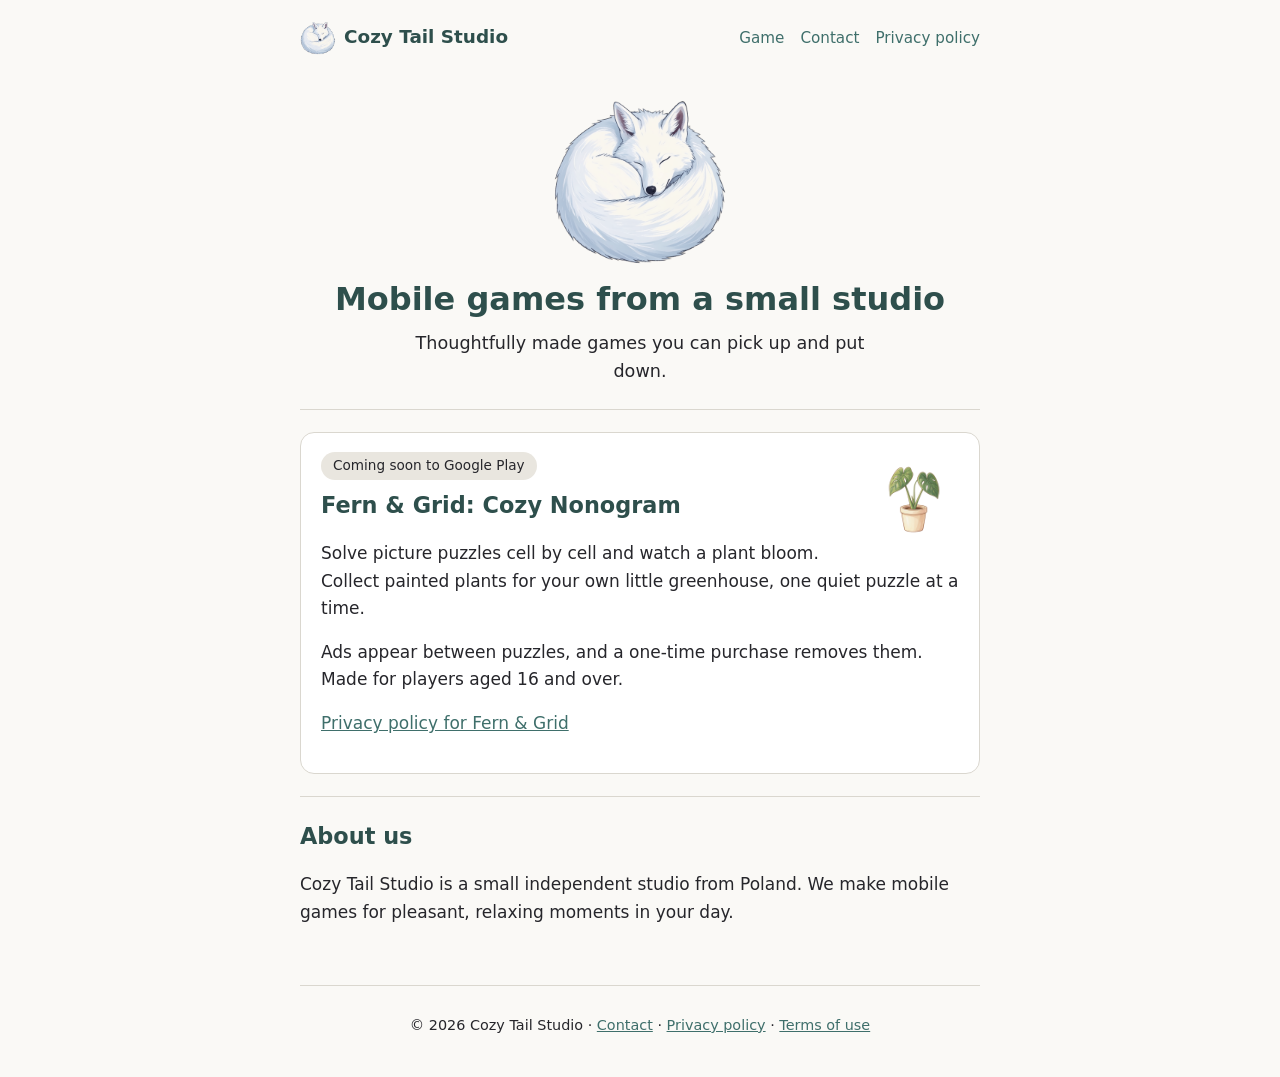
<file: index.html>
<!doctype html>
<html lang="en">
<head>
<meta charset="utf-8">
<meta name="viewport" content="width=device-width,initial-scale=1">
<title>Cozy Tail Studio - mobile games</title>
<meta name="description" content="Cozy Tail Studio makes mobile games. Home of Fern &amp; Grid: Cozy Nonogram.">
<link rel="icon" href="img/favicon.png">
<link rel="stylesheet" href="style.css">
</head>
<body>
<div class="wrap">
<header>
  <a class="brand" href="index.html"><img src="img/logo.png" alt="" style="height:36px;width:36px;vertical-align:middle;margin-right:8px">Cozy Tail Studio</a>
  <nav><a href="#game">Game</a><a href="contact.html">Contact</a><a href="privacy.html">Privacy policy</a></nav>
</header>

<div class="hero">
  <img src="img/logo.png" alt="Cozy Tail Studio logo: a sleeping white fox" style="width:180px;height:auto">
  <h1>Mobile games from a small studio</h1>
  <p>Thoughtfully made games you can pick up and put down.</p>
</div>

<section id="game">
  <div class="card">
    <img src="img/monstera.png" alt="" style="float:right;width:90px;margin:0 0 8px 12px"><span class="badge">Coming soon to Google Play</span>
    <h2>Fern &amp; Grid: Cozy Nonogram</h2>
    <p>Solve picture puzzles cell by cell and watch a plant bloom. Collect painted plants for your own little greenhouse, one quiet puzzle at a time.</p>
    <p>Ads appear between puzzles, and a one-time purchase removes them. Made for players aged 16 and over.</p>
    <p><a href="privacy.html">Privacy policy for Fern &amp; Grid</a></p>
  </div>
</section>

<section id="about">
  <h2>About us</h2>
  <p>Cozy Tail Studio is a small independent studio from Poland. We make mobile games for pleasant, relaxing moments in your day.</p>
</section>

<footer>&copy; 2026 Cozy Tail Studio &middot; <a href="contact.html">Contact</a> &middot; <a href="privacy.html">Privacy policy</a> &middot; <a href="terms.html">Terms of use</a></footer>
</div>
</body>
</html>
</file>
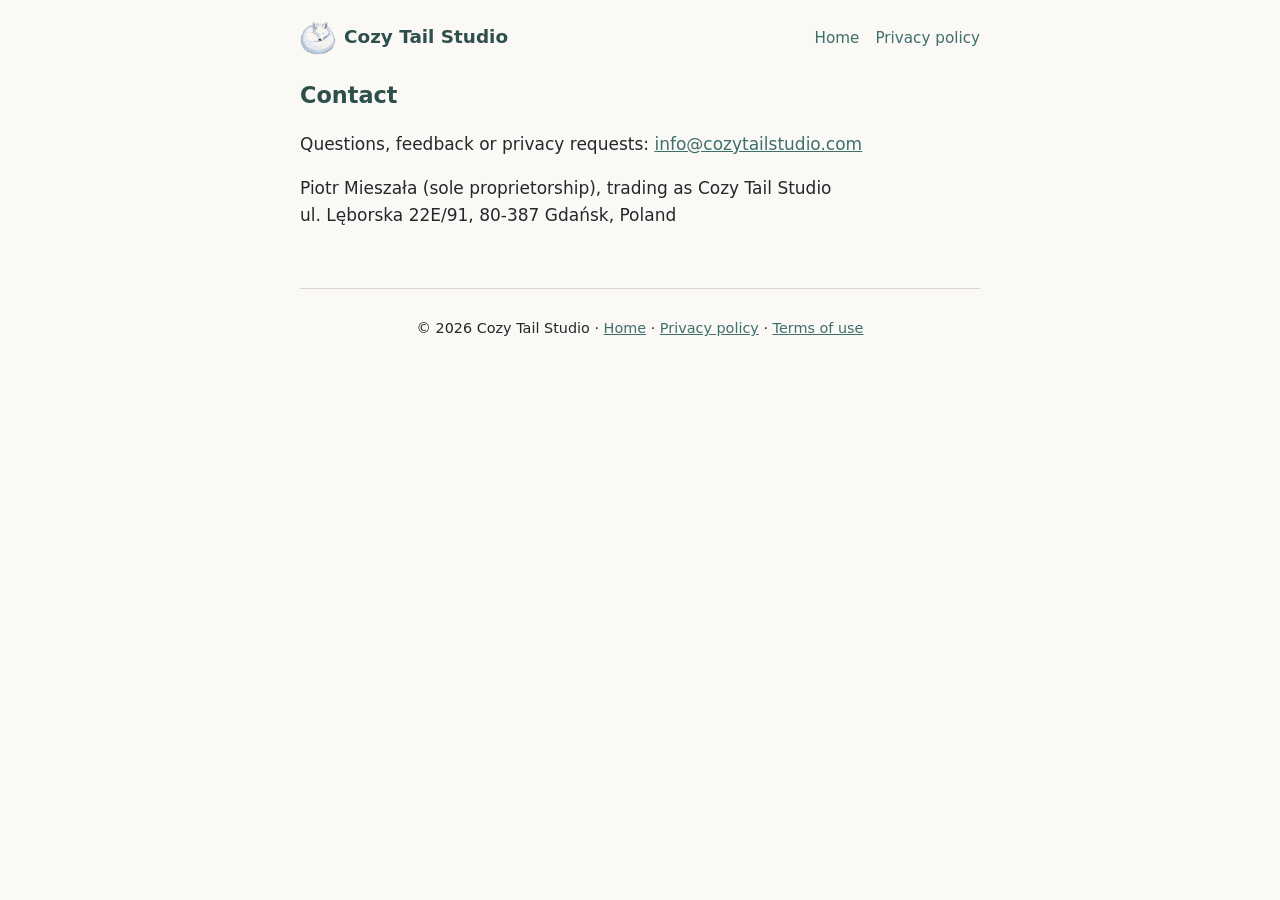
<file: contact.html>
<!doctype html>
<html lang="en">
<head>
<meta charset="utf-8">
<meta name="viewport" content="width=device-width,initial-scale=1">
<title>Contact - Cozy Tail Studio</title>
<link rel="icon" href="img/favicon.png">
<link rel="stylesheet" href="style.css">
</head>
<body>
<div class="wrap">
<header><a class="brand" href="index.html"><img src="img/logo.png" alt="" style="height:36px;width:36px;vertical-align:middle;margin-right:8px">Cozy Tail Studio</a><nav><a href="index.html">Home</a><a href="privacy.html">Privacy policy</a></nav></header>
<section style="border:0">
<h2>Contact</h2>
<p>Questions, feedback or privacy requests: <a href="mailto:info@cozytailstudio.com">info@cozytailstudio.com</a></p>
<p>Piotr Mieszała (sole proprietorship), trading as Cozy Tail Studio<br>ul. Lęborska 22E/91, 80-387 Gdańsk, Poland</p>
</section>
<footer>&copy; 2026 Cozy Tail Studio &middot; <a href="index.html">Home</a> &middot; <a href="privacy.html">Privacy policy</a> &middot; <a href="terms.html">Terms of use</a></footer>
</div></body></html>
</file>
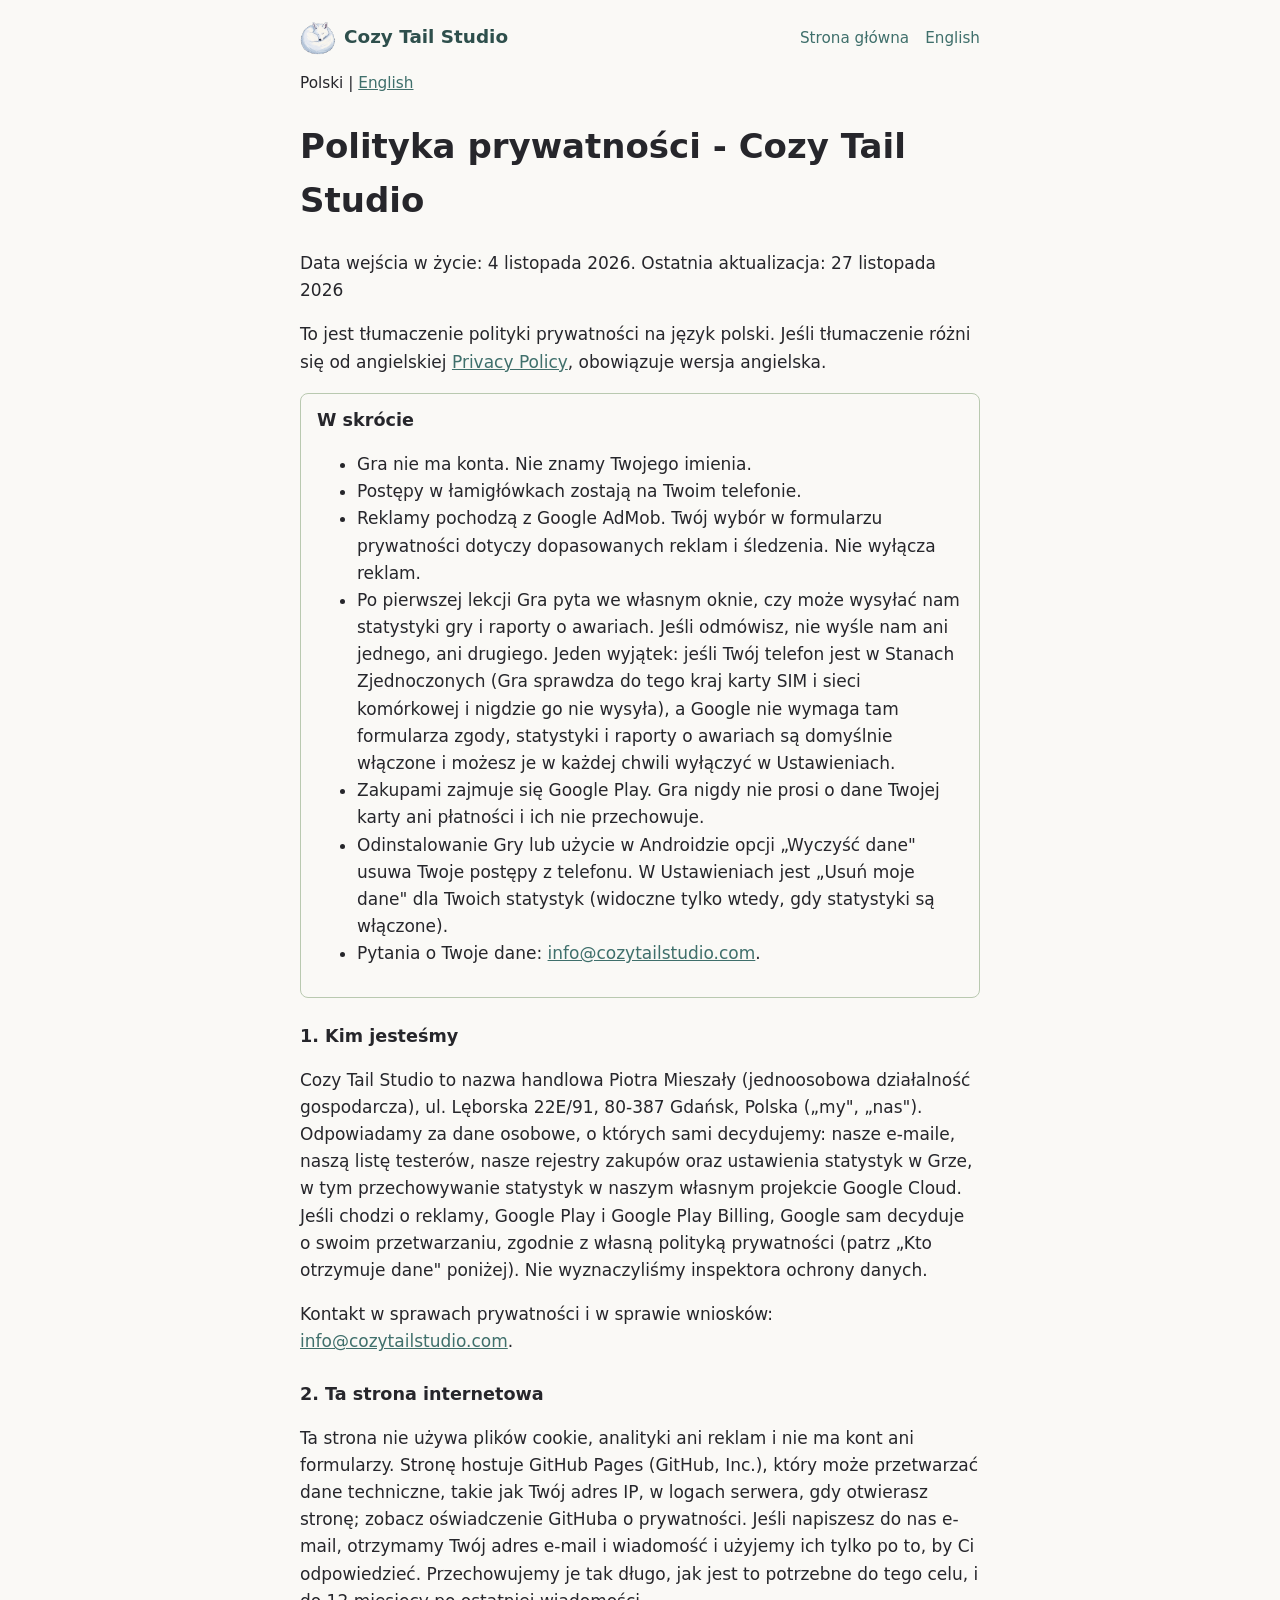
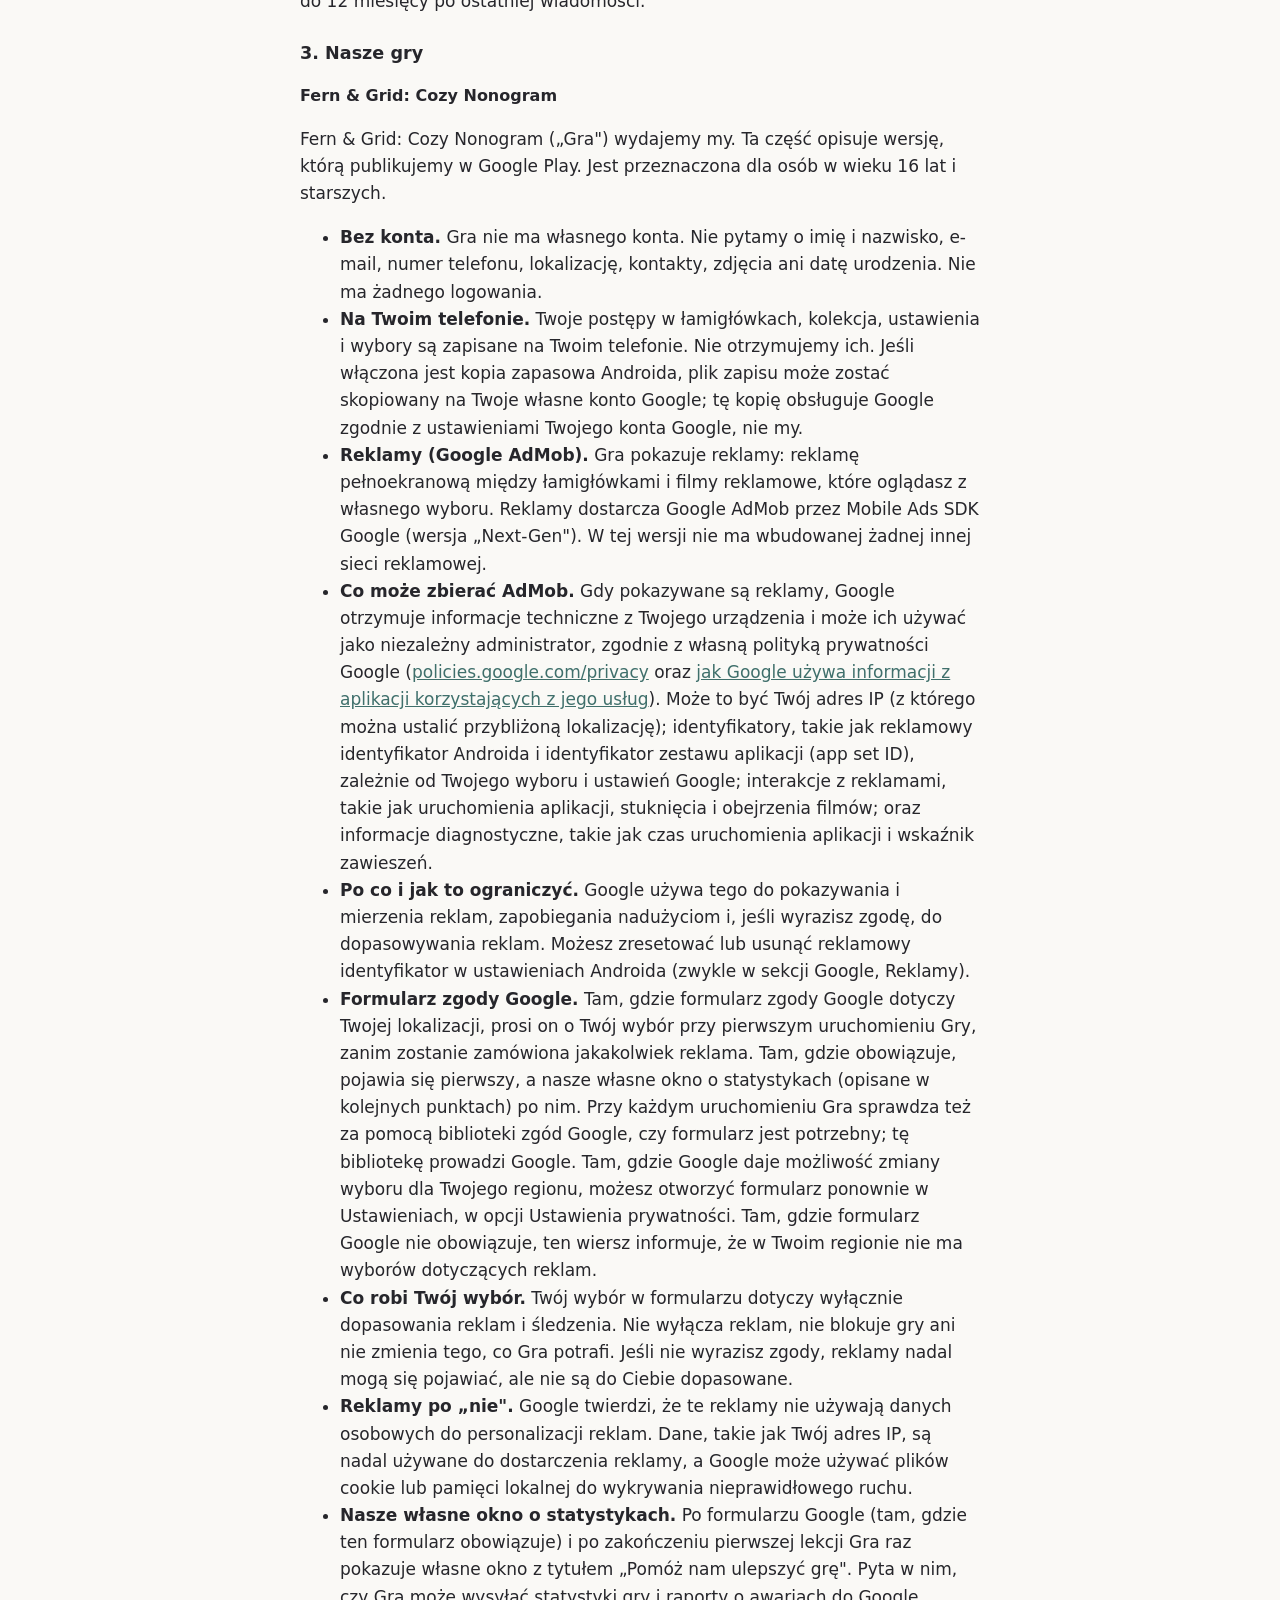
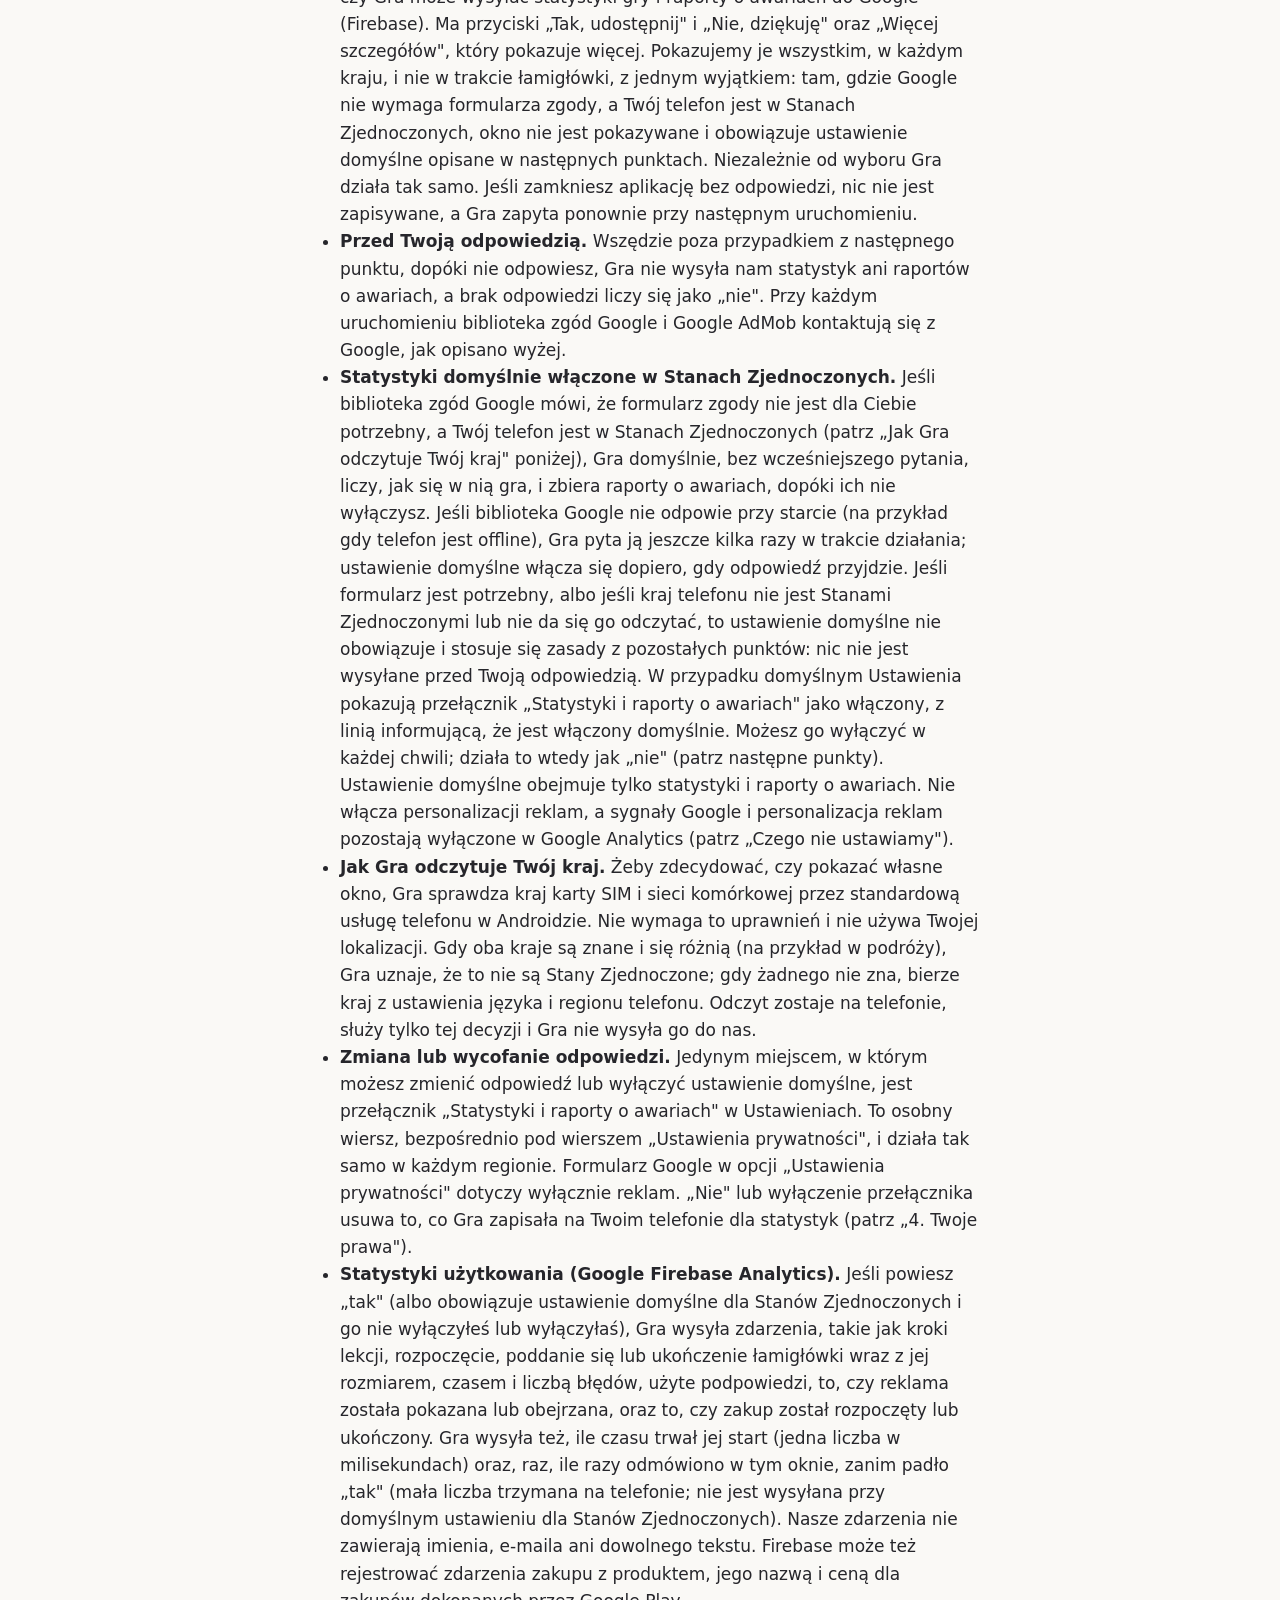
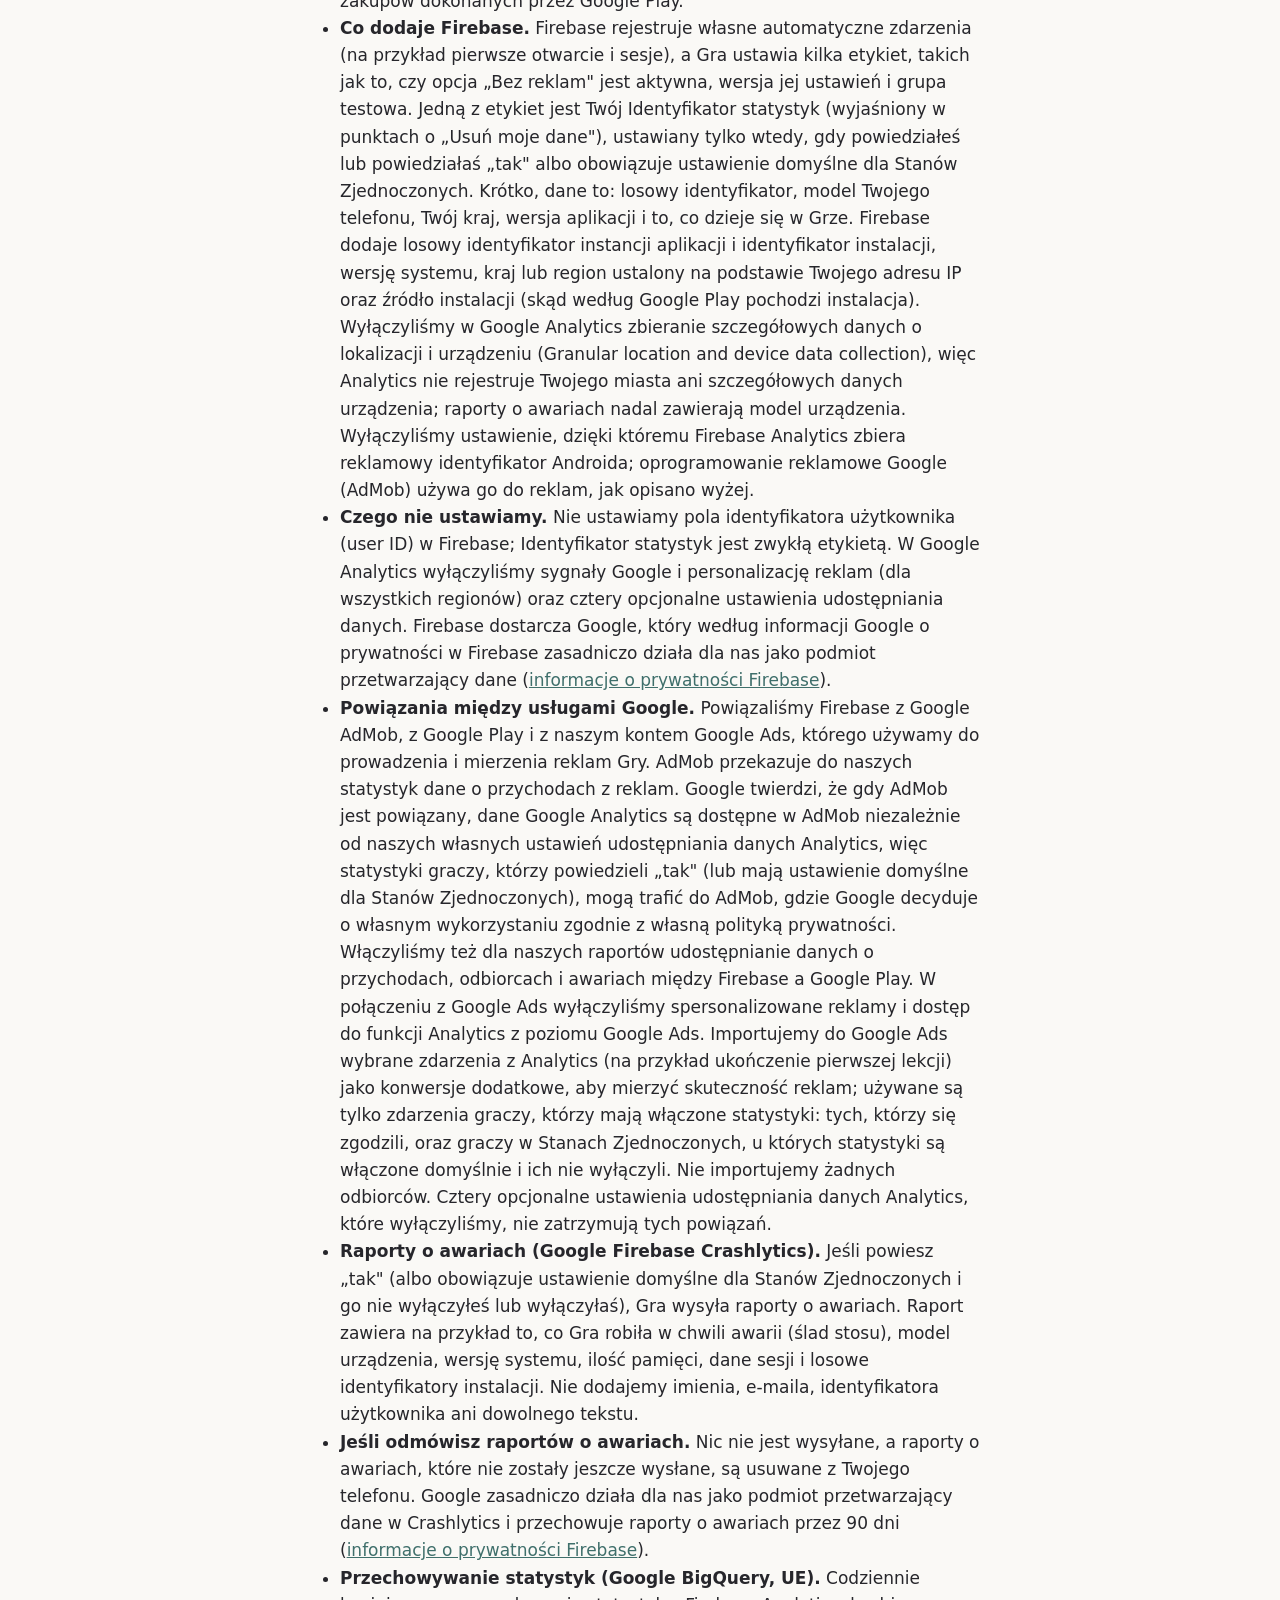
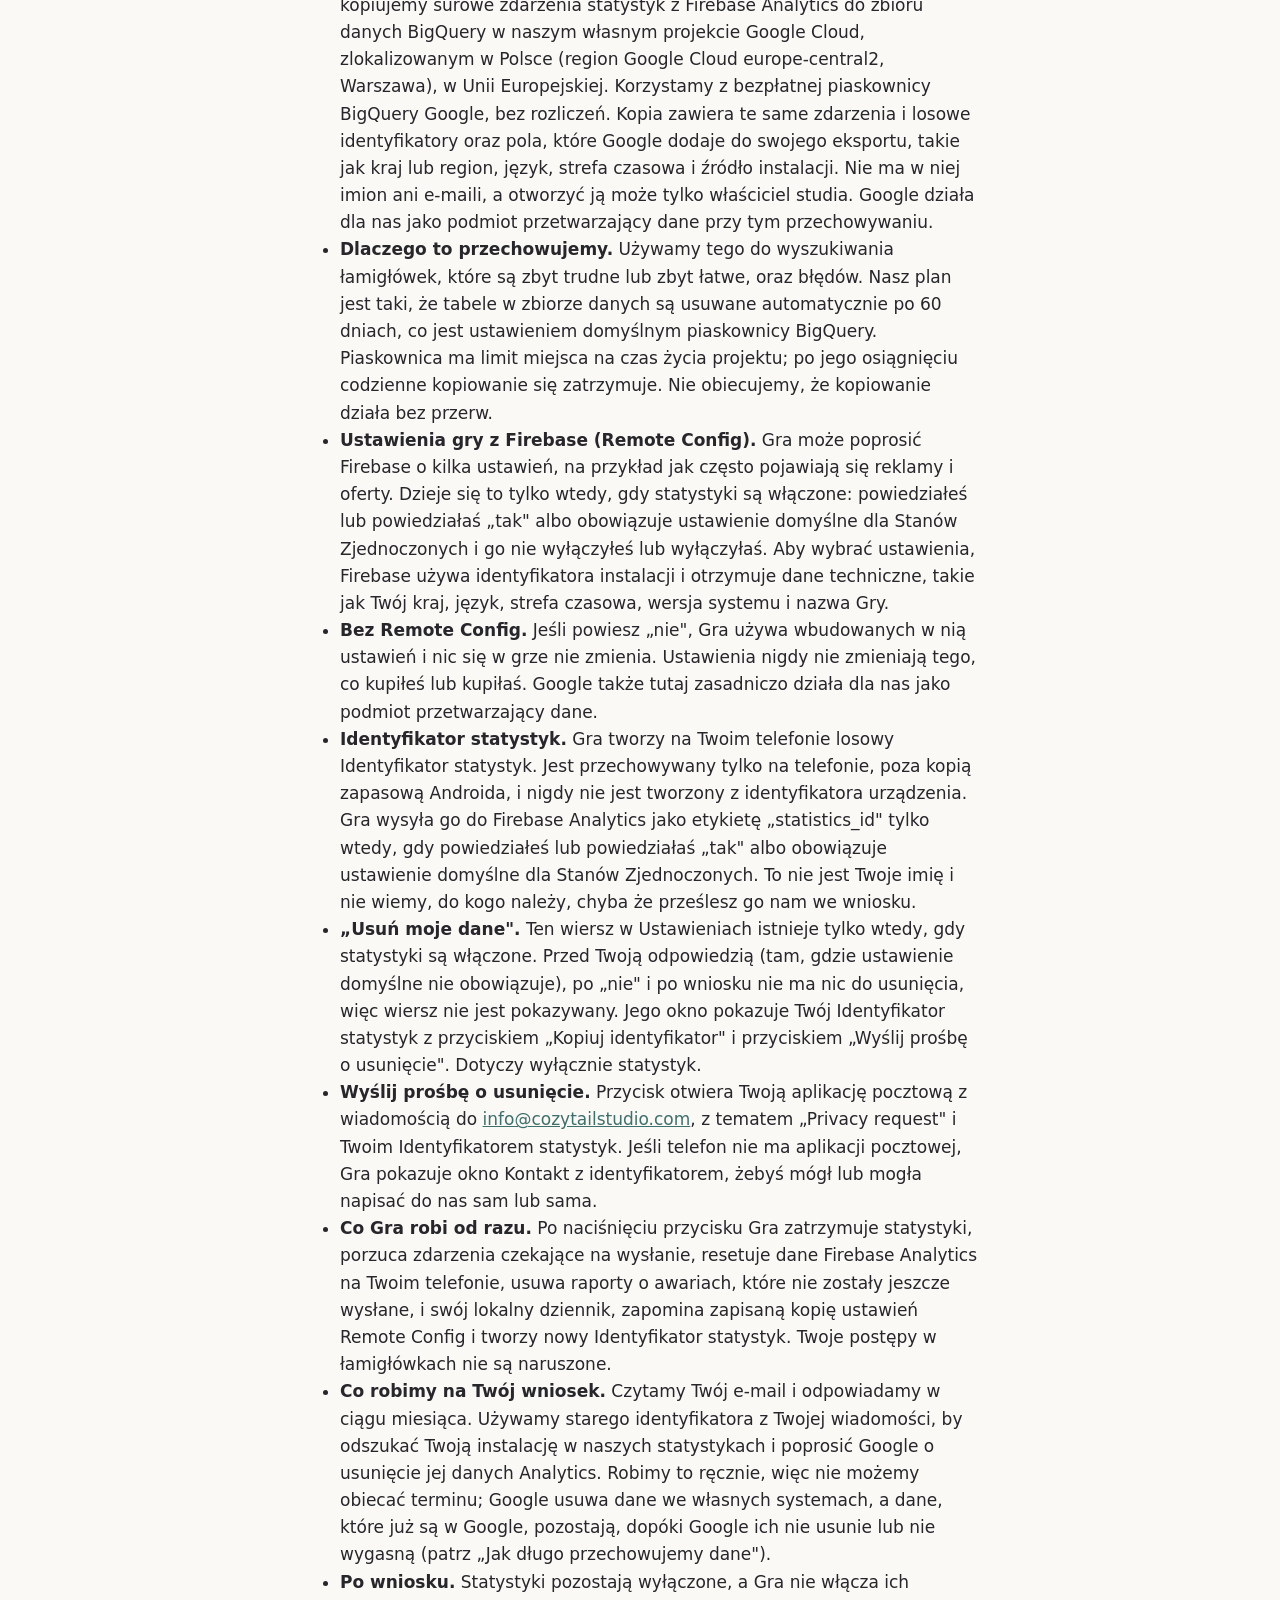
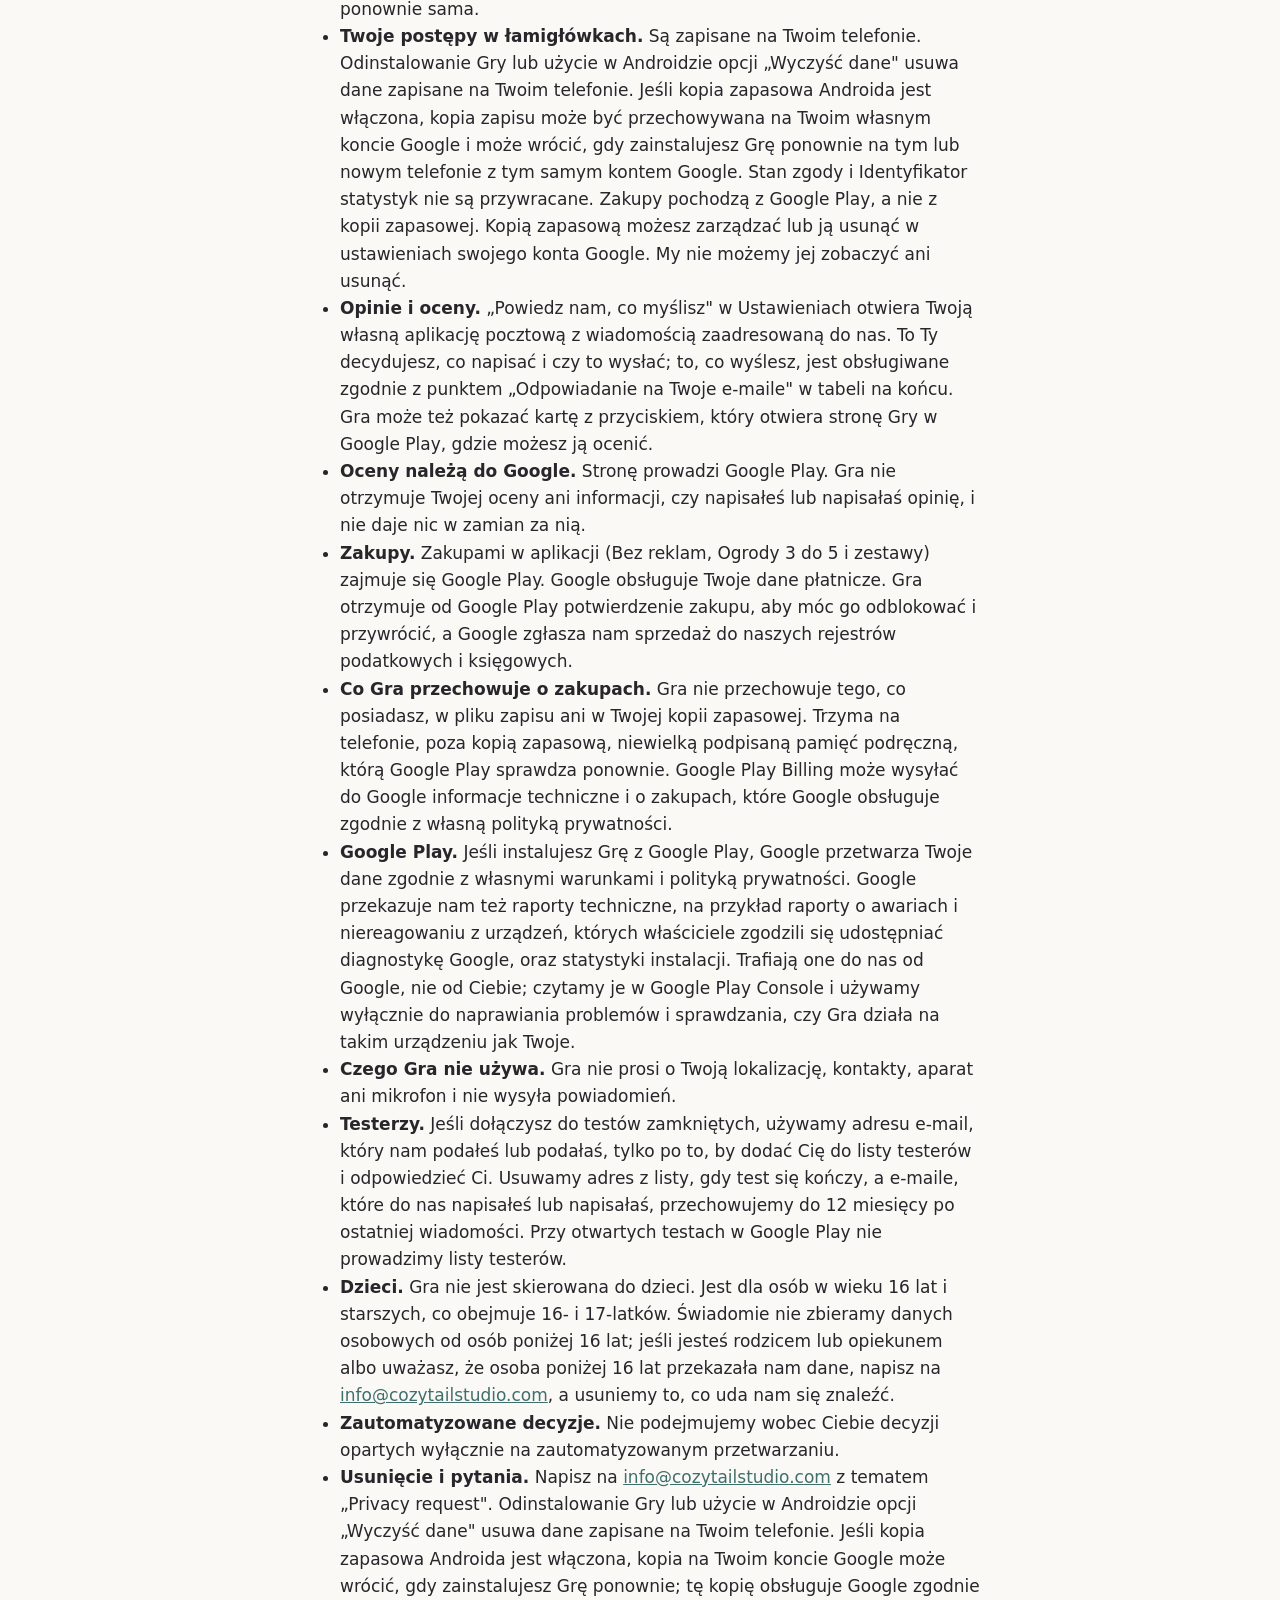
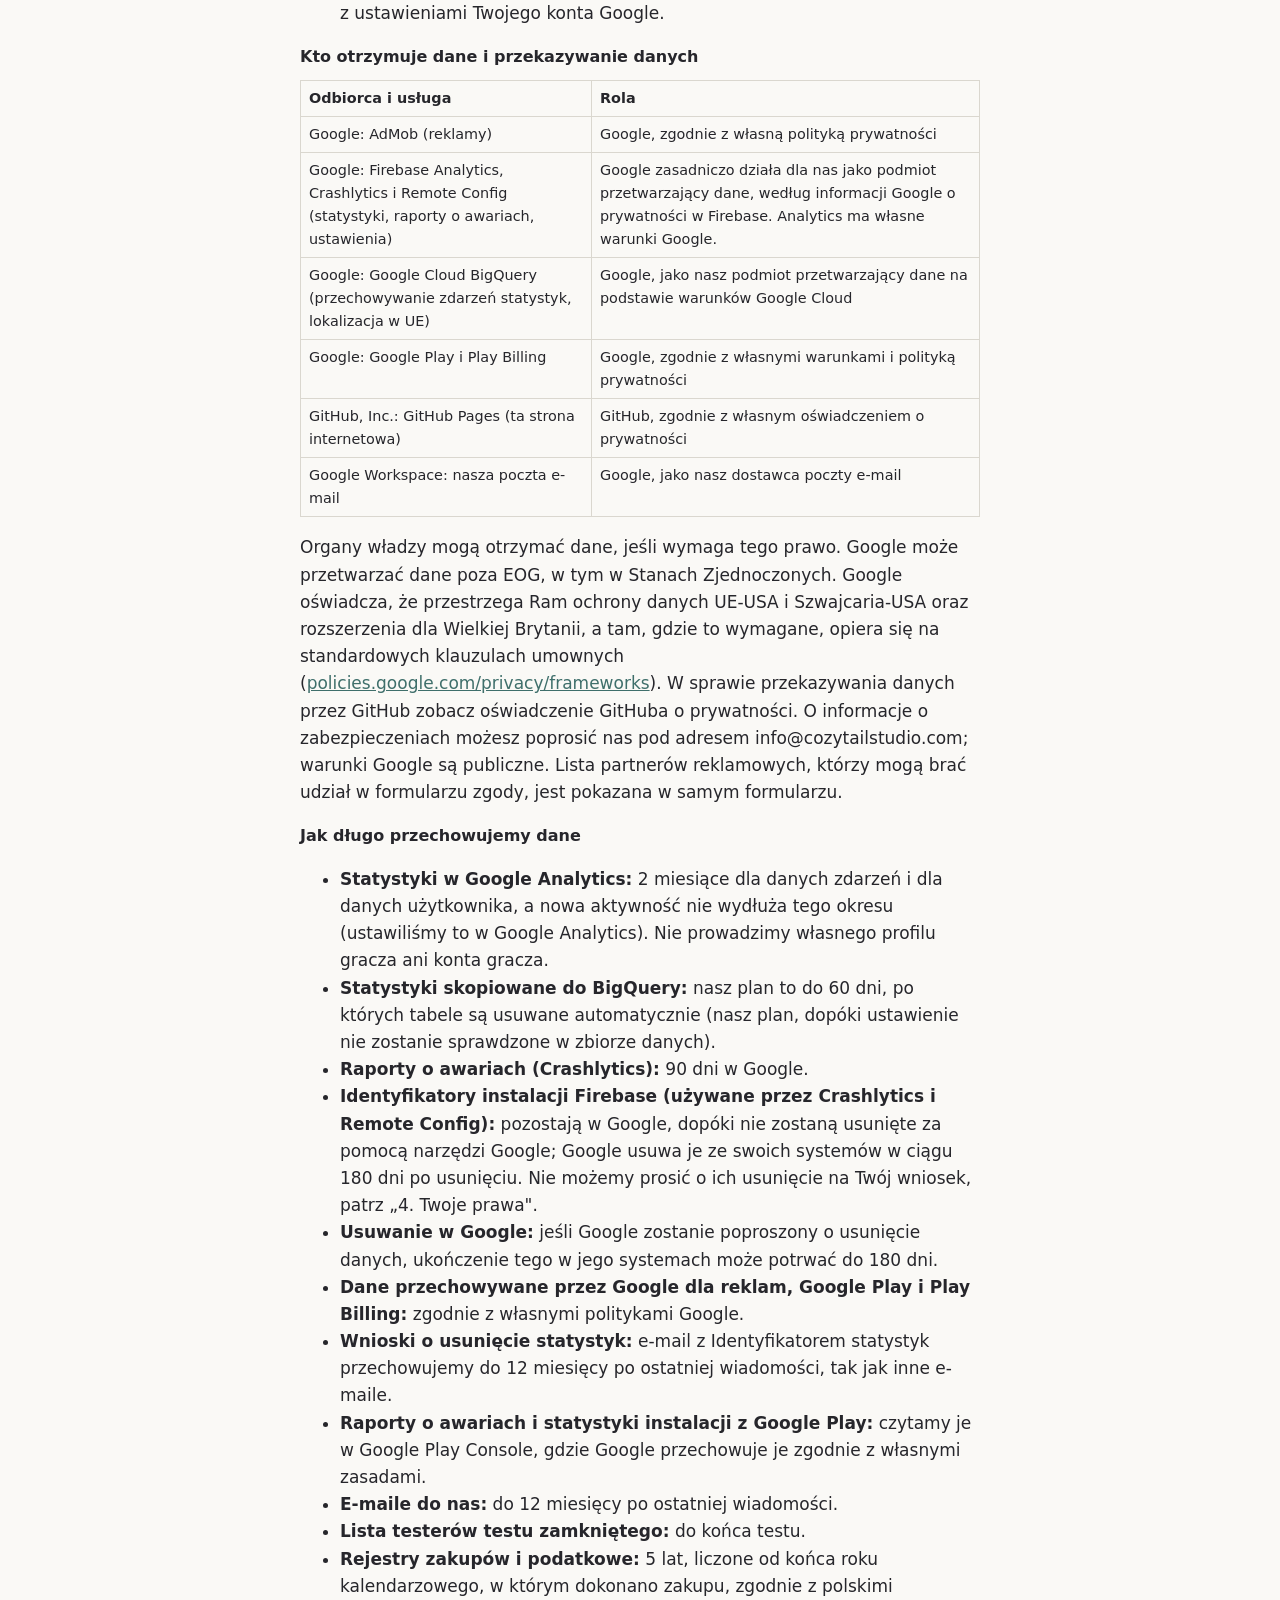
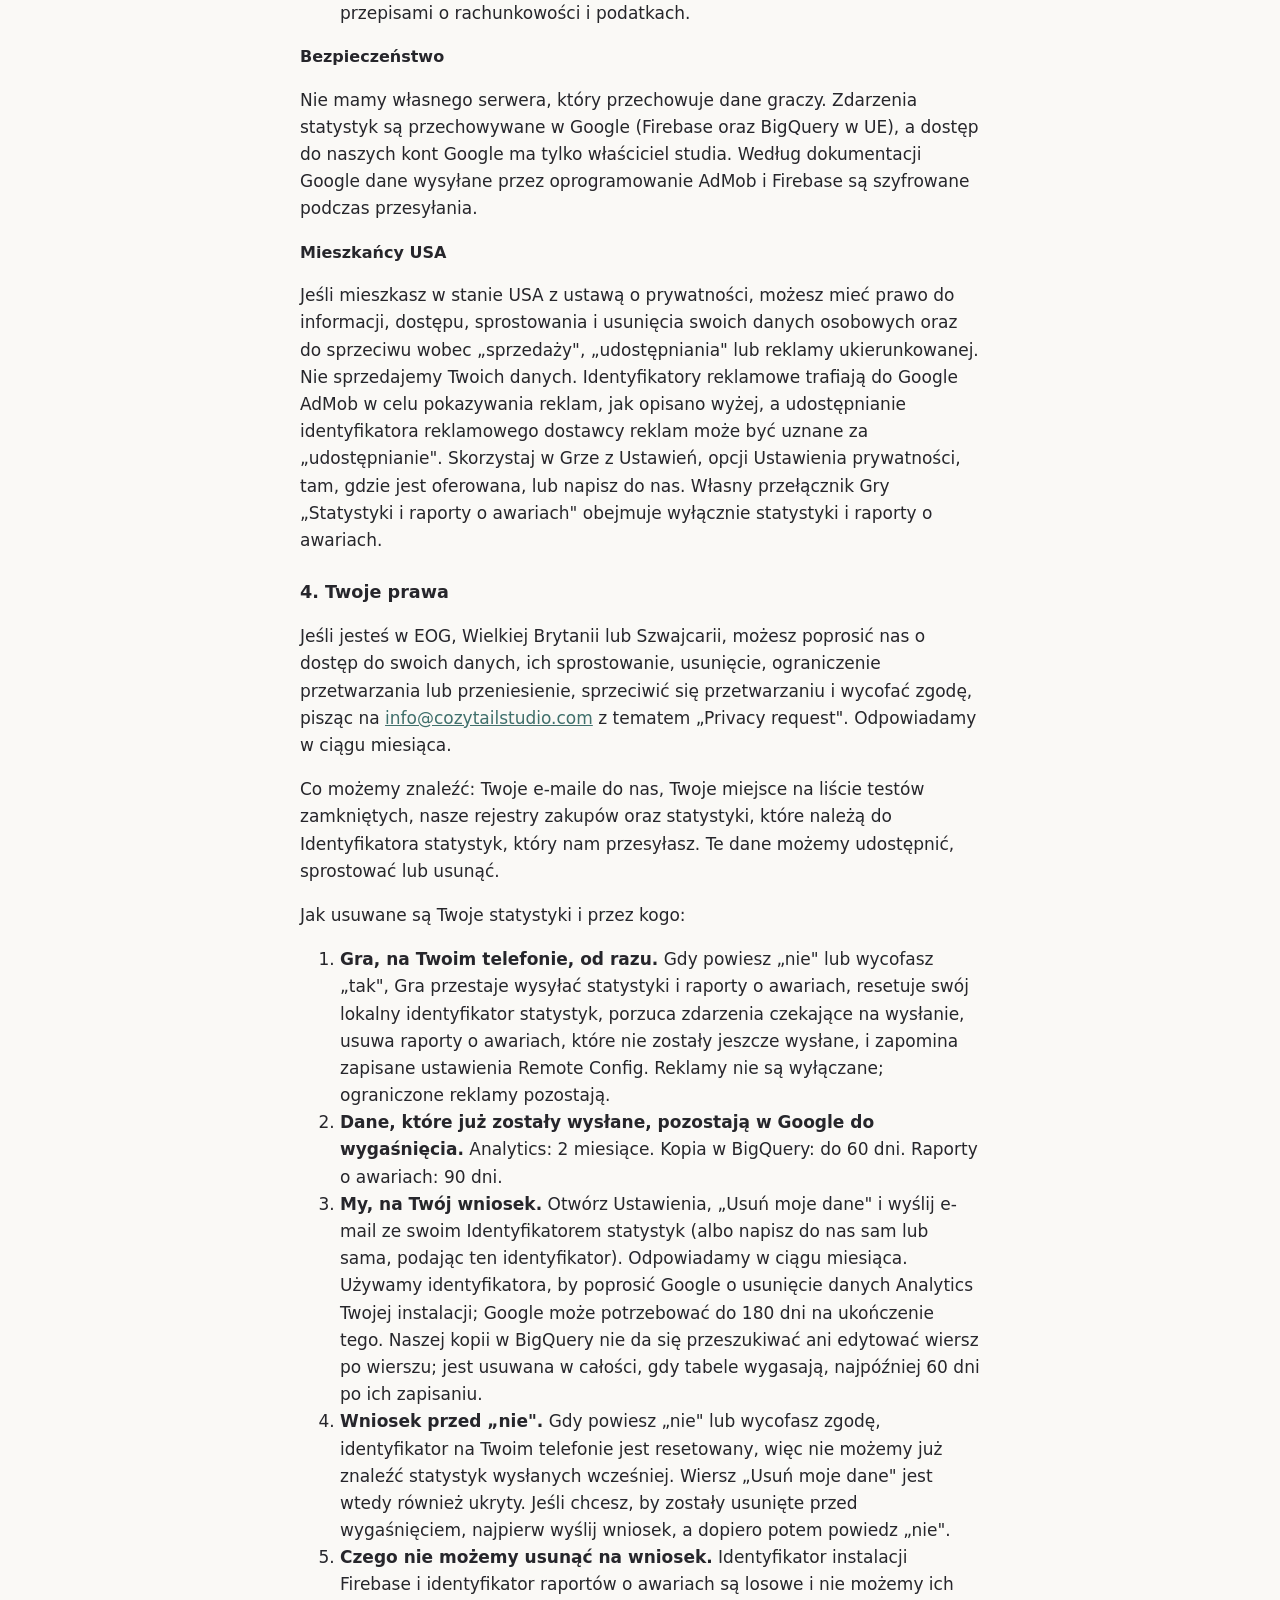
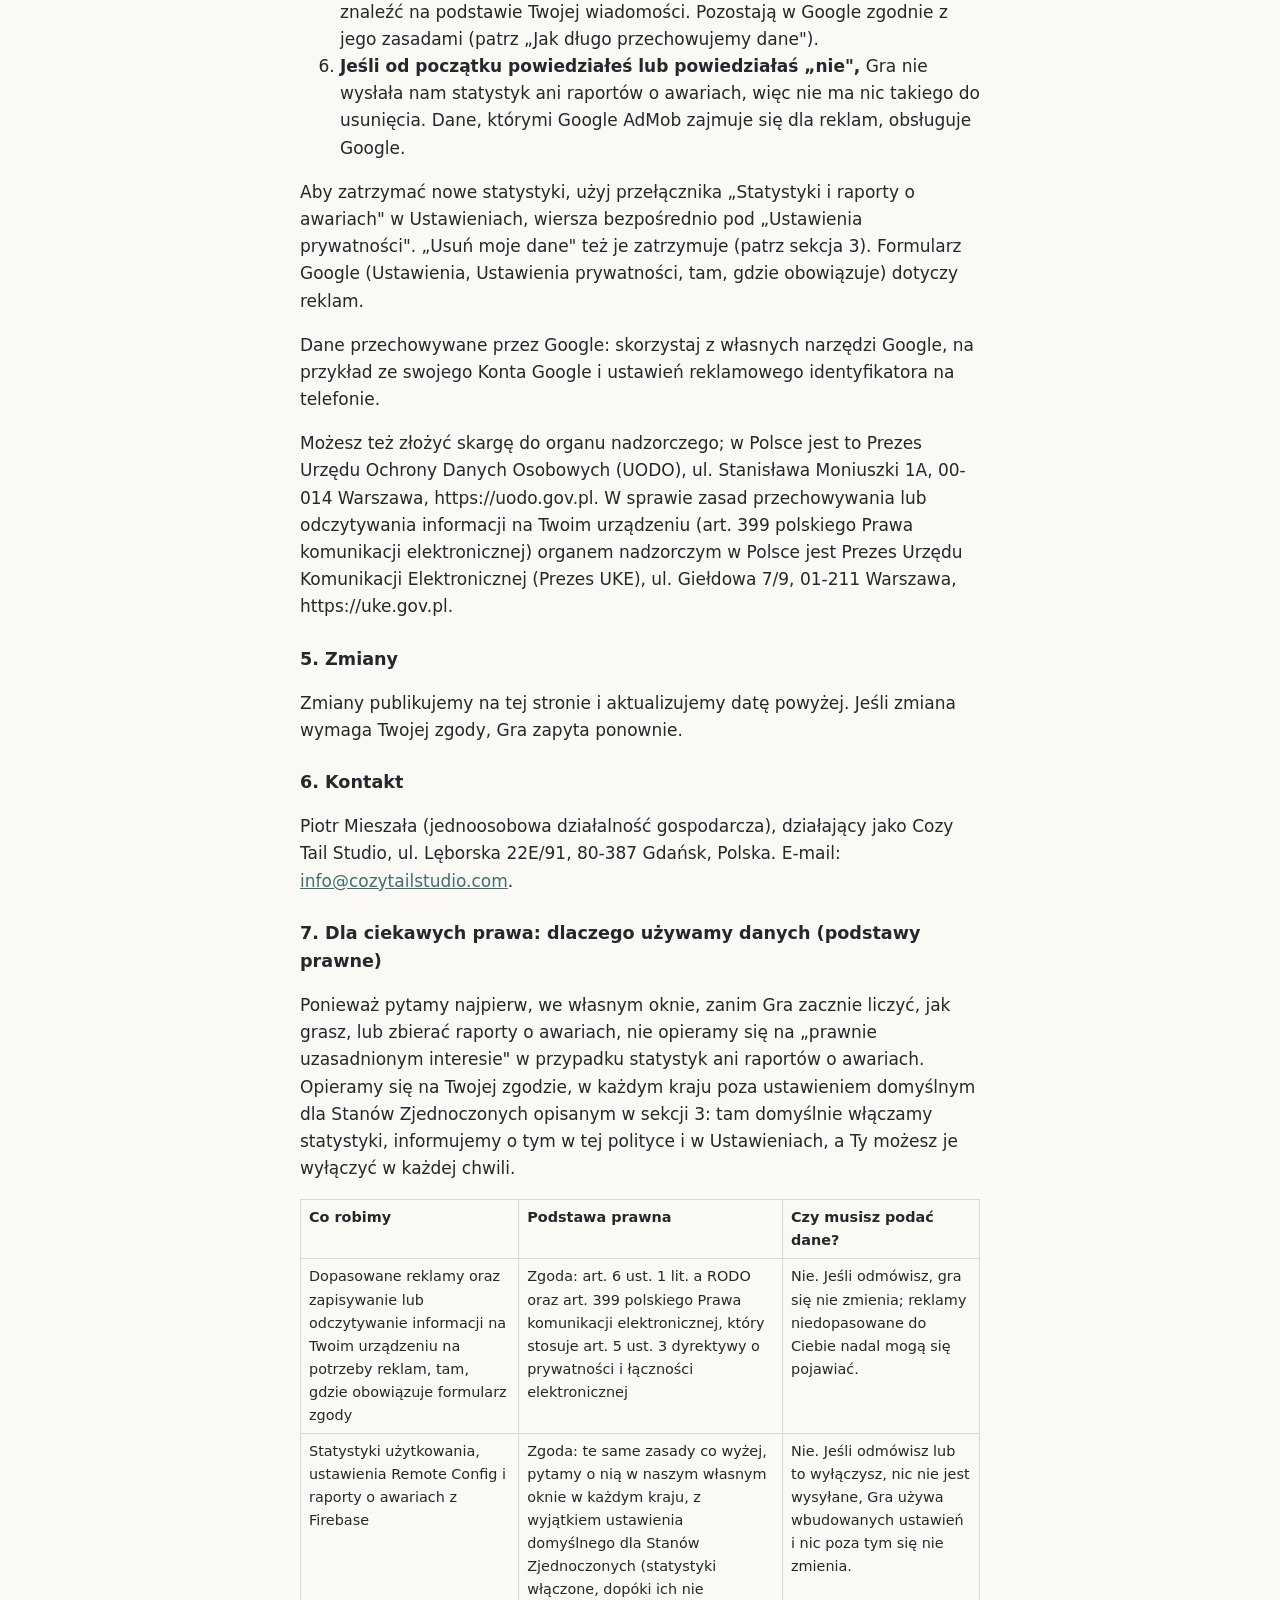
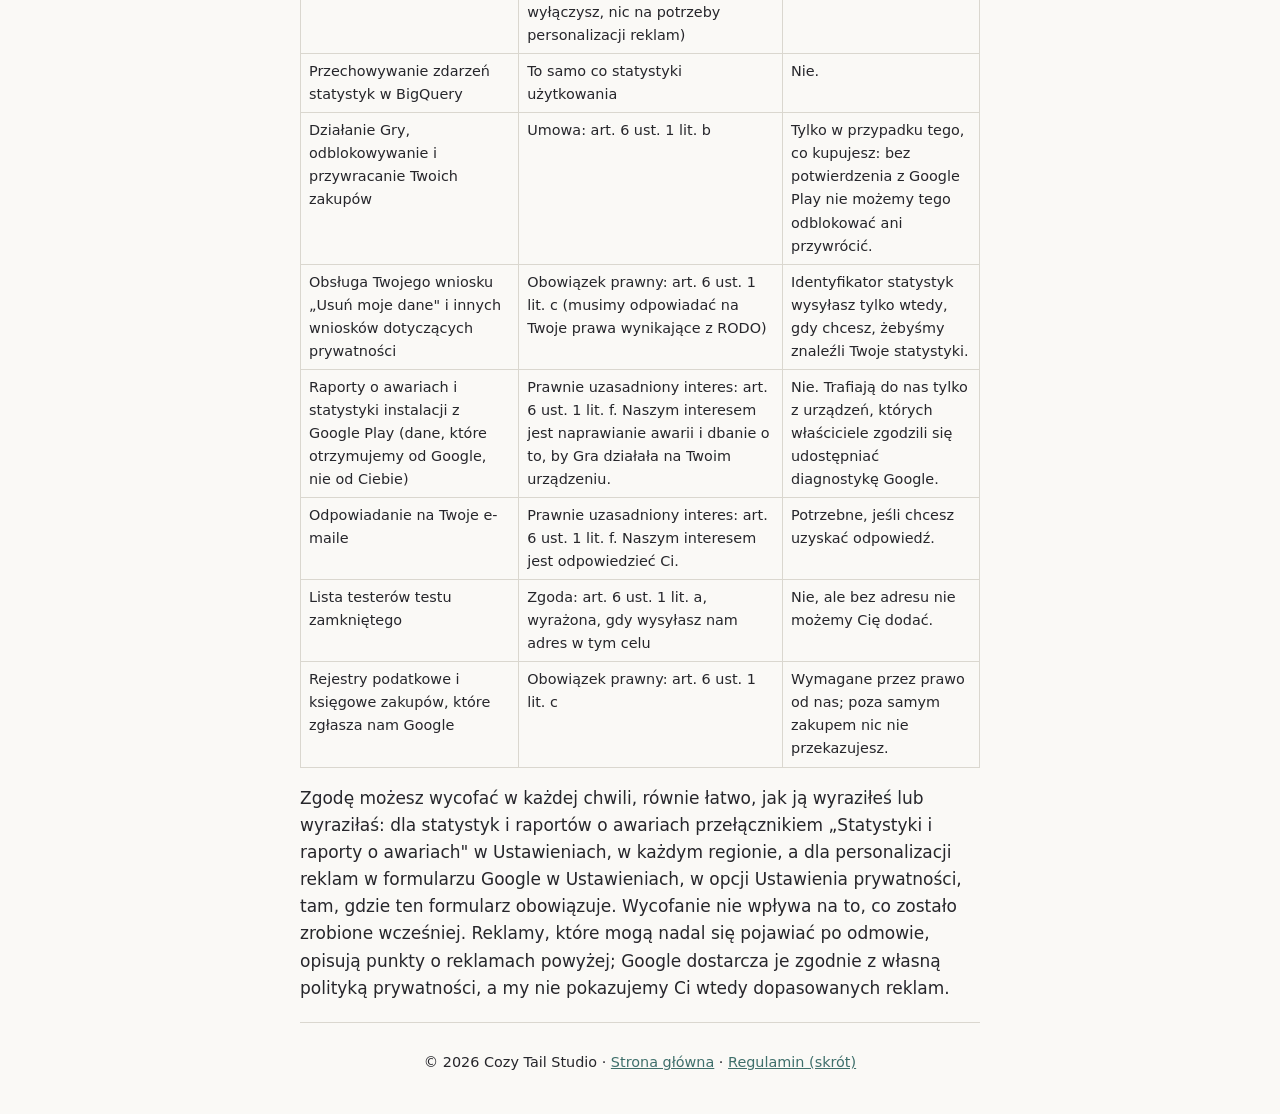
<file: privacy-pl.html>
<!doctype html>
<html lang="pl">
<head>
<meta charset="utf-8">
<meta name="viewport" content="width=device-width,initial-scale=1">
<title>Polityka prywatności - Cozy Tail Studio</title>
<link rel="icon" href="img/favicon.png">
<link rel="stylesheet" href="style.css">
</head>
<body>
<div class="wrap">
<header><a class="brand" href="index.html"><img src="img/logo.png" alt="" style="height:36px;width:36px;vertical-align:middle;margin-right:8px">Cozy Tail Studio</a><nav><a href="index.html">Strona główna</a><a href="privacy.html" lang="en" hreflang="en">English</a></nav></header>
<div class="policy">
<p style="font-size:0.9em">Polski | <a href="privacy.html" lang="en" hreflang="en">English</a></p>
<h1>Polityka prywatności - Cozy Tail Studio</h1>
<p>Data wejścia w życie: 4 listopada 2026. Ostatnia aktualizacja: 27 listopada 2026</p>
<p>To jest tłumaczenie polityki prywatności na język polski. Jeśli tłumaczenie różni się od angielskiej <a href="privacy.html" lang="en" hreflang="en">Privacy Policy</a>, obowiązuje wersja angielska.</p>
<div style="border:1px solid #b9c9b0;border-radius:8px;padding:12px 16px;margin:12px 0">
<h3 style="margin-top:0">W skrócie</h3>
<ul>
<li>Gra nie ma konta. Nie znamy Twojego imienia.</li>
<li>Postępy w łamigłówkach zostają na Twoim telefonie.</li>
<li>Reklamy pochodzą z Google AdMob. Twój wybór w formularzu prywatności dotyczy dopasowanych reklam i śledzenia. Nie wyłącza reklam.</li>
<li>Po pierwszej lekcji Gra pyta we własnym oknie, czy może wysyłać nam statystyki gry i raporty o awariach. Jeśli odmówisz, nie wyśle nam ani jednego, ani drugiego. Jeden wyjątek: jeśli Twój telefon jest w Stanach Zjednoczonych (Gra sprawdza do tego kraj karty SIM i sieci komórkowej i nigdzie go nie wysyła), a Google nie wymaga tam formularza zgody, statystyki i raporty o awariach są domyślnie włączone i możesz je w każdej chwili wyłączyć w Ustawieniach.</li>
<li>Zakupami zajmuje się Google Play. Gra nigdy nie prosi o dane Twojej karty ani płatności i ich nie przechowuje.</li>
<li>Odinstalowanie Gry lub użycie w Androidzie opcji „Wyczyść dane" usuwa Twoje postępy z telefonu. W Ustawieniach jest „Usuń moje dane" dla Twoich statystyk (widoczne tylko wtedy, gdy statystyki są włączone).</li>
<li>Pytania o Twoje dane: <a href="mailto:info@cozytailstudio.com">info@cozytailstudio.com</a>.</li>
</ul>
</div>
<h3>1. Kim jesteśmy</h3>
<p>Cozy Tail Studio to nazwa handlowa Piotra Mieszały (jednoosobowa działalność gospodarcza), ul. Lęborska 22E/91, 80-387 Gdańsk, Polska („my", „nas"). Odpowiadamy za dane osobowe, o których sami decydujemy: nasze e-maile, naszą listę testerów, nasze rejestry zakupów oraz ustawienia statystyk w Grze, w tym przechowywanie statystyk w naszym własnym projekcie Google Cloud. Jeśli chodzi o reklamy, Google Play i Google Play Billing, Google sam decyduje o swoim przetwarzaniu, zgodnie z własną polityką prywatności (patrz „Kto otrzymuje dane" poniżej). Nie wyznaczyliśmy inspektora ochrony danych.</p>
<p>Kontakt w sprawach prywatności i w sprawie wniosków: <a href="mailto:info@cozytailstudio.com">info@cozytailstudio.com</a>.</p>
<h3>2. Ta strona internetowa</h3>
<p>Ta strona nie używa plików cookie, analityki ani reklam i nie ma kont ani formularzy. Stronę hostuje GitHub Pages (GitHub, Inc.), który może przetwarzać dane techniczne, takie jak Twój adres IP, w logach serwera, gdy otwierasz stronę; zobacz oświadczenie GitHuba o prywatności. Jeśli napiszesz do nas e-mail, otrzymamy Twój adres e-mail i wiadomość i użyjemy ich tylko po to, by Ci odpowiedzieć. Przechowujemy je tak długo, jak jest to potrzebne do tego celu, i do 12 miesięcy po ostatniej wiadomości.</p>
<h3>3. Nasze gry</h3>
<h4>Fern &amp; Grid: Cozy Nonogram</h4>
<p>Fern &amp; Grid: Cozy Nonogram („Gra") wydajemy my. Ta część opisuje wersję, którą publikujemy w Google Play. Jest przeznaczona dla osób w wieku 16 lat i starszych.</p>
<ul>
<li><strong>Bez konta.</strong> Gra nie ma własnego konta. Nie pytamy o imię i nazwisko, e-mail, numer telefonu, lokalizację, kontakty, zdjęcia ani datę urodzenia. Nie ma żadnego logowania.</li>
<li><strong>Na Twoim telefonie.</strong> Twoje postępy w łamigłówkach, kolekcja, ustawienia i wybory są zapisane na Twoim telefonie. Nie otrzymujemy ich. Jeśli włączona jest kopia zapasowa Androida, plik zapisu może zostać skopiowany na Twoje własne konto Google; tę kopię obsługuje Google zgodnie z ustawieniami Twojego konta Google, nie my.</li>
<li><strong>Reklamy (Google AdMob).</strong> Gra pokazuje reklamy: reklamę pełnoekranową między łamigłówkami i filmy reklamowe, które oglądasz z własnego wyboru. Reklamy dostarcza Google AdMob przez Mobile Ads SDK Google (wersja „Next-Gen"). W tej wersji nie ma wbudowanej żadnej innej sieci reklamowej.</li>
<li><strong>Co może zbierać AdMob.</strong> Gdy pokazywane są reklamy, Google otrzymuje informacje techniczne z Twojego urządzenia i może ich używać jako niezależny administrator, zgodnie z własną polityką prywatności Google (<a href="https://policies.google.com/privacy">policies.google.com/privacy</a> oraz <a href="https://policies.google.com/technologies/partner-sites">jak Google używa informacji z aplikacji korzystających z jego usług</a>). Może to być Twój adres IP (z którego można ustalić przybliżoną lokalizację); identyfikatory, takie jak reklamowy identyfikator Androida i identyfikator zestawu aplikacji (app set ID), zależnie od Twojego wyboru i ustawień Google; interakcje z reklamami, takie jak uruchomienia aplikacji, stuknięcia i obejrzenia filmów; oraz informacje diagnostyczne, takie jak czas uruchomienia aplikacji i wskaźnik zawieszeń.</li>
<li><strong>Po co i jak to ograniczyć.</strong> Google używa tego do pokazywania i mierzenia reklam, zapobiegania nadużyciom i, jeśli wyrazisz zgodę, do dopasowywania reklam. Możesz zresetować lub usunąć reklamowy identyfikator w ustawieniach Androida (zwykle w sekcji Google, Reklamy).</li>
<li><strong>Formularz zgody Google.</strong> Tam, gdzie formularz zgody Google dotyczy Twojej lokalizacji, prosi on o Twój wybór przy pierwszym uruchomieniu Gry, zanim zostanie zamówiona jakakolwiek reklama. Tam, gdzie obowiązuje, pojawia się pierwszy, a nasze własne okno o statystykach (opisane w kolejnych punktach) po nim. Przy każdym uruchomieniu Gra sprawdza też za pomocą biblioteki zgód Google, czy formularz jest potrzebny; tę bibliotekę prowadzi Google. Tam, gdzie Google daje możliwość zmiany wyboru dla Twojego regionu, możesz otworzyć formularz ponownie w Ustawieniach, w opcji Ustawienia prywatności. Tam, gdzie formularz Google nie obowiązuje, ten wiersz informuje, że w Twoim regionie nie ma wyborów dotyczących reklam.</li>
<li><strong>Co robi Twój wybór.</strong> Twój wybór w formularzu dotyczy wyłącznie dopasowania reklam i śledzenia. Nie wyłącza reklam, nie blokuje gry ani nie zmienia tego, co Gra potrafi. Jeśli nie wyrazisz zgody, reklamy nadal mogą się pojawiać, ale nie są do Ciebie dopasowane.</li>
<li><strong>Reklamy po „nie".</strong> Google twierdzi, że te reklamy nie używają danych osobowych do personalizacji reklam. Dane, takie jak Twój adres IP, są nadal używane do dostarczenia reklamy, a Google może używać plików cookie lub pamięci lokalnej do wykrywania nieprawidłowego ruchu.</li>
<li><strong>Nasze własne okno o statystykach.</strong> Po formularzu Google (tam, gdzie ten formularz obowiązuje) i po zakończeniu pierwszej lekcji Gra raz pokazuje własne okno z tytułem „Pomóż nam ulepszyć grę". Pyta w nim, czy Gra może wysyłać statystyki gry i raporty o awariach do Google (Firebase). Ma przyciski „Tak, udostępnij" i „Nie, dziękuję" oraz „Więcej szczegółów", który pokazuje więcej. Pokazujemy je wszystkim, w każdym kraju, i nie w trakcie łamigłówki, z jednym wyjątkiem: tam, gdzie Google nie wymaga formularza zgody, a Twój telefon jest w Stanach Zjednoczonych, okno nie jest pokazywane i obowiązuje ustawienie domyślne opisane w następnych punktach. Niezależnie od wyboru Gra działa tak samo. Jeśli zamkniesz aplikację bez odpowiedzi, nic nie jest zapisywane, a Gra zapyta ponownie przy następnym uruchomieniu.</li>
<li><strong>Przed Twoją odpowiedzią.</strong> Wszędzie poza przypadkiem z następnego punktu, dopóki nie odpowiesz, Gra nie wysyła nam statystyk ani raportów o awariach, a brak odpowiedzi liczy się jako „nie". Przy każdym uruchomieniu biblioteka zgód Google i Google AdMob kontaktują się z Google, jak opisano wyżej.</li>
<li><strong>Statystyki domyślnie włączone w Stanach Zjednoczonych.</strong> Jeśli biblioteka zgód Google mówi, że formularz zgody nie jest dla Ciebie potrzebny, a Twój telefon jest w Stanach Zjednoczonych (patrz „Jak Gra odczytuje Twój kraj" poniżej), Gra domyślnie, bez wcześniejszego pytania, liczy, jak się w nią gra, i zbiera raporty o awariach, dopóki ich nie wyłączysz. Jeśli biblioteka Google nie odpowie przy starcie (na przykład gdy telefon jest offline), Gra pyta ją jeszcze kilka razy w trakcie działania; ustawienie domyślne włącza się dopiero, gdy odpowiedź przyjdzie. Jeśli formularz jest potrzebny, albo jeśli kraj telefonu nie jest Stanami Zjednoczonymi lub nie da się go odczytać, to ustawienie domyślne nie obowiązuje i stosuje się zasady z pozostałych punktów: nic nie jest wysyłane przed Twoją odpowiedzią. W przypadku domyślnym Ustawienia pokazują przełącznik „Statystyki i raporty o awariach" jako włączony, z linią informującą, że jest włączony domyślnie. Możesz go wyłączyć w każdej chwili; działa to wtedy jak „nie" (patrz następne punkty). Ustawienie domyślne obejmuje tylko statystyki i raporty o awariach. Nie włącza personalizacji reklam, a sygnały Google i personalizacja reklam pozostają wyłączone w Google Analytics (patrz „Czego nie ustawiamy").</li>
<li><strong>Jak Gra odczytuje Twój kraj.</strong> Żeby zdecydować, czy pokazać własne okno, Gra sprawdza kraj karty SIM i sieci komórkowej przez standardową usługę telefonu w Androidzie. Nie wymaga to uprawnień i nie używa Twojej lokalizacji. Gdy oba kraje są znane i się różnią (na przykład w podróży), Gra uznaje, że to nie są Stany Zjednoczone; gdy żadnego nie zna, bierze kraj z ustawienia języka i regionu telefonu. Odczyt zostaje na telefonie, służy tylko tej decyzji i Gra nie wysyła go do nas.</li>
<li><strong>Zmiana lub wycofanie odpowiedzi.</strong> Jedynym miejscem, w którym możesz zmienić odpowiedź lub wyłączyć ustawienie domyślne, jest przełącznik „Statystyki i raporty o awariach" w Ustawieniach. To osobny wiersz, bezpośrednio pod wierszem „Ustawienia prywatności", i działa tak samo w każdym regionie. Formularz Google w opcji „Ustawienia prywatności" dotyczy wyłącznie reklam. „Nie" lub wyłączenie przełącznika usuwa to, co Gra zapisała na Twoim telefonie dla statystyk (patrz „4. Twoje prawa").</li>
<li><strong>Statystyki użytkowania (Google Firebase Analytics).</strong> Jeśli powiesz „tak" (albo obowiązuje ustawienie domyślne dla Stanów Zjednoczonych i go nie wyłączyłeś lub wyłączyłaś), Gra wysyła zdarzenia, takie jak kroki lekcji, rozpoczęcie, poddanie się lub ukończenie łamigłówki wraz z jej rozmiarem, czasem i liczbą błędów, użyte podpowiedzi, to, czy reklama została pokazana lub obejrzana, oraz to, czy zakup został rozpoczęty lub ukończony. Gra wysyła też, ile czasu trwał jej start (jedna liczba w milisekundach) oraz, raz, ile razy odmówiono w tym oknie, zanim padło „tak" (mała liczba trzymana na telefonie; nie jest wysyłana przy domyślnym ustawieniu dla Stanów Zjednoczonych). Nasze zdarzenia nie zawierają imienia, e-maila ani dowolnego tekstu. Firebase może też rejestrować zdarzenia zakupu z produktem, jego nazwą i ceną dla zakupów dokonanych przez Google Play.</li>
<li><strong>Co dodaje Firebase.</strong> Firebase rejestruje własne automatyczne zdarzenia (na przykład pierwsze otwarcie i sesje), a Gra ustawia kilka etykiet, takich jak to, czy opcja „Bez reklam" jest aktywna, wersja jej ustawień i grupa testowa. Jedną z etykiet jest Twój Identyfikator statystyk (wyjaśniony w punktach o „Usuń moje dane"), ustawiany tylko wtedy, gdy powiedziałeś lub powiedziałaś „tak" albo obowiązuje ustawienie domyślne dla Stanów Zjednoczonych. Krótko, dane to: losowy identyfikator, model Twojego telefonu, Twój kraj, wersja aplikacji i to, co dzieje się w Grze. Firebase dodaje losowy identyfikator instancji aplikacji i identyfikator instalacji, wersję systemu, kraj lub region ustalony na podstawie Twojego adresu IP oraz źródło instalacji (skąd według Google Play pochodzi instalacja). Wyłączyliśmy w Google Analytics zbieranie szczegółowych danych o lokalizacji i urządzeniu (Granular location and device data collection), więc Analytics nie rejestruje Twojego miasta ani szczegółowych danych urządzenia; raporty o awariach nadal zawierają model urządzenia. Wyłączyliśmy ustawienie, dzięki któremu Firebase Analytics zbiera reklamowy identyfikator Androida; oprogramowanie reklamowe Google (AdMob) używa go do reklam, jak opisano wyżej.</li>
<li><strong>Czego nie ustawiamy.</strong> Nie ustawiamy pola identyfikatora użytkownika (user ID) w Firebase; Identyfikator statystyk jest zwykłą etykietą. W Google Analytics wyłączyliśmy sygnały Google i personalizację reklam (dla wszystkich regionów) oraz cztery opcjonalne ustawienia udostępniania danych. Firebase dostarcza Google, który według informacji Google o prywatności w Firebase zasadniczo działa dla nas jako podmiot przetwarzający dane (<a href="https://firebase.google.com/support/privacy">informacje o prywatności Firebase</a>).</li>
<li><strong>Powiązania między usługami Google.</strong> Powiązaliśmy Firebase z Google AdMob, z Google Play i z naszym kontem Google Ads, którego używamy do prowadzenia i mierzenia reklam Gry. AdMob przekazuje do naszych statystyk dane o przychodach z reklam. Google twierdzi, że gdy AdMob jest powiązany, dane Google Analytics są dostępne w AdMob niezależnie od naszych własnych ustawień udostępniania danych Analytics, więc statystyki graczy, którzy powiedzieli „tak" (lub mają ustawienie domyślne dla Stanów Zjednoczonych), mogą trafić do AdMob, gdzie Google decyduje o własnym wykorzystaniu zgodnie z własną polityką prywatności. Włączyliśmy też dla naszych raportów udostępnianie danych o przychodach, odbiorcach i awariach między Firebase a Google Play. W połączeniu z Google Ads wyłączyliśmy spersonalizowane reklamy i dostęp do funkcji Analytics z poziomu Google Ads. Importujemy do Google Ads wybrane zdarzenia z Analytics (na przykład ukończenie pierwszej lekcji) jako konwersje dodatkowe, aby mierzyć skuteczność reklam; używane są tylko zdarzenia graczy, którzy mają włączone statystyki: tych, którzy się zgodzili, oraz graczy w Stanach Zjednoczonych, u których statystyki są włączone domyślnie i ich nie wyłączyli. Nie importujemy żadnych odbiorców. Cztery opcjonalne ustawienia udostępniania danych Analytics, które wyłączyliśmy, nie zatrzymują tych powiązań.</li>
<li><strong>Raporty o awariach (Google Firebase Crashlytics).</strong> Jeśli powiesz „tak" (albo obowiązuje ustawienie domyślne dla Stanów Zjednoczonych i go nie wyłączyłeś lub wyłączyłaś), Gra wysyła raporty o awariach. Raport zawiera na przykład to, co Gra robiła w chwili awarii (ślad stosu), model urządzenia, wersję systemu, ilość pamięci, dane sesji i losowe identyfikatory instalacji. Nie dodajemy imienia, e-maila, identyfikatora użytkownika ani dowolnego tekstu.</li>
<li><strong>Jeśli odmówisz raportów o awariach.</strong> Nic nie jest wysyłane, a raporty o awariach, które nie zostały jeszcze wysłane, są usuwane z Twojego telefonu. Google zasadniczo działa dla nas jako podmiot przetwarzający dane w Crashlytics i przechowuje raporty o awariach przez 90 dni (<a href="https://firebase.google.com/support/privacy">informacje o prywatności Firebase</a>).</li>
<li><strong>Przechowywanie statystyk (Google BigQuery, UE).</strong> Codziennie kopiujemy surowe zdarzenia statystyk z Firebase Analytics do zbioru danych BigQuery w naszym własnym projekcie Google Cloud, zlokalizowanym w Polsce (region Google Cloud europe-central2, Warszawa), w Unii Europejskiej. Korzystamy z bezpłatnej piaskownicy BigQuery Google, bez rozliczeń. Kopia zawiera te same zdarzenia i losowe identyfikatory oraz pola, które Google dodaje do swojego eksportu, takie jak kraj lub region, język, strefa czasowa i źródło instalacji. Nie ma w niej imion ani e-maili, a otworzyć ją może tylko właściciel studia. Google działa dla nas jako podmiot przetwarzający dane przy tym przechowywaniu.</li>
<li><strong>Dlaczego to przechowujemy.</strong> Używamy tego do wyszukiwania łamigłówek, które są zbyt trudne lub zbyt łatwe, oraz błędów. Nasz plan jest taki, że tabele w zbiorze danych są usuwane automatycznie po 60 dniach, co jest ustawieniem domyślnym piaskownicy BigQuery. Piaskownica ma limit miejsca na czas życia projektu; po jego osiągnięciu codzienne kopiowanie się zatrzymuje. Nie obiecujemy, że kopiowanie działa bez przerw.</li>
<li><strong>Ustawienia gry z Firebase (Remote Config).</strong> Gra może poprosić Firebase o kilka ustawień, na przykład jak często pojawiają się reklamy i oferty. Dzieje się to tylko wtedy, gdy statystyki są włączone: powiedziałeś lub powiedziałaś „tak" albo obowiązuje ustawienie domyślne dla Stanów Zjednoczonych i go nie wyłączyłeś lub wyłączyłaś. Aby wybrać ustawienia, Firebase używa identyfikatora instalacji i otrzymuje dane techniczne, takie jak Twój kraj, język, strefa czasowa, wersja systemu i nazwa Gry.</li>
<li><strong>Bez Remote Config.</strong> Jeśli powiesz „nie", Gra używa wbudowanych w nią ustawień i nic się w grze nie zmienia. Ustawienia nigdy nie zmieniają tego, co kupiłeś lub kupiłaś. Google także tutaj zasadniczo działa dla nas jako podmiot przetwarzający dane.</li>
<li><strong>Identyfikator statystyk.</strong> Gra tworzy na Twoim telefonie losowy Identyfikator statystyk. Jest przechowywany tylko na telefonie, poza kopią zapasową Androida, i nigdy nie jest tworzony z identyfikatora urządzenia. Gra wysyła go do Firebase Analytics jako etykietę „statistics_id" tylko wtedy, gdy powiedziałeś lub powiedziałaś „tak" albo obowiązuje ustawienie domyślne dla Stanów Zjednoczonych. To nie jest Twoje imię i nie wiemy, do kogo należy, chyba że prześlesz go nam we wniosku.</li>
<li><strong>„Usuń moje dane".</strong> Ten wiersz w Ustawieniach istnieje tylko wtedy, gdy statystyki są włączone. Przed Twoją odpowiedzią (tam, gdzie ustawienie domyślne nie obowiązuje), po „nie" i po wniosku nie ma nic do usunięcia, więc wiersz nie jest pokazywany. Jego okno pokazuje Twój Identyfikator statystyk z przyciskiem „Kopiuj identyfikator" i przyciskiem „Wyślij prośbę o usunięcie". Dotyczy wyłącznie statystyk.</li>
<li><strong>Wyślij prośbę o usunięcie.</strong> Przycisk otwiera Twoją aplikację pocztową z wiadomością do <a href="mailto:info@cozytailstudio.com">info@cozytailstudio.com</a>, z tematem „Privacy request" i Twoim Identyfikatorem statystyk. Jeśli telefon nie ma aplikacji pocztowej, Gra pokazuje okno Kontakt z identyfikatorem, żebyś mógł lub mogła napisać do nas sam lub sama.</li>
<li><strong>Co Gra robi od razu.</strong> Po naciśnięciu przycisku Gra zatrzymuje statystyki, porzuca zdarzenia czekające na wysłanie, resetuje dane Firebase Analytics na Twoim telefonie, usuwa raporty o awariach, które nie zostały jeszcze wysłane, i swój lokalny dziennik, zapomina zapisaną kopię ustawień Remote Config i tworzy nowy Identyfikator statystyk. Twoje postępy w łamigłówkach nie są naruszone.</li>
<li><strong>Co robimy na Twój wniosek.</strong> Czytamy Twój e-mail i odpowiadamy w ciągu miesiąca. Używamy starego identyfikatora z Twojej wiadomości, by odszukać Twoją instalację w naszych statystykach i poprosić Google o usunięcie jej danych Analytics. Robimy to ręcznie, więc nie możemy obiecać terminu; Google usuwa dane we własnych systemach, a dane, które już są w Google, pozostają, dopóki Google ich nie usunie lub nie wygasną (patrz „Jak długo przechowujemy dane").</li>
<li><strong>Po wniosku.</strong> Statystyki pozostają wyłączone, a Gra nie włącza ich ponownie sama.</li>
<li><strong>Twoje postępy w łamigłówkach.</strong> Są zapisane na Twoim telefonie. Odinstalowanie Gry lub użycie w Androidzie opcji „Wyczyść dane" usuwa dane zapisane na Twoim telefonie. Jeśli kopia zapasowa Androida jest włączona, kopia zapisu może być przechowywana na Twoim własnym koncie Google i może wrócić, gdy zainstalujesz Grę ponownie na tym lub nowym telefonie z tym samym kontem Google. Stan zgody i Identyfikator statystyk nie są przywracane. Zakupy pochodzą z Google Play, a nie z kopii zapasowej. Kopią zapasową możesz zarządzać lub ją usunąć w ustawieniach swojego konta Google. My nie możemy jej zobaczyć ani usunąć.</li>
<li><strong>Opinie i oceny.</strong> „Powiedz nam, co myślisz" w Ustawieniach otwiera Twoją własną aplikację pocztową z wiadomością zaadresowaną do nas. To Ty decydujesz, co napisać i czy to wysłać; to, co wyślesz, jest obsługiwane zgodnie z punktem „Odpowiadanie na Twoje e-maile" w tabeli na końcu. Gra może też pokazać kartę z przyciskiem, który otwiera stronę Gry w Google Play, gdzie możesz ją ocenić.</li>
<li><strong>Oceny należą do Google.</strong> Stronę prowadzi Google Play. Gra nie otrzymuje Twojej oceny ani informacji, czy napisałeś lub napisałaś opinię, i nie daje nic w zamian za nią.</li>
<li><strong>Zakupy.</strong> Zakupami w aplikacji (Bez reklam, Ogrody 3 do 5 i zestawy) zajmuje się Google Play. Google obsługuje Twoje dane płatnicze. Gra otrzymuje od Google Play potwierdzenie zakupu, aby móc go odblokować i przywrócić, a Google zgłasza nam sprzedaż do naszych rejestrów podatkowych i księgowych.</li>
<li><strong>Co Gra przechowuje o zakupach.</strong> Gra nie przechowuje tego, co posiadasz, w pliku zapisu ani w Twojej kopii zapasowej. Trzyma na telefonie, poza kopią zapasową, niewielką podpisaną pamięć podręczną, którą Google Play sprawdza ponownie. Google Play Billing może wysyłać do Google informacje techniczne i o zakupach, które Google obsługuje zgodnie z własną polityką prywatności.</li>
<li><strong>Google Play.</strong> Jeśli instalujesz Grę z Google Play, Google przetwarza Twoje dane zgodnie z własnymi warunkami i polityką prywatności. Google przekazuje nam też raporty techniczne, na przykład raporty o awariach i niereagowaniu z urządzeń, których właściciele zgodzili się udostępniać diagnostykę Google, oraz statystyki instalacji. Trafiają one do nas od Google, nie od Ciebie; czytamy je w Google Play Console i używamy wyłącznie do naprawiania problemów i sprawdzania, czy Gra działa na takim urządzeniu jak Twoje.</li>
<li><strong>Czego Gra nie używa.</strong> Gra nie prosi o Twoją lokalizację, kontakty, aparat ani mikrofon i nie wysyła powiadomień.</li>
<li><strong>Testerzy.</strong> Jeśli dołączysz do testów zamkniętych, używamy adresu e-mail, który nam podałeś lub podałaś, tylko po to, by dodać Cię do listy testerów i odpowiedzieć Ci. Usuwamy adres z listy, gdy test się kończy, a e-maile, które do nas napisałeś lub napisałaś, przechowujemy do 12 miesięcy po ostatniej wiadomości. Przy otwartych testach w Google Play nie prowadzimy listy testerów.</li>
<li><strong>Dzieci.</strong> Gra nie jest skierowana do dzieci. Jest dla osób w wieku 16 lat i starszych, co obejmuje 16- i 17-latków. Świadomie nie zbieramy danych osobowych od osób poniżej 16 lat; jeśli jesteś rodzicem lub opiekunem albo uważasz, że osoba poniżej 16 lat przekazała nam dane, napisz na <a href="mailto:info@cozytailstudio.com">info@cozytailstudio.com</a>, a usuniemy to, co uda nam się znaleźć.</li>
<li><strong>Zautomatyzowane decyzje.</strong> Nie podejmujemy wobec Ciebie decyzji opartych wyłącznie na zautomatyzowanym przetwarzaniu.</li>
<li><strong>Usunięcie i pytania.</strong> Napisz na <a href="mailto:info@cozytailstudio.com">info@cozytailstudio.com</a> z tematem „Privacy request". Odinstalowanie Gry lub użycie w Androidzie opcji „Wyczyść dane" usuwa dane zapisane na Twoim telefonie. Jeśli kopia zapasowa Androida jest włączona, kopia na Twoim koncie Google może wrócić, gdy zainstalujesz Grę ponownie; tę kopię obsługuje Google zgodnie z ustawieniami Twojego konta Google.</li>
</ul>
<h4>Kto otrzymuje dane i przekazywanie danych</h4>
<table>
<tr><th>Odbiorca i usługa</th><th>Rola</th></tr>
<tr><td>Google: AdMob (reklamy)</td><td>Google, zgodnie z własną polityką prywatności</td></tr>
<tr><td>Google: Firebase Analytics, Crashlytics i Remote Config (statystyki, raporty o awariach, ustawienia)</td><td>Google zasadniczo działa dla nas jako podmiot przetwarzający dane, według informacji Google o prywatności w Firebase. Analytics ma własne warunki Google.</td></tr>
<tr><td>Google: Google Cloud BigQuery (przechowywanie zdarzeń statystyk, lokalizacja w UE)</td><td>Google, jako nasz podmiot przetwarzający dane na podstawie warunków Google Cloud</td></tr>
<tr><td>Google: Google Play i Play Billing</td><td>Google, zgodnie z własnymi warunkami i polityką prywatności</td></tr>
<tr><td>GitHub, Inc.: GitHub Pages (ta strona internetowa)</td><td>GitHub, zgodnie z własnym oświadczeniem o prywatności</td></tr>
<tr><td>Google Workspace: nasza poczta e-mail</td><td>Google, jako nasz dostawca poczty e-mail</td></tr>
</table>
<p>Organy władzy mogą otrzymać dane, jeśli wymaga tego prawo. Google może przetwarzać dane poza EOG, w tym w Stanach Zjednoczonych. Google oświadcza, że przestrzega Ram ochrony danych UE-USA i Szwajcaria-USA oraz rozszerzenia dla Wielkiej Brytanii, a tam, gdzie to wymagane, opiera się na standardowych klauzulach umownych (<a href="https://policies.google.com/privacy/frameworks">policies.google.com/privacy/frameworks</a>). W sprawie przekazywania danych przez GitHub zobacz oświadczenie GitHuba o prywatności. O informacje o zabezpieczeniach możesz poprosić nas pod adresem info@cozytailstudio.com; warunki Google są publiczne. Lista partnerów reklamowych, którzy mogą brać udział w formularzu zgody, jest pokazana w samym formularzu.</p>
<h4>Jak długo przechowujemy dane</h4>
<ul>
<li><strong>Statystyki w Google Analytics:</strong> 2 miesiące dla danych zdarzeń i dla danych użytkownika, a nowa aktywność nie wydłuża tego okresu (ustawiliśmy to w Google Analytics). Nie prowadzimy własnego profilu gracza ani konta gracza.</li>
<li><strong>Statystyki skopiowane do BigQuery:</strong> nasz plan to do 60 dni, po których tabele są usuwane automatycznie (nasz plan, dopóki ustawienie nie zostanie sprawdzone w zbiorze danych).</li>
<li><strong>Raporty o awariach (Crashlytics):</strong> 90 dni w Google.</li>
<li><strong>Identyfikatory instalacji Firebase (używane przez Crashlytics i Remote Config):</strong> pozostają w Google, dopóki nie zostaną usunięte za pomocą narzędzi Google; Google usuwa je ze swoich systemów w ciągu 180 dni po usunięciu. Nie możemy prosić o ich usunięcie na Twój wniosek, patrz „4. Twoje prawa".</li>
<li><strong>Usuwanie w Google:</strong> jeśli Google zostanie poproszony o usunięcie danych, ukończenie tego w jego systemach może potrwać do 180 dni.</li>
<li><strong>Dane przechowywane przez Google dla reklam, Google Play i Play Billing:</strong> zgodnie z własnymi politykami Google.</li>
<li><strong>Wnioski o usunięcie statystyk:</strong> e-mail z Identyfikatorem statystyk przechowujemy do 12 miesięcy po ostatniej wiadomości, tak jak inne e-maile.</li>
<li><strong>Raporty o awariach i statystyki instalacji z Google Play:</strong> czytamy je w Google Play Console, gdzie Google przechowuje je zgodnie z własnymi zasadami.</li>
<li><strong>E-maile do nas:</strong> do 12 miesięcy po ostatniej wiadomości.</li>
<li><strong>Lista testerów testu zamkniętego:</strong> do końca testu.</li>
<li><strong>Rejestry zakupów i podatkowe:</strong> 5 lat, liczone od końca roku kalendarzowego, w którym dokonano zakupu, zgodnie z polskimi przepisami o rachunkowości i podatkach.</li>
</ul>
<h4>Bezpieczeństwo</h4>
<p>Nie mamy własnego serwera, który przechowuje dane graczy. Zdarzenia statystyk są przechowywane w Google (Firebase oraz BigQuery w UE), a dostęp do naszych kont Google ma tylko właściciel studia. Według dokumentacji Google dane wysyłane przez oprogramowanie AdMob i Firebase są szyfrowane podczas przesyłania.</p>
<h4>Mieszkańcy USA</h4>
<p>Jeśli mieszkasz w stanie USA z ustawą o prywatności, możesz mieć prawo do informacji, dostępu, sprostowania i usunięcia swoich danych osobowych oraz do sprzeciwu wobec „sprzedaży", „udostępniania" lub reklamy ukierunkowanej. Nie sprzedajemy Twoich danych. Identyfikatory reklamowe trafiają do Google AdMob w celu pokazywania reklam, jak opisano wyżej, a udostępnianie identyfikatora reklamowego dostawcy reklam może być uznane za „udostępnianie". Skorzystaj w Grze z Ustawień, opcji Ustawienia prywatności, tam, gdzie jest oferowana, lub napisz do nas. Własny przełącznik Gry „Statystyki i raporty o awariach" obejmuje wyłącznie statystyki i raporty o awariach.</p>
<h3>4. Twoje prawa</h3>
<p>Jeśli jesteś w EOG, Wielkiej Brytanii lub Szwajcarii, możesz poprosić nas o dostęp do swoich danych, ich sprostowanie, usunięcie, ograniczenie przetwarzania lub przeniesienie, sprzeciwić się przetwarzaniu i wycofać zgodę, pisząc na <a href="mailto:info@cozytailstudio.com">info@cozytailstudio.com</a> z tematem „Privacy request". Odpowiadamy w ciągu miesiąca.</p>
<p>Co możemy znaleźć: Twoje e-maile do nas, Twoje miejsce na liście testów zamkniętych, nasze rejestry zakupów oraz statystyki, które należą do Identyfikatora statystyk, który nam przesyłasz. Te dane możemy udostępnić, sprostować lub usunąć.</p>
<p>Jak usuwane są Twoje statystyki i przez kogo:</p>
<ol>
<li><strong>Gra, na Twoim telefonie, od razu.</strong> Gdy powiesz „nie" lub wycofasz „tak", Gra przestaje wysyłać statystyki i raporty o awariach, resetuje swój lokalny identyfikator statystyk, porzuca zdarzenia czekające na wysłanie, usuwa raporty o awariach, które nie zostały jeszcze wysłane, i zapomina zapisane ustawienia Remote Config. Reklamy nie są wyłączane; ograniczone reklamy pozostają.</li>
<li><strong>Dane, które już zostały wysłane, pozostają w Google do wygaśnięcia.</strong> Analytics: 2 miesiące. Kopia w BigQuery: do 60 dni. Raporty o awariach: 90 dni.</li>
<li><strong>My, na Twój wniosek.</strong> Otwórz Ustawienia, „Usuń moje dane" i wyślij e-mail ze swoim Identyfikatorem statystyk (albo napisz do nas sam lub sama, podając ten identyfikator). Odpowiadamy w ciągu miesiąca. Używamy identyfikatora, by poprosić Google o usunięcie danych Analytics Twojej instalacji; Google może potrzebować do 180 dni na ukończenie tego. Naszej kopii w BigQuery nie da się przeszukiwać ani edytować wiersz po wierszu; jest usuwana w całości, gdy tabele wygasają, najpóźniej 60 dni po ich zapisaniu.</li>
<li><strong>Wniosek przed „nie".</strong> Gdy powiesz „nie" lub wycofasz zgodę, identyfikator na Twoim telefonie jest resetowany, więc nie możemy już znaleźć statystyk wysłanych wcześniej. Wiersz „Usuń moje dane" jest wtedy również ukryty. Jeśli chcesz, by zostały usunięte przed wygaśnięciem, najpierw wyślij wniosek, a dopiero potem powiedz „nie".</li>
<li><strong>Czego nie możemy usunąć na wniosek.</strong> Identyfikator instalacji Firebase i identyfikator raportów o awariach są losowe i nie możemy ich znaleźć na podstawie Twojej wiadomości. Pozostają w Google zgodnie z jego zasadami (patrz „Jak długo przechowujemy dane").</li>
<li><strong>Jeśli od początku powiedziałeś lub powiedziałaś „nie",</strong> Gra nie wysłała nam statystyk ani raportów o awariach, więc nie ma nic takiego do usunięcia. Dane, którymi Google AdMob zajmuje się dla reklam, obsługuje Google.</li>
</ol>
<p>Aby zatrzymać nowe statystyki, użyj przełącznika „Statystyki i raporty o awariach" w Ustawieniach, wiersza bezpośrednio pod „Ustawienia prywatności". „Usuń moje dane" też je zatrzymuje (patrz sekcja 3). Formularz Google (Ustawienia, Ustawienia prywatności, tam, gdzie obowiązuje) dotyczy reklam.</p>
<p>Dane przechowywane przez Google: skorzystaj z własnych narzędzi Google, na przykład ze swojego Konta Google i ustawień reklamowego identyfikatora na telefonie.</p>
<p>Możesz też złożyć skargę do organu nadzorczego; w Polsce jest to Prezes Urzędu Ochrony Danych Osobowych (UODO), ul. Stanisława Moniuszki 1A, 00-014 Warszawa, https://uodo.gov.pl. W sprawie zasad przechowywania lub odczytywania informacji na Twoim urządzeniu (art. 399 polskiego Prawa komunikacji elektronicznej) organem nadzorczym w Polsce jest Prezes Urzędu Komunikacji Elektronicznej (Prezes UKE), ul. Giełdowa 7/9, 01-211 Warszawa, https://uke.gov.pl.</p>
<h3>5. Zmiany</h3>
<p>Zmiany publikujemy na tej stronie i aktualizujemy datę powyżej. Jeśli zmiana wymaga Twojej zgody, Gra zapyta ponownie.</p>
<h3>6. Kontakt</h3>
<p>Piotr Mieszała (jednoosobowa działalność gospodarcza), działający jako Cozy Tail Studio, ul. Lęborska 22E/91, 80-387 Gdańsk, Polska. E-mail: <a href="mailto:info@cozytailstudio.com">info@cozytailstudio.com</a>.</p>
<h3>7. Dla ciekawych prawa: dlaczego używamy danych (podstawy prawne)</h3>
<p>Ponieważ pytamy najpierw, we własnym oknie, zanim Gra zacznie liczyć, jak grasz, lub zbierać raporty o awariach, nie opieramy się na „prawnie uzasadnionym interesie" w przypadku statystyk ani raportów o awariach. Opieramy się na Twojej zgodzie, w każdym kraju poza ustawieniem domyślnym dla Stanów Zjednoczonych opisanym w sekcji 3: tam domyślnie włączamy statystyki, informujemy o tym w tej polityce i w Ustawieniach, a Ty możesz je wyłączyć w każdej chwili.</p>
<table>
<tr><th>Co robimy</th><th>Podstawa prawna</th><th>Czy musisz podać dane?</th></tr>
<tr><td>Dopasowane reklamy oraz zapisywanie lub odczytywanie informacji na Twoim urządzeniu na potrzeby reklam, tam, gdzie obowiązuje formularz zgody</td><td>Zgoda: art. 6 ust. 1 lit. a RODO oraz art. 399 polskiego Prawa komunikacji elektronicznej, który stosuje art. 5 ust. 3 dyrektywy o prywatności i łączności elektronicznej</td><td>Nie. Jeśli odmówisz, gra się nie zmienia; reklamy niedopasowane do Ciebie nadal mogą się pojawiać.</td></tr>
<tr><td>Statystyki użytkowania, ustawienia Remote Config i raporty o awariach z Firebase</td><td>Zgoda: te same zasady co wyżej, pytamy o nią w naszym własnym oknie w każdym kraju, z wyjątkiem ustawienia domyślnego dla Stanów Zjednoczonych (statystyki włączone, dopóki ich nie wyłączysz, nic na potrzeby personalizacji reklam)</td><td>Nie. Jeśli odmówisz lub to wyłączysz, nic nie jest wysyłane, Gra używa wbudowanych ustawień i nic poza tym się nie zmienia.</td></tr>
<tr><td>Przechowywanie zdarzeń statystyk w BigQuery</td><td>To samo co statystyki użytkowania</td><td>Nie.</td></tr>
<tr><td>Działanie Gry, odblokowywanie i przywracanie Twoich zakupów</td><td>Umowa: art. 6 ust. 1 lit. b</td><td>Tylko w przypadku tego, co kupujesz: bez potwierdzenia z Google Play nie możemy tego odblokować ani przywrócić.</td></tr>
<tr><td>Obsługa Twojego wniosku „Usuń moje dane" i innych wniosków dotyczących prywatności</td><td>Obowiązek prawny: art. 6 ust. 1 lit. c (musimy odpowiadać na Twoje prawa wynikające z RODO)</td><td>Identyfikator statystyk wysyłasz tylko wtedy, gdy chcesz, żebyśmy znaleźli Twoje statystyki.</td></tr>
<tr><td>Raporty o awariach i statystyki instalacji z Google Play (dane, które otrzymujemy od Google, nie od Ciebie)</td><td>Prawnie uzasadniony interes: art. 6 ust. 1 lit. f. Naszym interesem jest naprawianie awarii i dbanie o to, by Gra działała na Twoim urządzeniu.</td><td>Nie. Trafiają do nas tylko z urządzeń, których właściciele zgodzili się udostępniać diagnostykę Google.</td></tr>
<tr><td>Odpowiadanie na Twoje e-maile</td><td>Prawnie uzasadniony interes: art. 6 ust. 1 lit. f. Naszym interesem jest odpowiedzieć Ci.</td><td>Potrzebne, jeśli chcesz uzyskać odpowiedź.</td></tr>
<tr><td>Lista testerów testu zamkniętego</td><td>Zgoda: art. 6 ust. 1 lit. a, wyrażona, gdy wysyłasz nam adres w tym celu</td><td>Nie, ale bez adresu nie możemy Cię dodać.</td></tr>
<tr><td>Rejestry podatkowe i księgowe zakupów, które zgłasza nam Google</td><td>Obowiązek prawny: art. 6 ust. 1 lit. c</td><td>Wymagane przez prawo od nas; poza samym zakupem nic nie przekazujesz.</td></tr>
</table>
<p>Zgodę możesz wycofać w każdej chwili, równie łatwo, jak ją wyraziłeś lub wyraziłaś: dla statystyk i raportów o awariach przełącznikiem „Statystyki i raporty o awariach" w Ustawieniach, w każdym regionie, a dla personalizacji reklam w formularzu Google w Ustawieniach, w opcji Ustawienia prywatności, tam, gdzie ten formularz obowiązuje. Wycofanie nie wpływa na to, co zostało zrobione wcześniej. Reklamy, które mogą nadal się pojawiać po odmowie, opisują punkty o reklamach powyżej; Google dostarcza je zgodnie z własną polityką prywatności, a my nie pokazujemy Ci wtedy dopasowanych reklam.</p>
</div>
<footer>&copy; 2026 Cozy Tail Studio &middot; <a href="index.html">Strona główna</a> &middot; <a href="terms-pl.html">Regulamin (skrót)</a></footer>
</div></body></html>
</file>
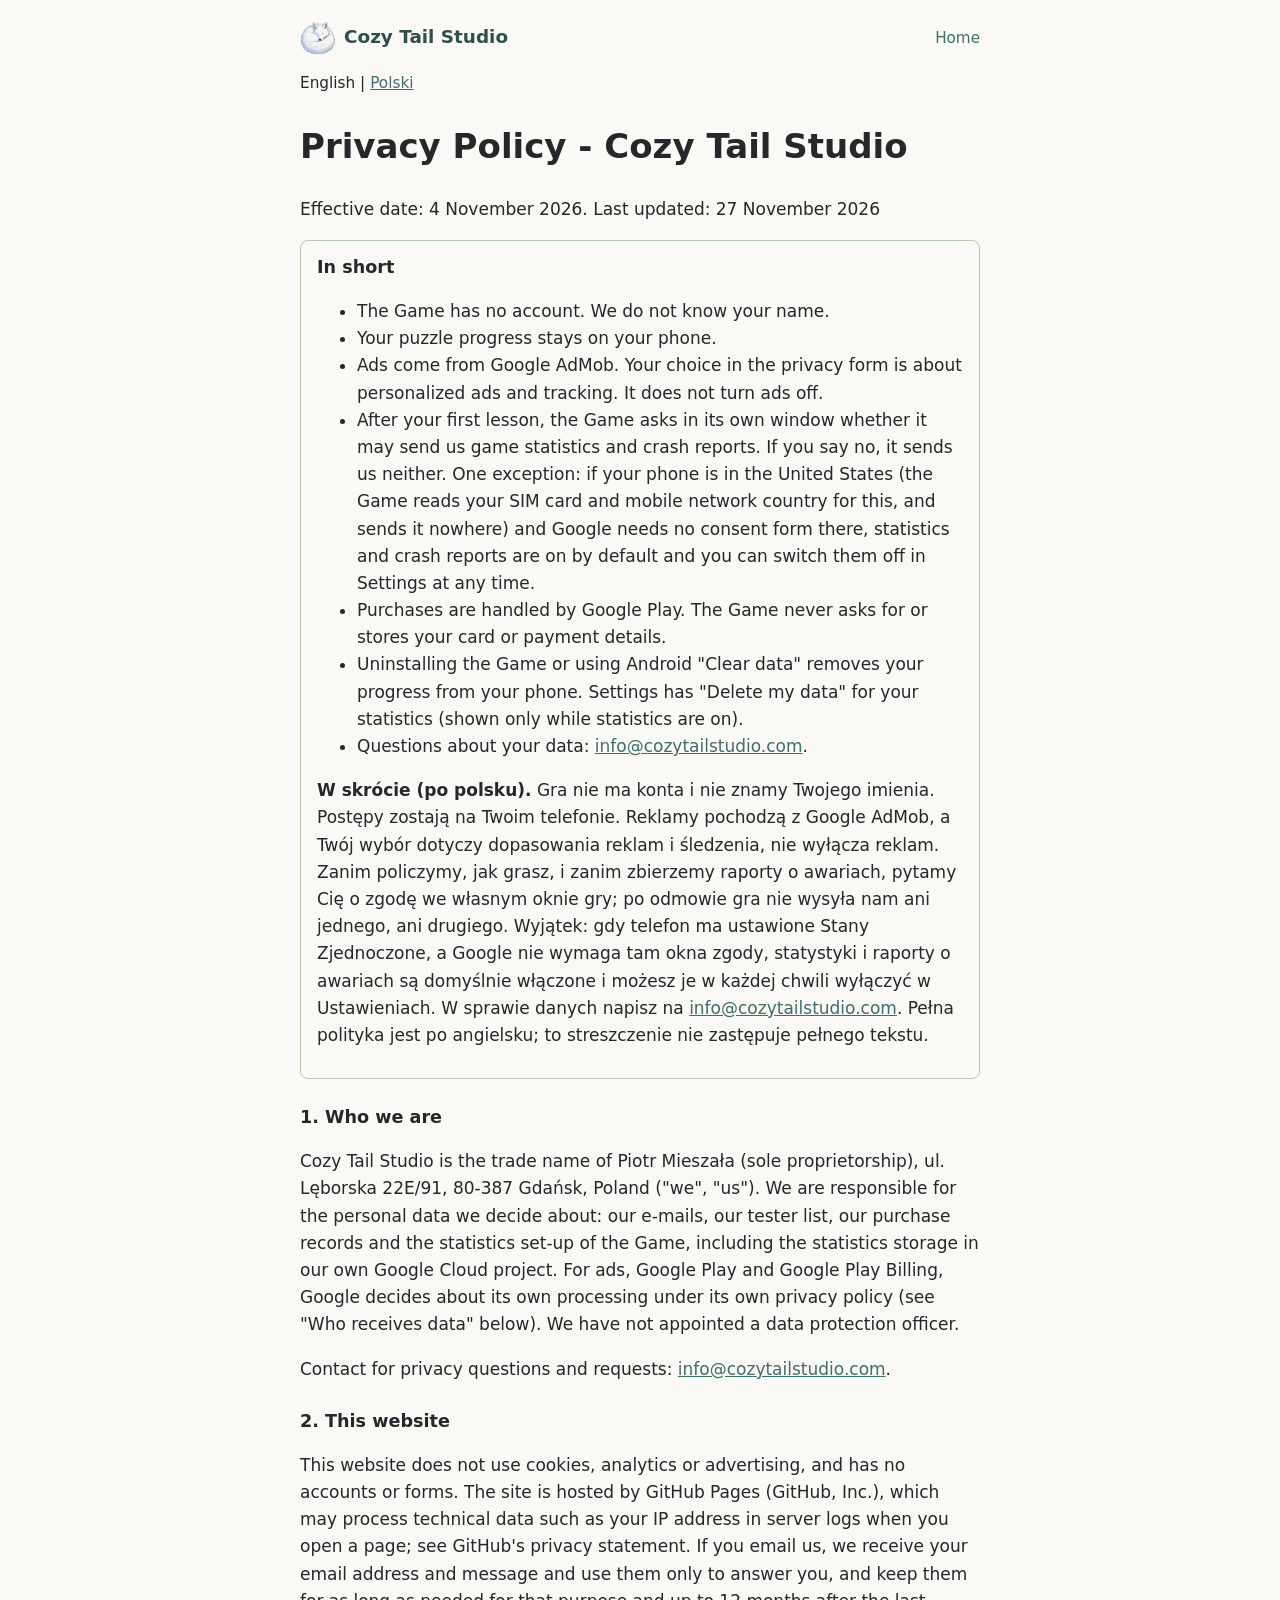
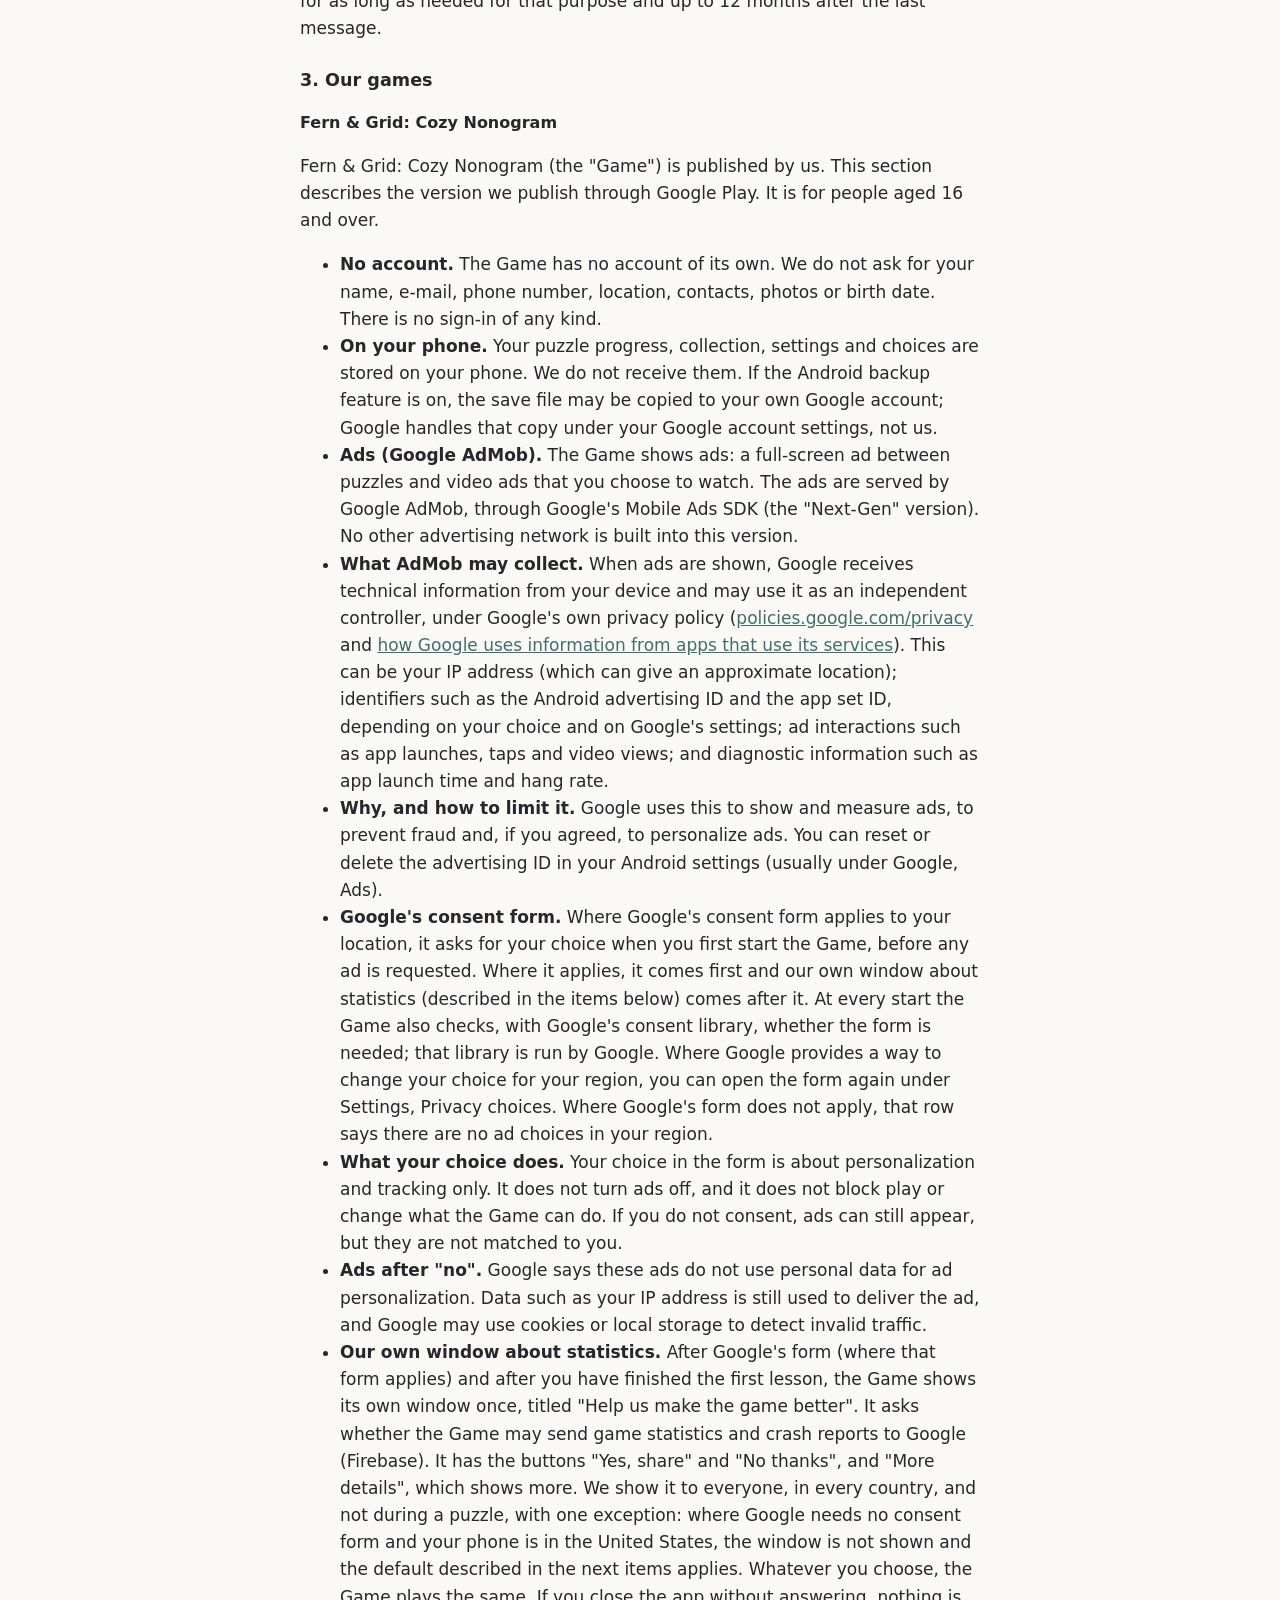
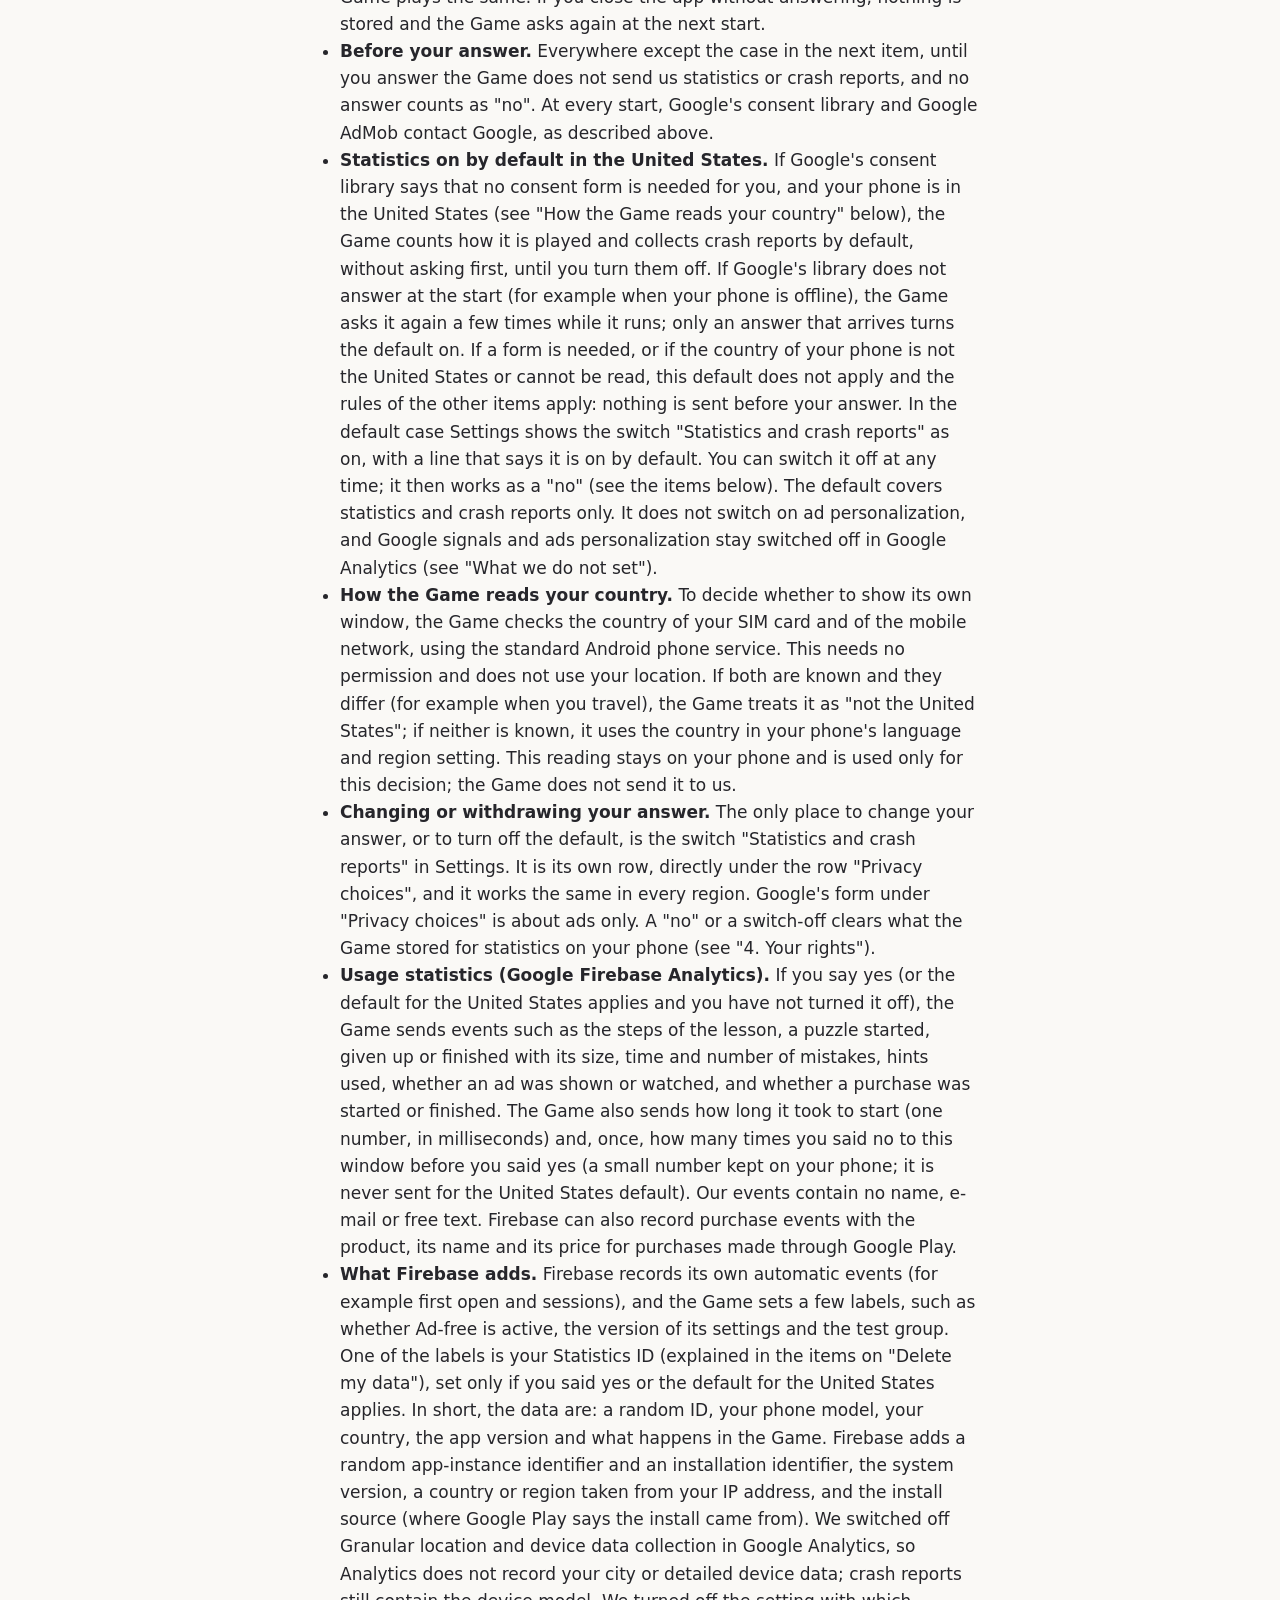
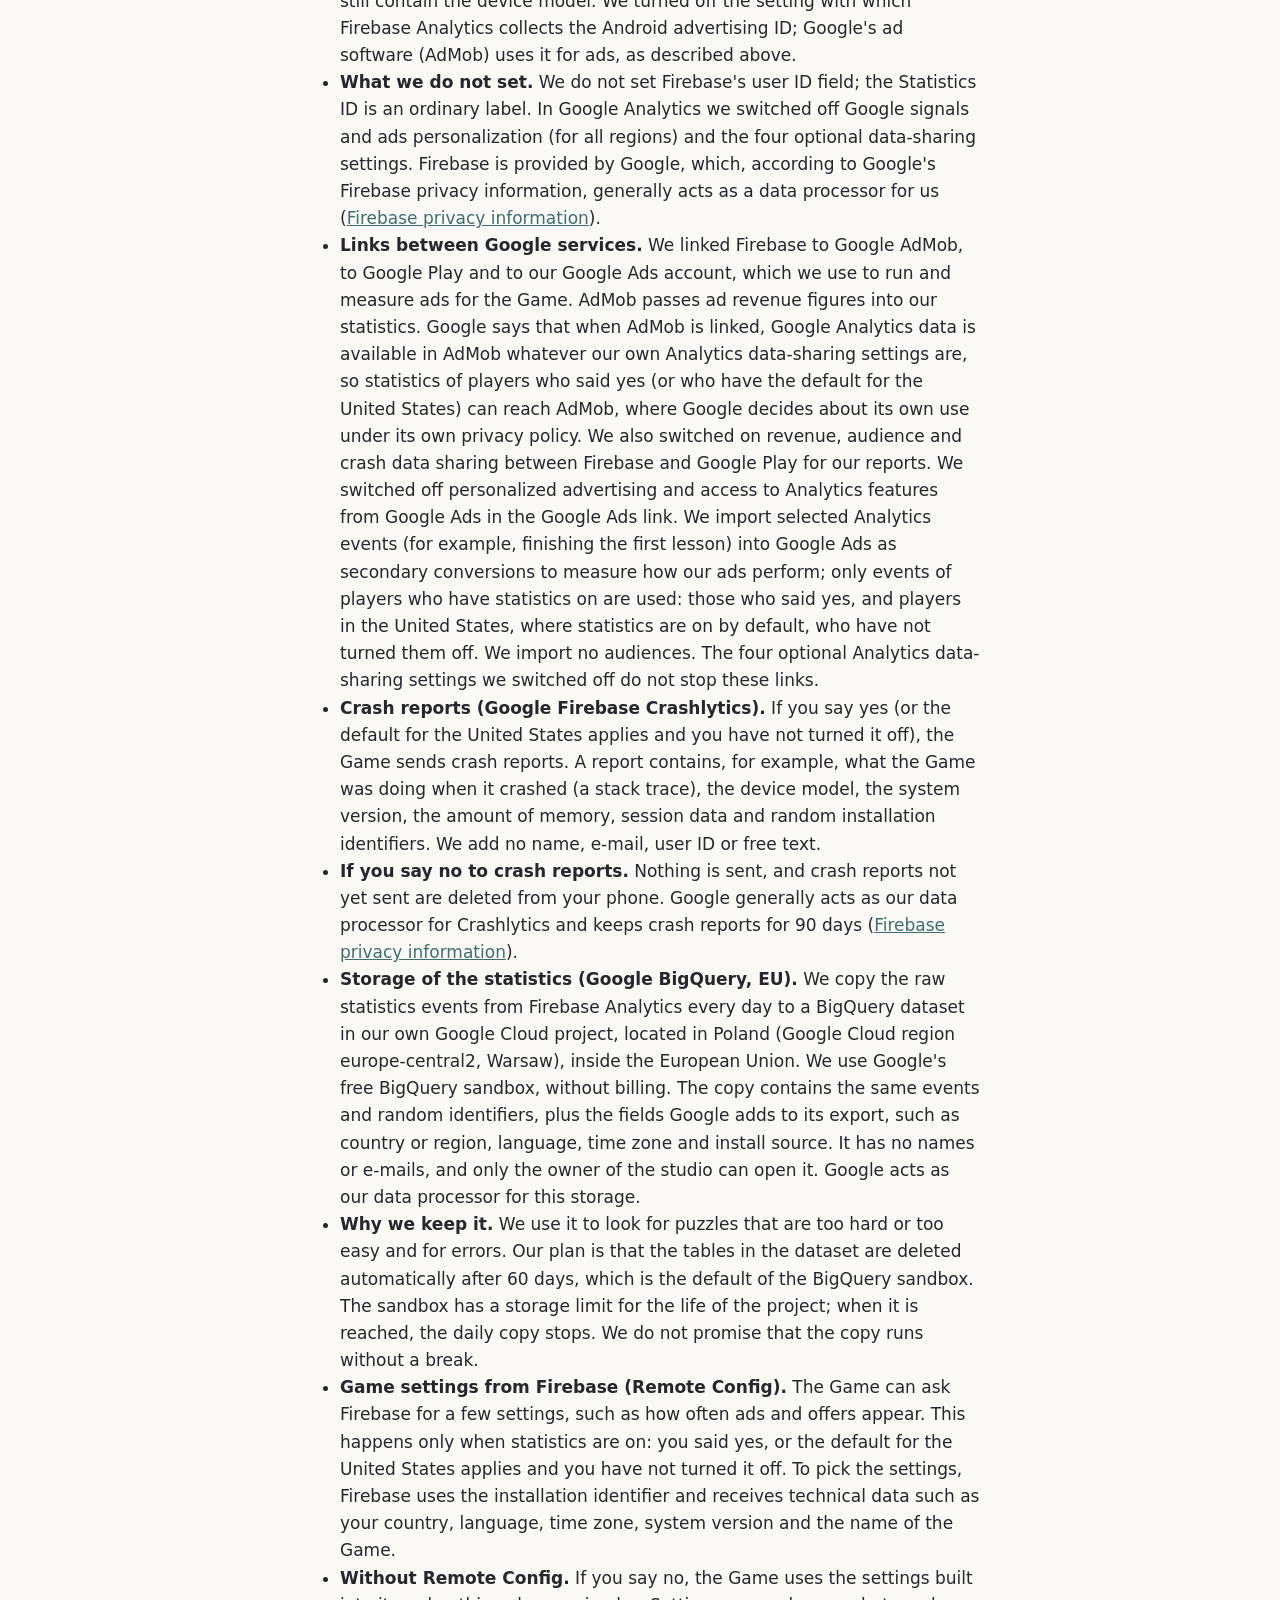
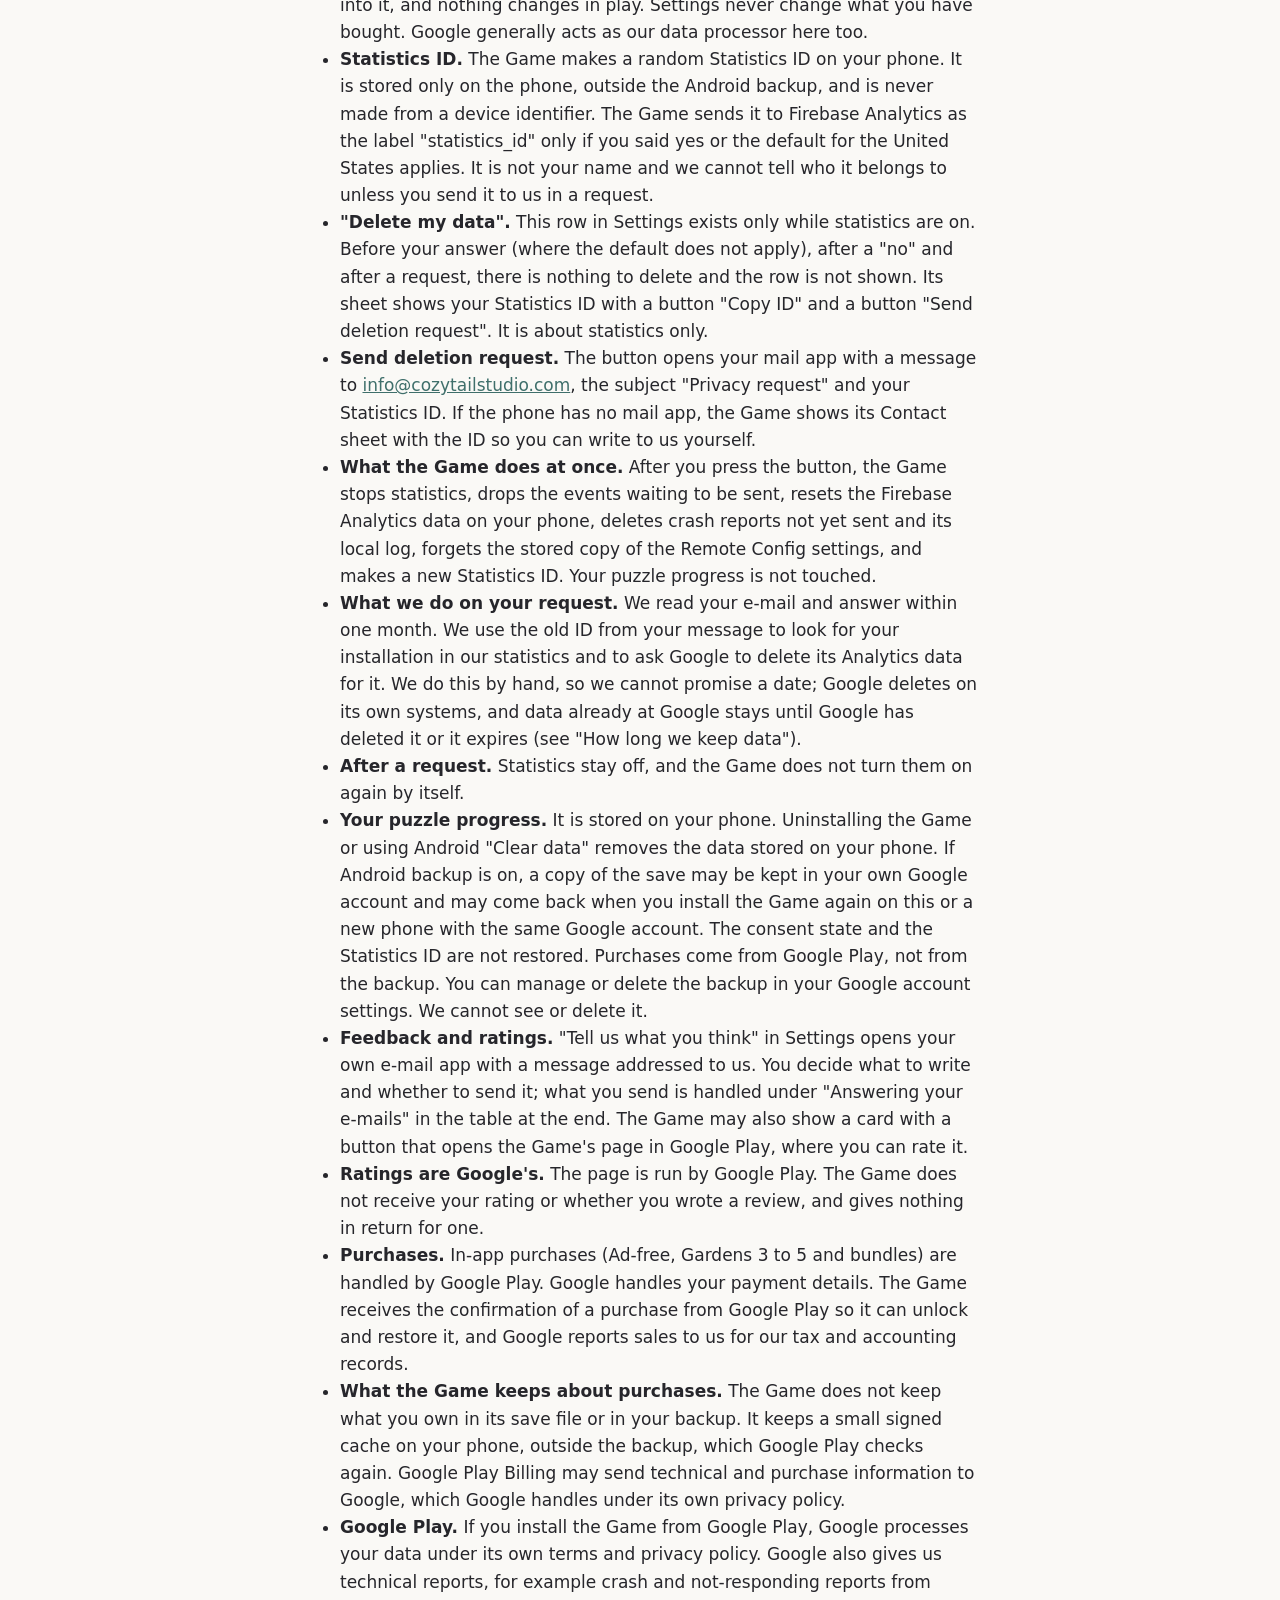
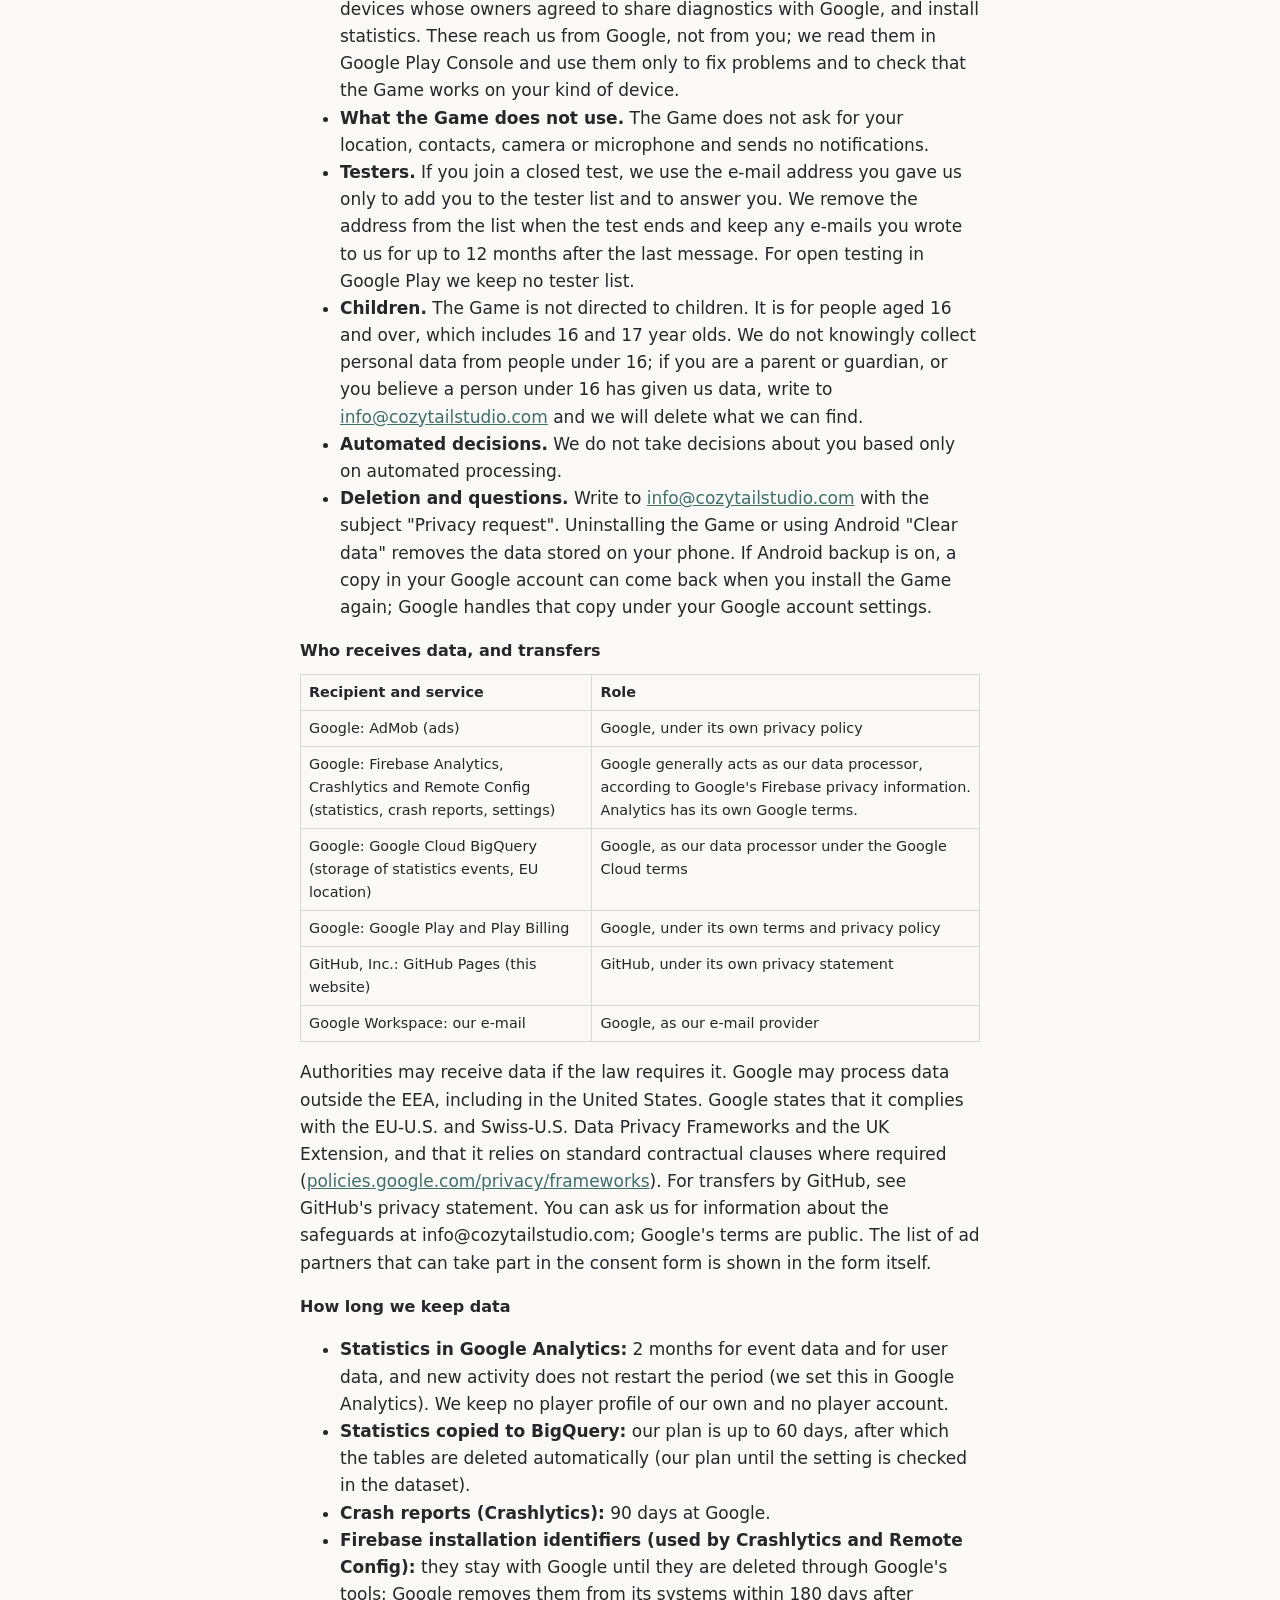
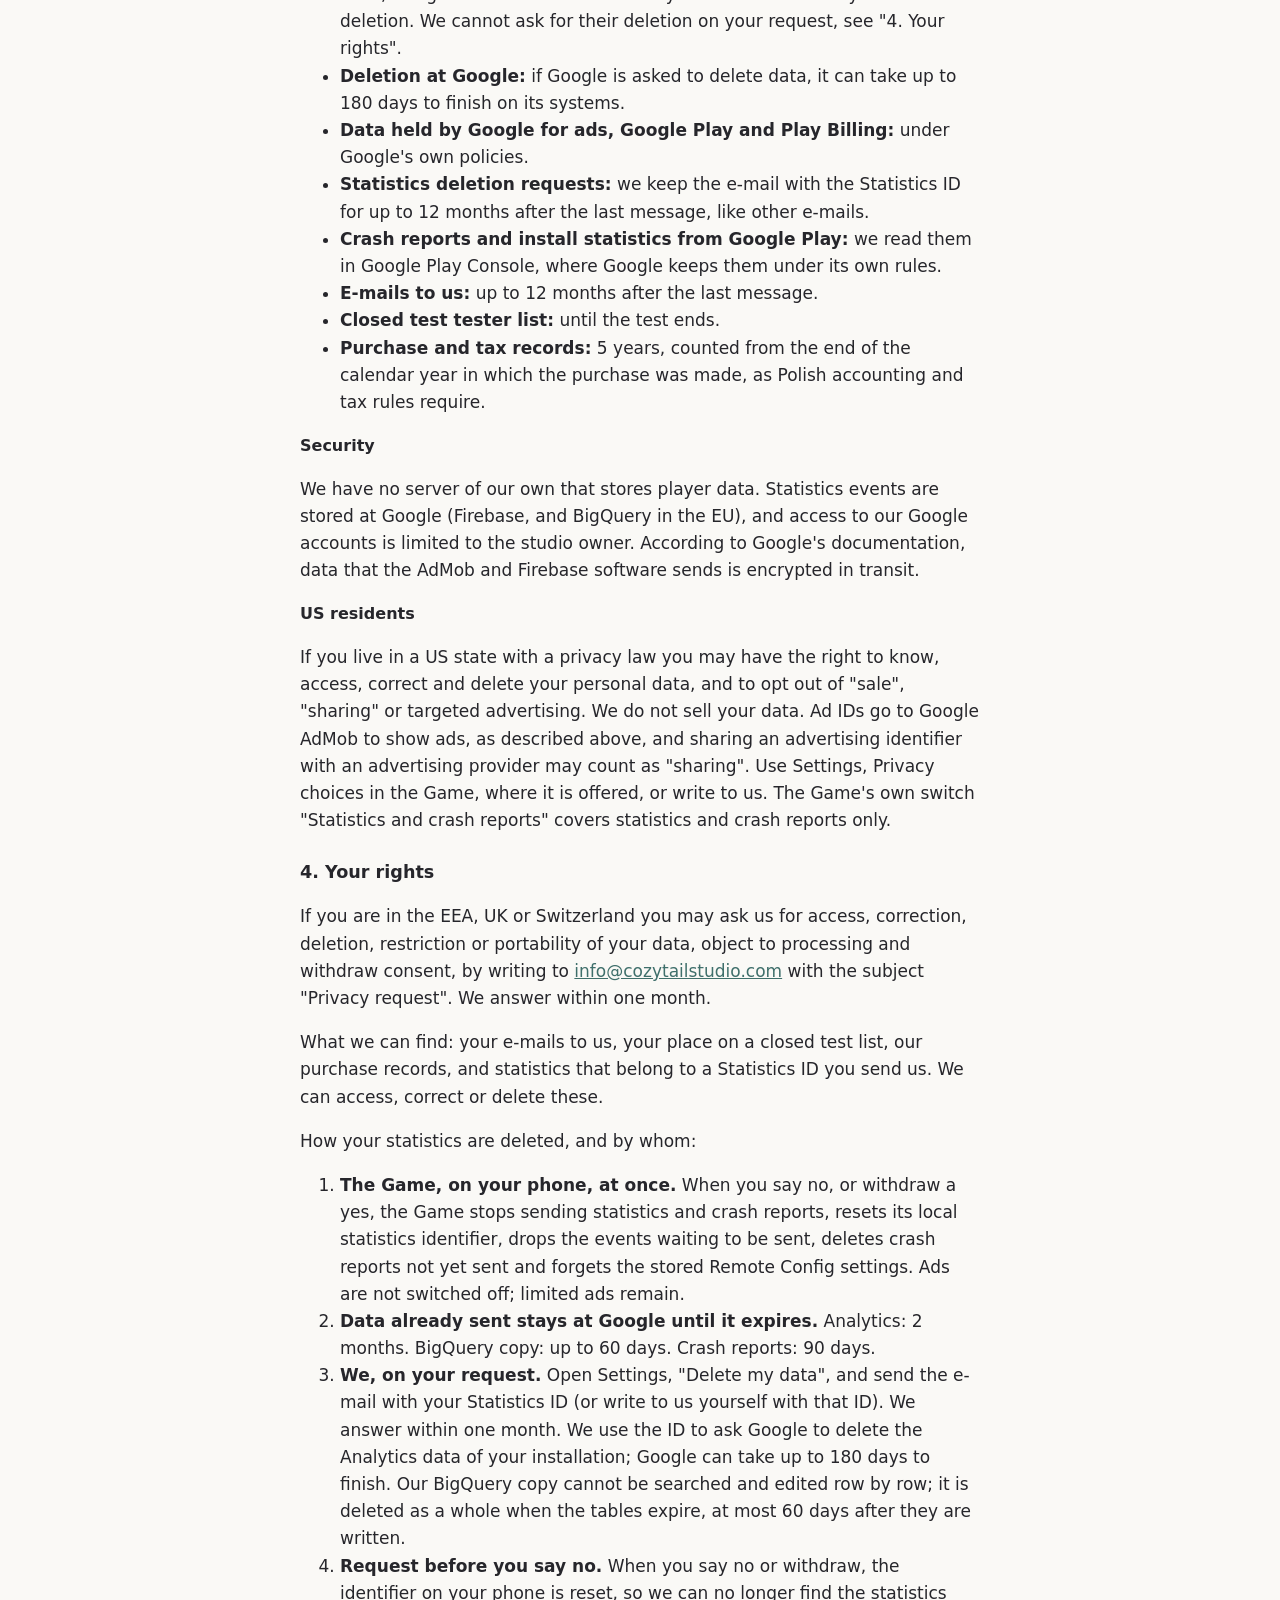
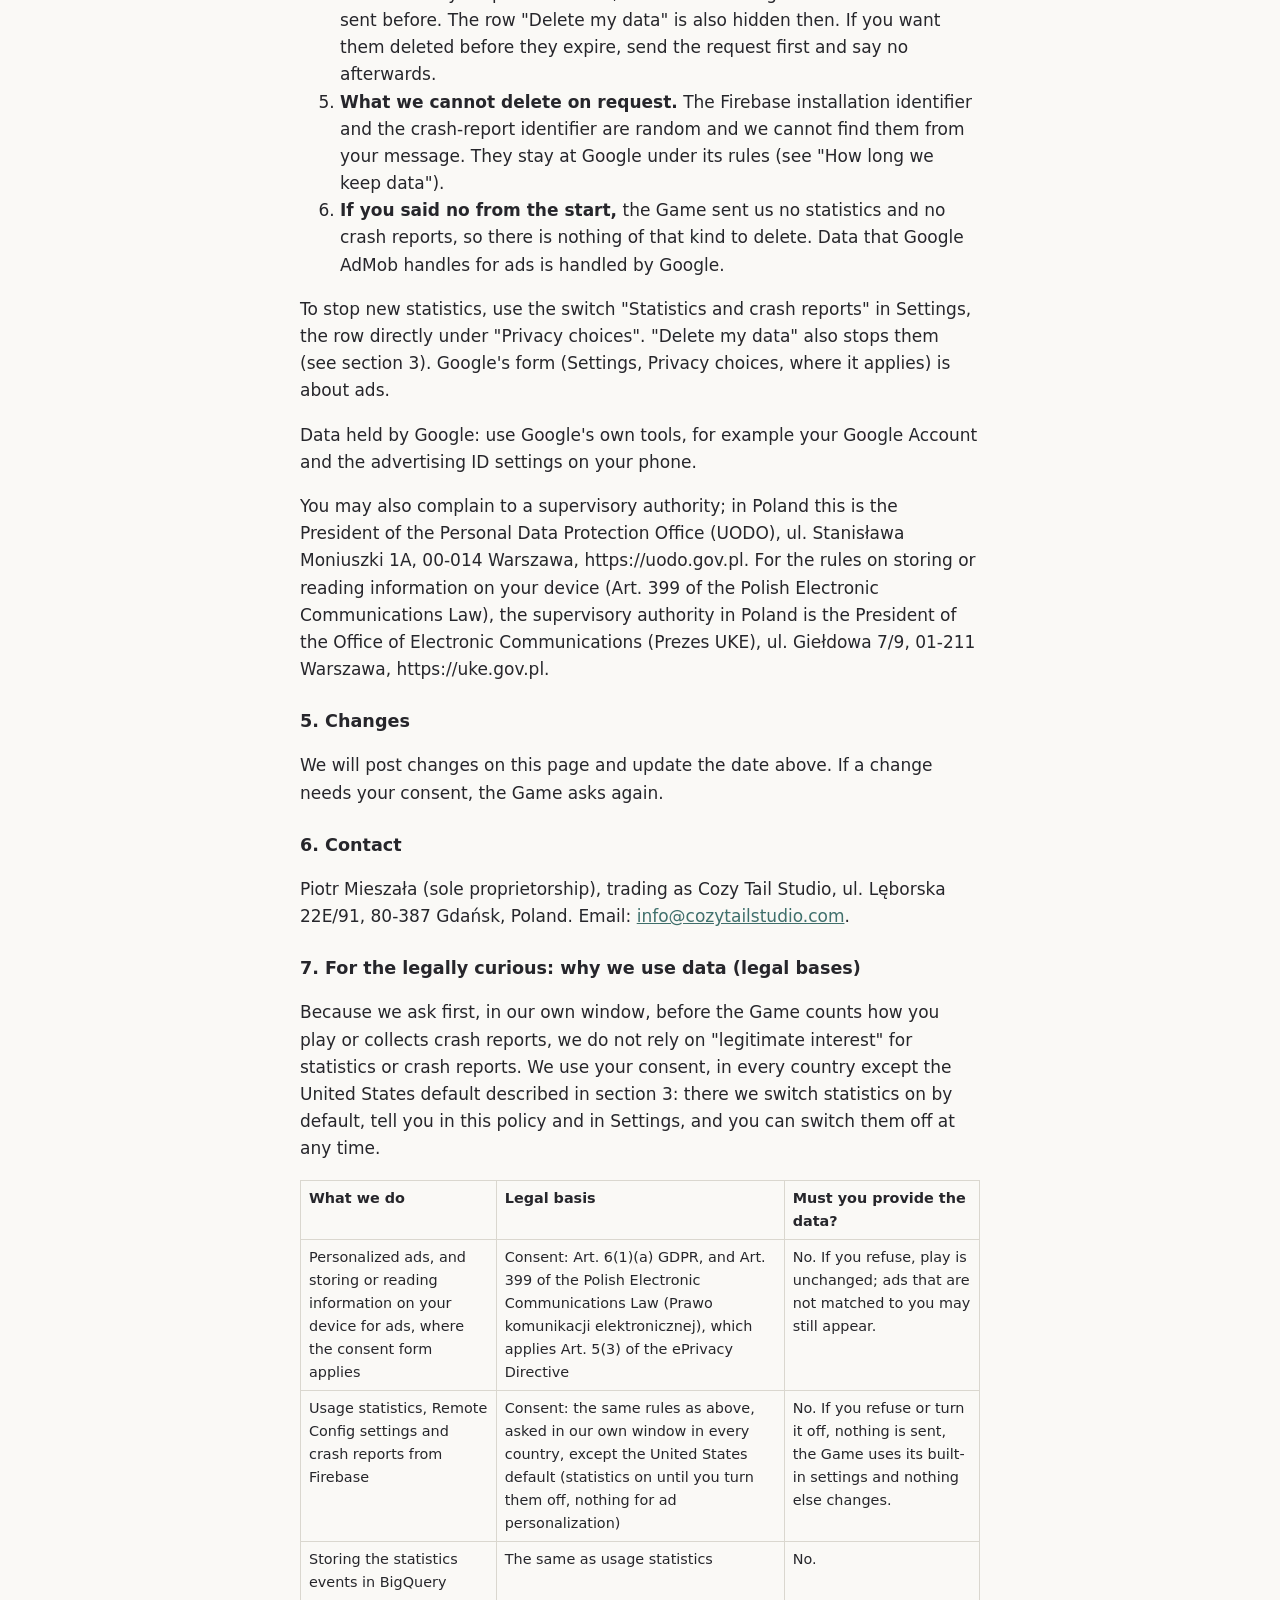
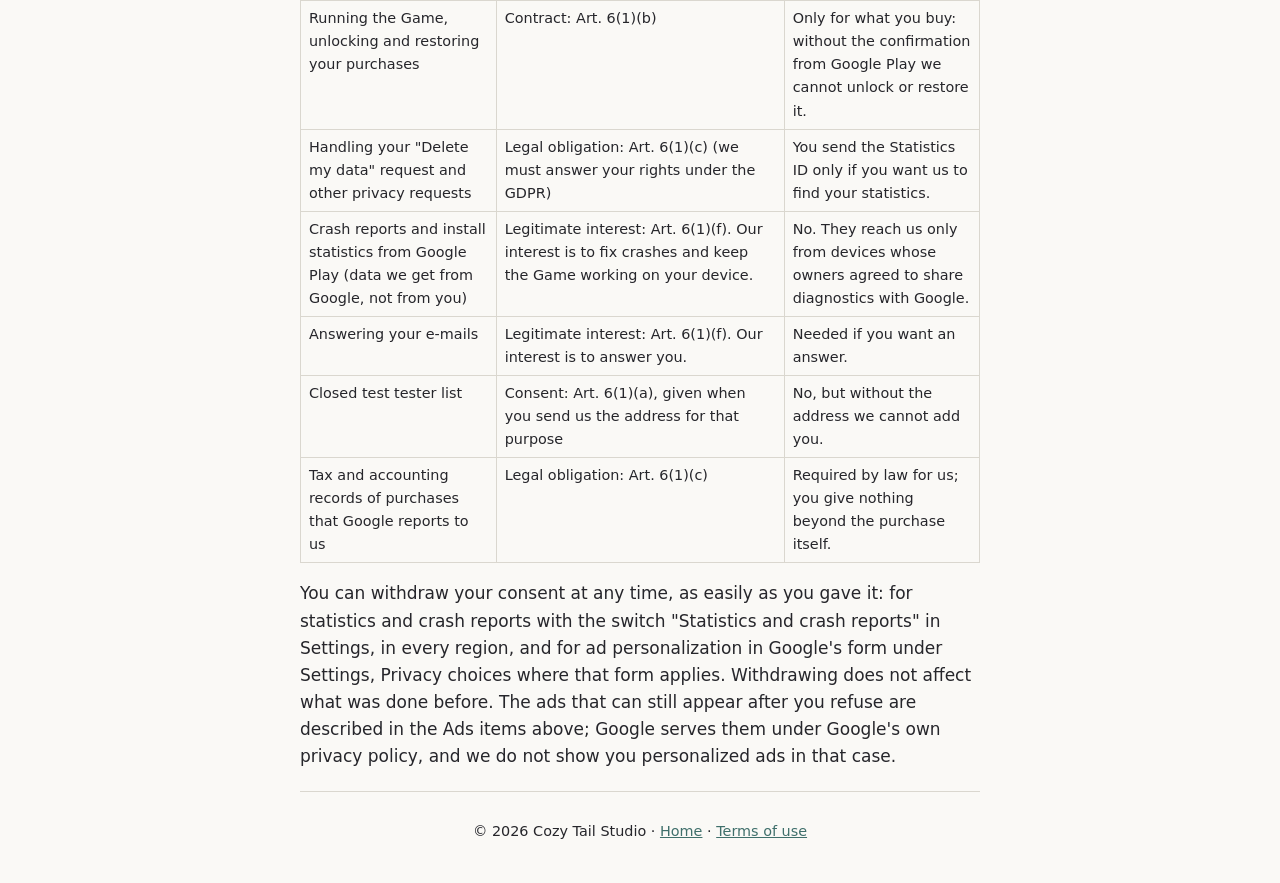
<file: privacy.html>
<!doctype html>
<html lang="en">
<head>
<meta charset="utf-8">
<meta name="viewport" content="width=device-width,initial-scale=1">
<title>Privacy Policy - Cozy Tail Studio</title>
<link rel="icon" href="img/favicon.png">
<link rel="stylesheet" href="style.css">
</head>
<body>
<div class="wrap">
<header><a class="brand" href="index.html"><img src="img/logo.png" alt="" style="height:36px;width:36px;vertical-align:middle;margin-right:8px">Cozy Tail Studio</a><nav><a href="index.html">Home</a></nav></header>
<div class="policy">
<p style="font-size:0.9em">English | <a href="privacy-pl.html" lang="pl" hreflang="pl">Polski</a></p>
<h1>Privacy Policy - Cozy Tail Studio</h1>
<p>Effective date: 4 November 2026. Last updated: 27 November 2026</p>
<div style="border:1px solid #b9c9b0;border-radius:8px;padding:12px 16px;margin:12px 0">
<h3 style="margin-top:0">In short</h3>
<ul>
<li>The Game has no account. We do not know your name.</li>
<li>Your puzzle progress stays on your phone.</li>
<li>Ads come from Google AdMob. Your choice in the privacy form is about personalized ads and tracking. It does not turn ads off.</li>
<li>After your first lesson, the Game asks in its own window whether it may send us game statistics and crash reports. If you say no, it sends us neither. One exception: if your phone is in the United States (the Game reads your SIM card and mobile network country for this, and sends it nowhere) and Google needs no consent form there, statistics and crash reports are on by default and you can switch them off in Settings at any time.</li>
<li>Purchases are handled by Google Play. The Game never asks for or stores your card or payment details.</li>
<li>Uninstalling the Game or using Android "Clear data" removes your progress from your phone. Settings has "Delete my data" for your statistics (shown only while statistics are on).</li>
<li>Questions about your data: <a href="mailto:info@cozytailstudio.com">info@cozytailstudio.com</a>.</li>
</ul>
<p lang="pl"><strong>W skrócie (po polsku).</strong> Gra nie ma konta i nie znamy Twojego imienia. Postępy zostają na Twoim telefonie. Reklamy pochodzą z Google AdMob, a Twój wybór dotyczy dopasowania reklam i śledzenia, nie wyłącza reklam. Zanim policzymy, jak grasz, i zanim zbierzemy raporty o awariach, pytamy Cię o zgodę we własnym oknie gry; po odmowie gra nie wysyła nam ani jednego, ani drugiego. Wyjątek: gdy telefon ma ustawione Stany Zjednoczone, a Google nie wymaga tam okna zgody, statystyki i raporty o awariach są domyślnie włączone i możesz je w każdej chwili wyłączyć w Ustawieniach. W sprawie danych napisz na <a href="mailto:info@cozytailstudio.com">info@cozytailstudio.com</a>. Pełna polityka jest po angielsku; to streszczenie nie zastępuje pełnego tekstu.</p>
</div>
<h3>1. Who we are</h3>
<p>Cozy Tail Studio is the trade name of Piotr Mieszała (sole proprietorship), ul. Lęborska 22E/91, 80-387 Gdańsk, Poland ("we", "us"). We are responsible for the personal data we decide about: our e-mails, our tester list, our purchase records and the statistics set-up of the Game, including the statistics storage in our own Google Cloud project. For ads, Google Play and Google Play Billing, Google decides about its own processing under its own privacy policy (see "Who receives data" below). We have not appointed a data protection officer.</p>
<p>Contact for privacy questions and requests: <a href="mailto:info@cozytailstudio.com">info@cozytailstudio.com</a>.</p>
<h3>2. This website</h3>
<p>This website does not use cookies, analytics or advertising, and has no accounts or forms. The site is hosted by GitHub Pages (GitHub, Inc.), which may process technical data such as your IP address in server logs when you open a page; see GitHub's privacy statement. If you email us, we receive your email address and message and use them only to answer you, and keep them for as long as needed for that purpose and up to 12 months after the last message.</p>
<h3>3. Our games</h3>
<h4>Fern &amp; Grid: Cozy Nonogram</h4>
<p>Fern &amp; Grid: Cozy Nonogram (the "Game") is published by us. This section describes the version we publish through Google Play. It is for people aged 16 and over.</p>
<ul>
<li><strong>No account.</strong> The Game has no account of its own. We do not ask for your name, e-mail, phone number, location, contacts, photos or birth date. There is no sign-in of any kind.</li>
<li><strong>On your phone.</strong> Your puzzle progress, collection, settings and choices are stored on your phone. We do not receive them. If the Android backup feature is on, the save file may be copied to your own Google account; Google handles that copy under your Google account settings, not us.</li>
<li><strong>Ads (Google AdMob).</strong> The Game shows ads: a full-screen ad between puzzles and video ads that you choose to watch. The ads are served by Google AdMob, through Google's Mobile Ads SDK (the "Next-Gen" version). No other advertising network is built into this version.</li>
<li><strong>What AdMob may collect.</strong> When ads are shown, Google receives technical information from your device and may use it as an independent controller, under Google's own privacy policy (<a href="https://policies.google.com/privacy">policies.google.com/privacy</a> and <a href="https://policies.google.com/technologies/partner-sites">how Google uses information from apps that use its services</a>). This can be your IP address (which can give an approximate location); identifiers such as the Android advertising ID and the app set ID, depending on your choice and on Google's settings; ad interactions such as app launches, taps and video views; and diagnostic information such as app launch time and hang rate.</li>
<li><strong>Why, and how to limit it.</strong> Google uses this to show and measure ads, to prevent fraud and, if you agreed, to personalize ads. You can reset or delete the advertising ID in your Android settings (usually under Google, Ads).</li>
<li><strong>Google's consent form.</strong> Where Google's consent form applies to your location, it asks for your choice when you first start the Game, before any ad is requested. Where it applies, it comes first and our own window about statistics (described in the items below) comes after it. At every start the Game also checks, with Google's consent library, whether the form is needed; that library is run by Google. Where Google provides a way to change your choice for your region, you can open the form again under Settings, Privacy choices. Where Google's form does not apply, that row says there are no ad choices in your region.</li>
<li><strong>What your choice does.</strong> Your choice in the form is about personalization and tracking only. It does not turn ads off, and it does not block play or change what the Game can do. If you do not consent, ads can still appear, but they are not matched to you.</li>
<li><strong>Ads after "no".</strong> Google says these ads do not use personal data for ad personalization. Data such as your IP address is still used to deliver the ad, and Google may use cookies or local storage to detect invalid traffic.</li>
<li><strong>Our own window about statistics.</strong> After Google's form (where that form applies) and after you have finished the first lesson, the Game shows its own window once, titled "Help us make the game better". It asks whether the Game may send game statistics and crash reports to Google (Firebase). It has the buttons "Yes, share" and "No thanks", and "More details", which shows more. We show it to everyone, in every country, and not during a puzzle, with one exception: where Google needs no consent form and your phone is in the United States, the window is not shown and the default described in the next items applies. Whatever you choose, the Game plays the same. If you close the app without answering, nothing is stored and the Game asks again at the next start.</li>
<li><strong>Before your answer.</strong> Everywhere except the case in the next item, until you answer the Game does not send us statistics or crash reports, and no answer counts as "no". At every start, Google's consent library and Google AdMob contact Google, as described above.</li>
<li><strong>Statistics on by default in the United States.</strong> If Google's consent library says that no consent form is needed for you, and your phone is in the United States (see "How the Game reads your country" below), the Game counts how it is played and collects crash reports by default, without asking first, until you turn them off. If Google's library does not answer at the start (for example when your phone is offline), the Game asks it again a few times while it runs; only an answer that arrives turns the default on. If a form is needed, or if the country of your phone is not the United States or cannot be read, this default does not apply and the rules of the other items apply: nothing is sent before your answer. In the default case Settings shows the switch "Statistics and crash reports" as on, with a line that says it is on by default. You can switch it off at any time; it then works as a "no" (see the items below). The default covers statistics and crash reports only. It does not switch on ad personalization, and Google signals and ads personalization stay switched off in Google Analytics (see "What we do not set").</li>
<li><strong>How the Game reads your country.</strong> To decide whether to show its own window, the Game checks the country of your SIM card and of the mobile network, using the standard Android phone service. This needs no permission and does not use your location. If both are known and they differ (for example when you travel), the Game treats it as "not the United States"; if neither is known, it uses the country in your phone's language and region setting. This reading stays on your phone and is used only for this decision; the Game does not send it to us.</li>
<li><strong>Changing or withdrawing your answer.</strong> The only place to change your answer, or to turn off the default, is the switch "Statistics and crash reports" in Settings. It is its own row, directly under the row "Privacy choices", and it works the same in every region. Google's form under "Privacy choices" is about ads only. A "no" or a switch-off clears what the Game stored for statistics on your phone (see "4. Your rights").</li>
<li><strong>Usage statistics (Google Firebase Analytics).</strong> If you say yes (or the default for the United States applies and you have not turned it off), the Game sends events such as the steps of the lesson, a puzzle started, given up or finished with its size, time and number of mistakes, hints used, whether an ad was shown or watched, and whether a purchase was started or finished. The Game also sends how long it took to start (one number, in milliseconds) and, once, how many times you said no to this window before you said yes (a small number kept on your phone; it is never sent for the United States default). Our events contain no name, e-mail or free text. Firebase can also record purchase events with the product, its name and its price for purchases made through Google Play.</li>
<li><strong>What Firebase adds.</strong> Firebase records its own automatic events (for example first open and sessions), and the Game sets a few labels, such as whether Ad-free is active, the version of its settings and the test group. One of the labels is your Statistics ID (explained in the items on "Delete my data"), set only if you said yes or the default for the United States applies. In short, the data are: a random ID, your phone model, your country, the app version and what happens in the Game. Firebase adds a random app-instance identifier and an installation identifier, the system version, a country or region taken from your IP address, and the install source (where Google Play says the install came from). We switched off Granular location and device data collection in Google Analytics, so Analytics does not record your city or detailed device data; crash reports still contain the device model. We turned off the setting with which Firebase Analytics collects the Android advertising ID; Google's ad software (AdMob) uses it for ads, as described above.</li>
<li><strong>What we do not set.</strong> We do not set Firebase's user ID field; the Statistics ID is an ordinary label. In Google Analytics we switched off Google signals and ads personalization (for all regions) and the four optional data-sharing settings. Firebase is provided by Google, which, according to Google's Firebase privacy information, generally acts as a data processor for us (<a href="https://firebase.google.com/support/privacy">Firebase privacy information</a>).</li>
<li><strong>Links between Google services.</strong> We linked Firebase to Google AdMob, to Google Play and to our Google Ads account, which we use to run and measure ads for the Game. AdMob passes ad revenue figures into our statistics. Google says that when AdMob is linked, Google Analytics data is available in AdMob whatever our own Analytics data-sharing settings are, so statistics of players who said yes (or who have the default for the United States) can reach AdMob, where Google decides about its own use under its own privacy policy. We also switched on revenue, audience and crash data sharing between Firebase and Google Play for our reports. We switched off personalized advertising and access to Analytics features from Google Ads in the Google Ads link. We import selected Analytics events (for example, finishing the first lesson) into Google Ads as secondary conversions to measure how our ads perform; only events of players who have statistics on are used: those who said yes, and players in the United States, where statistics are on by default, who have not turned them off. We import no audiences. The four optional Analytics data-sharing settings we switched off do not stop these links.</li>
<li><strong>Crash reports (Google Firebase Crashlytics).</strong> If you say yes (or the default for the United States applies and you have not turned it off), the Game sends crash reports. A report contains, for example, what the Game was doing when it crashed (a stack trace), the device model, the system version, the amount of memory, session data and random installation identifiers. We add no name, e-mail, user ID or free text.</li>
<li><strong>If you say no to crash reports.</strong> Nothing is sent, and crash reports not yet sent are deleted from your phone. Google generally acts as our data processor for Crashlytics and keeps crash reports for 90 days (<a href="https://firebase.google.com/support/privacy">Firebase privacy information</a>).</li>
<li><strong>Storage of the statistics (Google BigQuery, EU).</strong> We copy the raw statistics events from Firebase Analytics every day to a BigQuery dataset in our own Google Cloud project, located in Poland (Google Cloud region europe-central2, Warsaw), inside the European Union. We use Google's free BigQuery sandbox, without billing. The copy contains the same events and random identifiers, plus the fields Google adds to its export, such as country or region, language, time zone and install source. It has no names or e-mails, and only the owner of the studio can open it. Google acts as our data processor for this storage.</li>
<li><strong>Why we keep it.</strong> We use it to look for puzzles that are too hard or too easy and for errors. Our plan is that the tables in the dataset are deleted automatically after 60 days, which is the default of the BigQuery sandbox. The sandbox has a storage limit for the life of the project; when it is reached, the daily copy stops. We do not promise that the copy runs without a break.</li>
<li><strong>Game settings from Firebase (Remote Config).</strong> The Game can ask Firebase for a few settings, such as how often ads and offers appear. This happens only when statistics are on: you said yes, or the default for the United States applies and you have not turned it off. To pick the settings, Firebase uses the installation identifier and receives technical data such as your country, language, time zone, system version and the name of the Game.</li>
<li><strong>Without Remote Config.</strong> If you say no, the Game uses the settings built into it, and nothing changes in play. Settings never change what you have bought. Google generally acts as our data processor here too.</li>
<li><strong>Statistics ID.</strong> The Game makes a random Statistics ID on your phone. It is stored only on the phone, outside the Android backup, and is never made from a device identifier. The Game sends it to Firebase Analytics as the label "statistics_id" only if you said yes or the default for the United States applies. It is not your name and we cannot tell who it belongs to unless you send it to us in a request.</li>
<li><strong>"Delete my data".</strong> This row in Settings exists only while statistics are on. Before your answer (where the default does not apply), after a "no" and after a request, there is nothing to delete and the row is not shown. Its sheet shows your Statistics ID with a button "Copy ID" and a button "Send deletion request". It is about statistics only.</li>
<li><strong>Send deletion request.</strong> The button opens your mail app with a message to <a href="mailto:info@cozytailstudio.com">info@cozytailstudio.com</a>, the subject "Privacy request" and your Statistics ID. If the phone has no mail app, the Game shows its Contact sheet with the ID so you can write to us yourself.</li>
<li><strong>What the Game does at once.</strong> After you press the button, the Game stops statistics, drops the events waiting to be sent, resets the Firebase Analytics data on your phone, deletes crash reports not yet sent and its local log, forgets the stored copy of the Remote Config settings, and makes a new Statistics ID. Your puzzle progress is not touched.</li>
<li><strong>What we do on your request.</strong> We read your e-mail and answer within one month. We use the old ID from your message to look for your installation in our statistics and to ask Google to delete its Analytics data for it. We do this by hand, so we cannot promise a date; Google deletes on its own systems, and data already at Google stays until Google has deleted it or it expires (see "How long we keep data").</li>
<li><strong>After a request.</strong> Statistics stay off, and the Game does not turn them on again by itself.</li>
<li><strong>Your puzzle progress.</strong> It is stored on your phone. Uninstalling the Game or using Android "Clear data" removes the data stored on your phone. If Android backup is on, a copy of the save may be kept in your own Google account and may come back when you install the Game again on this or a new phone with the same Google account. The consent state and the Statistics ID are not restored. Purchases come from Google Play, not from the backup. You can manage or delete the backup in your Google account settings. We cannot see or delete it.</li>
<li><strong>Feedback and ratings.</strong> "Tell us what you think" in Settings opens your own e-mail app with a message addressed to us. You decide what to write and whether to send it; what you send is handled under "Answering your e-mails" in the table at the end. The Game may also show a card with a button that opens the Game's page in Google Play, where you can rate it.</li>
<li><strong>Ratings are Google's.</strong> The page is run by Google Play. The Game does not receive your rating or whether you wrote a review, and gives nothing in return for one.</li>
<li><strong>Purchases.</strong> In-app purchases (Ad-free, Gardens 3 to 5 and bundles) are handled by Google Play. Google handles your payment details. The Game receives the confirmation of a purchase from Google Play so it can unlock and restore it, and Google reports sales to us for our tax and accounting records.</li>
<li><strong>What the Game keeps about purchases.</strong> The Game does not keep what you own in its save file or in your backup. It keeps a small signed cache on your phone, outside the backup, which Google Play checks again. Google Play Billing may send technical and purchase information to Google, which Google handles under its own privacy policy.</li>
<li><strong>Google Play.</strong> If you install the Game from Google Play, Google processes your data under its own terms and privacy policy. Google also gives us technical reports, for example crash and not-responding reports from devices whose owners agreed to share diagnostics with Google, and install statistics. These reach us from Google, not from you; we read them in Google Play Console and use them only to fix problems and to check that the Game works on your kind of device.</li>
<li><strong>What the Game does not use.</strong> The Game does not ask for your location, contacts, camera or microphone and sends no notifications.</li>
<li><strong>Testers.</strong> If you join a closed test, we use the e-mail address you gave us only to add you to the tester list and to answer you. We remove the address from the list when the test ends and keep any e-mails you wrote to us for up to 12 months after the last message. For open testing in Google Play we keep no tester list.</li>
<li><strong>Children.</strong> The Game is not directed to children. It is for people aged 16 and over, which includes 16 and 17 year olds. We do not knowingly collect personal data from people under 16; if you are a parent or guardian, or you believe a person under 16 has given us data, write to <a href="mailto:info@cozytailstudio.com">info@cozytailstudio.com</a> and we will delete what we can find.</li>
<li><strong>Automated decisions.</strong> We do not take decisions about you based only on automated processing.</li>
<li><strong>Deletion and questions.</strong> Write to <a href="mailto:info@cozytailstudio.com">info@cozytailstudio.com</a> with the subject "Privacy request". Uninstalling the Game or using Android "Clear data" removes the data stored on your phone. If Android backup is on, a copy in your Google account can come back when you install the Game again; Google handles that copy under your Google account settings.</li>
</ul>
<h4>Who receives data, and transfers</h4>
<table>
<tr><th>Recipient and service</th><th>Role</th></tr>
<tr><td>Google: AdMob (ads)</td><td>Google, under its own privacy policy</td></tr>
<tr><td>Google: Firebase Analytics, Crashlytics and Remote Config (statistics, crash reports, settings)</td><td>Google generally acts as our data processor, according to Google's Firebase privacy information. Analytics has its own Google terms.</td></tr>
<tr><td>Google: Google Cloud BigQuery (storage of statistics events, EU location)</td><td>Google, as our data processor under the Google Cloud terms</td></tr>
<tr><td>Google: Google Play and Play Billing</td><td>Google, under its own terms and privacy policy</td></tr>
<tr><td>GitHub, Inc.: GitHub Pages (this website)</td><td>GitHub, under its own privacy statement</td></tr>
<tr><td>Google Workspace: our e-mail</td><td>Google, as our e-mail provider</td></tr>
</table>
<p>Authorities may receive data if the law requires it. Google may process data outside the EEA, including in the United States. Google states that it complies with the EU-U.S. and Swiss-U.S. Data Privacy Frameworks and the UK Extension, and that it relies on standard contractual clauses where required (<a href="https://policies.google.com/privacy/frameworks">policies.google.com/privacy/frameworks</a>). For transfers by GitHub, see GitHub's privacy statement. You can ask us for information about the safeguards at info@cozytailstudio.com; Google's terms are public. The list of ad partners that can take part in the consent form is shown in the form itself.</p>
<h4>How long we keep data</h4>
<ul>
<li><strong>Statistics in Google Analytics:</strong> 2 months for event data and for user data, and new activity does not restart the period (we set this in Google Analytics). We keep no player profile of our own and no player account.</li>
<li><strong>Statistics copied to BigQuery:</strong> our plan is up to 60 days, after which the tables are deleted automatically (our plan until the setting is checked in the dataset).</li>
<li><strong>Crash reports (Crashlytics):</strong> 90 days at Google.</li>
<li><strong>Firebase installation identifiers (used by Crashlytics and Remote Config):</strong> they stay with Google until they are deleted through Google's tools; Google removes them from its systems within 180 days after deletion. We cannot ask for their deletion on your request, see "4. Your rights".</li>
<li><strong>Deletion at Google:</strong> if Google is asked to delete data, it can take up to 180 days to finish on its systems.</li>
<li><strong>Data held by Google for ads, Google Play and Play Billing:</strong> under Google's own policies.</li>
<li><strong>Statistics deletion requests:</strong> we keep the e-mail with the Statistics ID for up to 12 months after the last message, like other e-mails.</li>
<li><strong>Crash reports and install statistics from Google Play:</strong> we read them in Google Play Console, where Google keeps them under its own rules.</li>
<li><strong>E-mails to us:</strong> up to 12 months after the last message.</li>
<li><strong>Closed test tester list:</strong> until the test ends.</li>
<li><strong>Purchase and tax records:</strong> 5 years, counted from the end of the calendar year in which the purchase was made, as Polish accounting and tax rules require.</li>
</ul>
<h4>Security</h4>
<p>We have no server of our own that stores player data. Statistics events are stored at Google (Firebase, and BigQuery in the EU), and access to our Google accounts is limited to the studio owner. According to Google's documentation, data that the AdMob and Firebase software sends is encrypted in transit.</p>
<h4>US residents</h4>
<p>If you live in a US state with a privacy law you may have the right to know, access, correct and delete your personal data, and to opt out of "sale", "sharing" or targeted advertising. We do not sell your data. Ad IDs go to Google AdMob to show ads, as described above, and sharing an advertising identifier with an advertising provider may count as "sharing". Use Settings, Privacy choices in the Game, where it is offered, or write to us. The Game's own switch "Statistics and crash reports" covers statistics and crash reports only.</p>
<h3>4. Your rights</h3>
<p>If you are in the EEA, UK or Switzerland you may ask us for access, correction, deletion, restriction or portability of your data, object to processing and withdraw consent, by writing to <a href="mailto:info@cozytailstudio.com">info@cozytailstudio.com</a> with the subject "Privacy request". We answer within one month.</p>
<p>What we can find: your e-mails to us, your place on a closed test list, our purchase records, and statistics that belong to a Statistics ID you send us. We can access, correct or delete these.</p>
<p>How your statistics are deleted, and by whom:</p>
<ol>
<li><strong>The Game, on your phone, at once.</strong> When you say no, or withdraw a yes, the Game stops sending statistics and crash reports, resets its local statistics identifier, drops the events waiting to be sent, deletes crash reports not yet sent and forgets the stored Remote Config settings. Ads are not switched off; limited ads remain.</li>
<li><strong>Data already sent stays at Google until it expires.</strong> Analytics: 2 months. BigQuery copy: up to 60 days. Crash reports: 90 days.</li>
<li><strong>We, on your request.</strong> Open Settings, "Delete my data", and send the e-mail with your Statistics ID (or write to us yourself with that ID). We answer within one month. We use the ID to ask Google to delete the Analytics data of your installation; Google can take up to 180 days to finish. Our BigQuery copy cannot be searched and edited row by row; it is deleted as a whole when the tables expire, at most 60 days after they are written.</li>
<li><strong>Request before you say no.</strong> When you say no or withdraw, the identifier on your phone is reset, so we can no longer find the statistics sent before. The row "Delete my data" is also hidden then. If you want them deleted before they expire, send the request first and say no afterwards.</li>
<li><strong>What we cannot delete on request.</strong> The Firebase installation identifier and the crash-report identifier are random and we cannot find them from your message. They stay at Google under its rules (see "How long we keep data").</li>
<li><strong>If you said no from the start,</strong> the Game sent us no statistics and no crash reports, so there is nothing of that kind to delete. Data that Google AdMob handles for ads is handled by Google.</li>
</ol>
<p>To stop new statistics, use the switch "Statistics and crash reports" in Settings, the row directly under "Privacy choices". "Delete my data" also stops them (see section 3). Google's form (Settings, Privacy choices, where it applies) is about ads.</p>
<p>Data held by Google: use Google's own tools, for example your Google Account and the advertising ID settings on your phone.</p>
<p>You may also complain to a supervisory authority; in Poland this is the President of the Personal Data Protection Office (UODO), ul. Stanisława Moniuszki 1A, 00-014 Warszawa, https://uodo.gov.pl. For the rules on storing or reading information on your device (Art. 399 of the Polish Electronic Communications Law), the supervisory authority in Poland is the President of the Office of Electronic Communications (Prezes UKE), ul. Giełdowa 7/9, 01-211 Warszawa, https://uke.gov.pl.</p>
<h3>5. Changes</h3>
<p>We will post changes on this page and update the date above. If a change needs your consent, the Game asks again.</p>
<h3>6. Contact</h3>
<p>Piotr Mieszała (sole proprietorship), trading as Cozy Tail Studio, ul. Lęborska 22E/91, 80-387 Gdańsk, Poland. Email: <a href="mailto:info@cozytailstudio.com">info@cozytailstudio.com</a>.</p>
<h3>7. For the legally curious: why we use data (legal bases)</h3>
<p>Because we ask first, in our own window, before the Game counts how you play or collects crash reports, we do not rely on "legitimate interest" for statistics or crash reports. We use your consent, in every country except the United States default described in section 3: there we switch statistics on by default, tell you in this policy and in Settings, and you can switch them off at any time.</p>
<table>
<tr><th>What we do</th><th>Legal basis</th><th>Must you provide the data?</th></tr>
<tr><td>Personalized ads, and storing or reading information on your device for ads, where the consent form applies</td><td>Consent: Art. 6(1)(a) GDPR, and Art. 399 of the Polish Electronic Communications Law (Prawo komunikacji elektronicznej), which applies Art. 5(3) of the ePrivacy Directive</td><td>No. If you refuse, play is unchanged; ads that are not matched to you may still appear.</td></tr>
<tr><td>Usage statistics, Remote Config settings and crash reports from Firebase</td><td>Consent: the same rules as above, asked in our own window in every country, except the United States default (statistics on until you turn them off, nothing for ad personalization)</td><td>No. If you refuse or turn it off, nothing is sent, the Game uses its built-in settings and nothing else changes.</td></tr>
<tr><td>Storing the statistics events in BigQuery</td><td>The same as usage statistics</td><td>No.</td></tr>
<tr><td>Running the Game, unlocking and restoring your purchases</td><td>Contract: Art. 6(1)(b)</td><td>Only for what you buy: without the confirmation from Google Play we cannot unlock or restore it.</td></tr>
<tr><td>Handling your "Delete my data" request and other privacy requests</td><td>Legal obligation: Art. 6(1)(c) (we must answer your rights under the GDPR)</td><td>You send the Statistics ID only if you want us to find your statistics.</td></tr>
<tr><td>Crash reports and install statistics from Google Play (data we get from Google, not from you)</td><td>Legitimate interest: Art. 6(1)(f). Our interest is to fix crashes and keep the Game working on your device.</td><td>No. They reach us only from devices whose owners agreed to share diagnostics with Google.</td></tr>
<tr><td>Answering your e-mails</td><td>Legitimate interest: Art. 6(1)(f). Our interest is to answer you.</td><td>Needed if you want an answer.</td></tr>
<tr><td>Closed test tester list</td><td>Consent: Art. 6(1)(a), given when you send us the address for that purpose</td><td>No, but without the address we cannot add you.</td></tr>
<tr><td>Tax and accounting records of purchases that Google reports to us</td><td>Legal obligation: Art. 6(1)(c)</td><td>Required by law for us; you give nothing beyond the purchase itself.</td></tr>
</table>
<p>You can withdraw your consent at any time, as easily as you gave it: for statistics and crash reports with the switch "Statistics and crash reports" in Settings, in every region, and for ad personalization in Google's form under Settings, Privacy choices where that form applies. Withdrawing does not affect what was done before. The ads that can still appear after you refuse are described in the Ads items above; Google serves them under Google's own privacy policy, and we do not show you personalized ads in that case.</p>
</div>
<footer>&copy; 2026 Cozy Tail Studio &middot; <a href="index.html">Home</a> &middot; <a href="terms.html">Terms of use</a></footer>
</div></body></html>
</file>
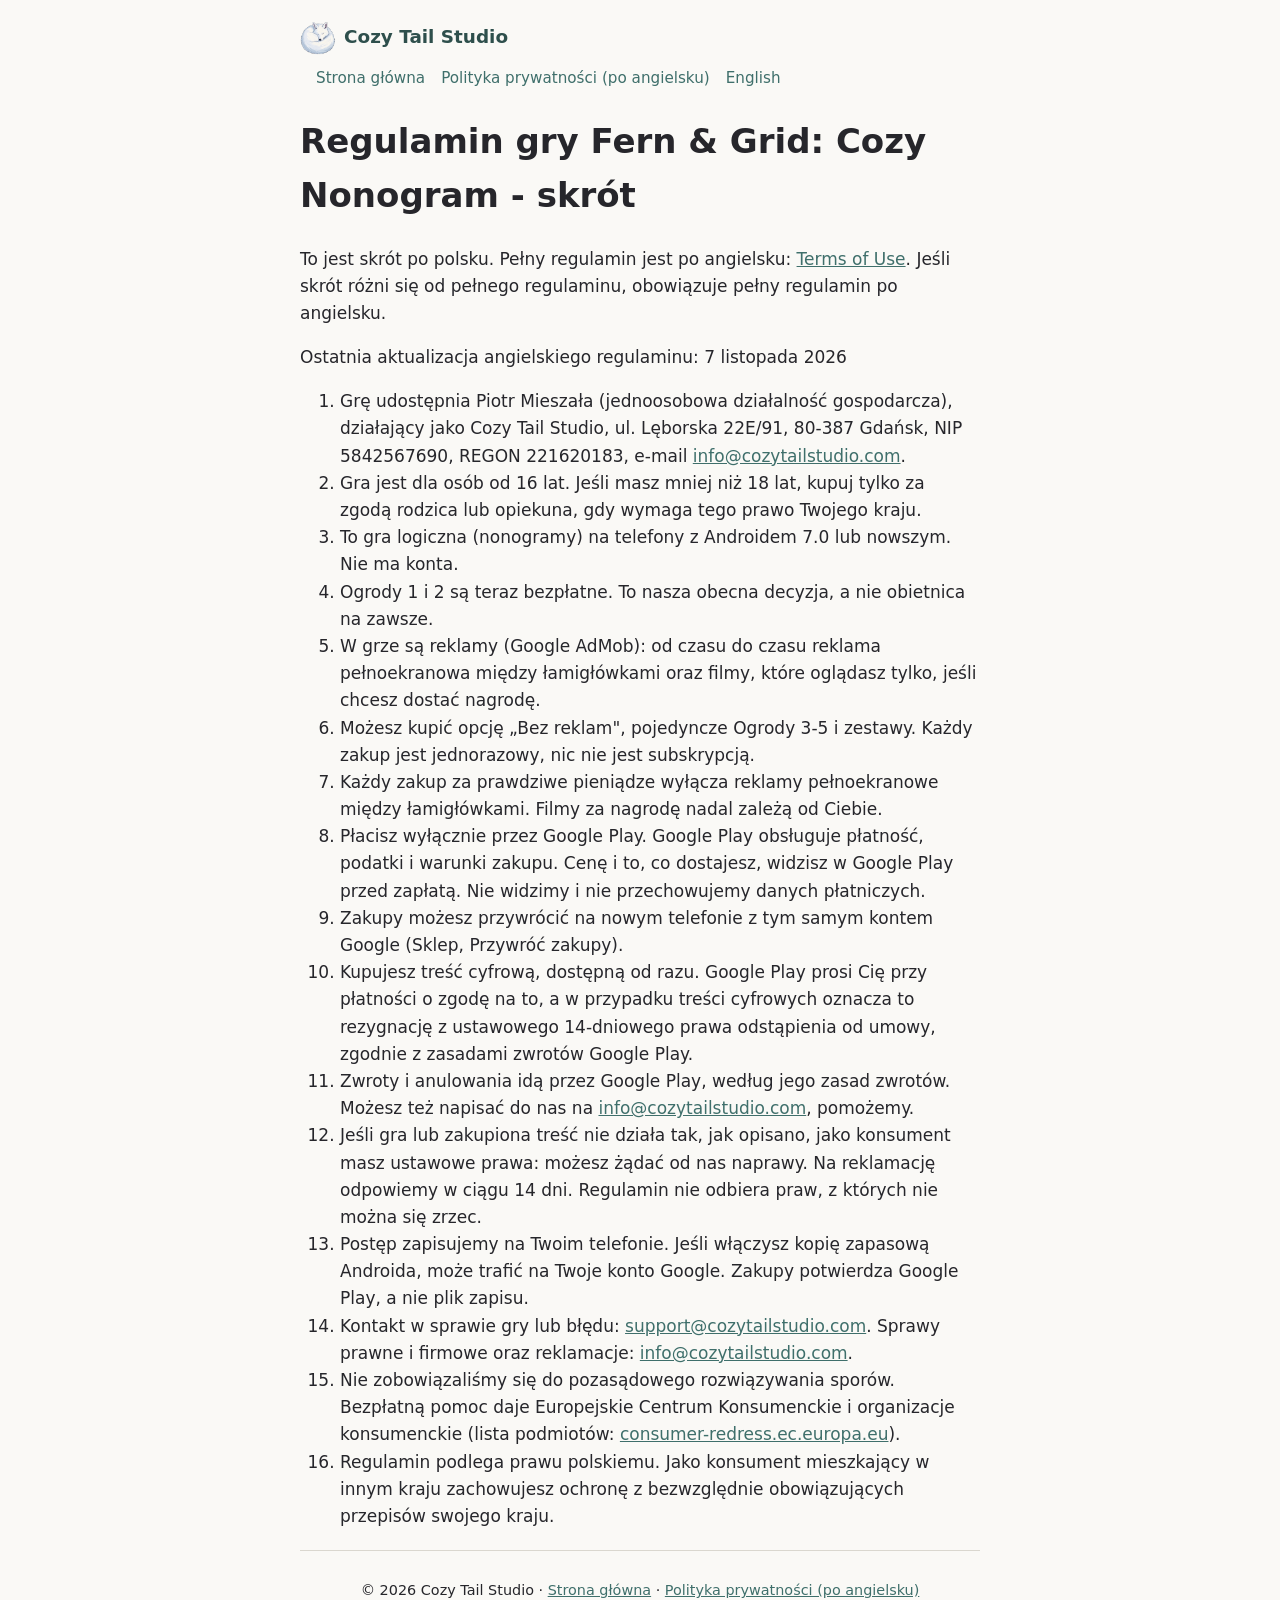
<file: terms-pl.html>
<!doctype html>
<html lang="pl">
<head>
<meta charset="utf-8">
<meta name="viewport" content="width=device-width,initial-scale=1">
<title>Regulamin (skrót) - Fern &amp; Grid: Cozy Nonogram - Cozy Tail Studio</title>
<link rel="icon" href="img/favicon.png">
<link rel="stylesheet" href="style.css">
</head>
<body>
<div class="wrap">
<header><a class="brand" href="index.html"><img src="img/logo.png" alt="" style="height:36px;width:36px;vertical-align:middle;margin-right:8px">Cozy Tail Studio</a><nav><a href="index.html">Strona główna</a><a href="privacy.html">Polityka prywatności (po angielsku)</a><a href="terms.html" lang="en" hreflang="en">English</a></nav></header>
<div class="policy">
<h1>Regulamin gry Fern &amp; Grid: Cozy Nonogram - skrót</h1>
<p>To jest skrót po polsku. Pełny regulamin jest po angielsku: <a href="terms.html" lang="en" hreflang="en">Terms of Use</a>. Jeśli skrót różni się od pełnego regulaminu, obowiązuje pełny regulamin po angielsku.</p>
<p>Ostatnia aktualizacja angielskiego regulaminu: 7 listopada 2026</p>

<ol>
<li>Grę udostępnia Piotr Mieszała (jednoosobowa działalność gospodarcza), działający jako Cozy Tail Studio, ul. Lęborska 22E/91, 80-387 Gdańsk, NIP 5842567690, REGON 221620183, e-mail <a href="mailto:info@cozytailstudio.com">info@cozytailstudio.com</a>.</li>
<li>Gra jest dla osób od 16 lat. Jeśli masz mniej niż 18 lat, kupuj tylko za zgodą rodzica lub opiekuna, gdy wymaga tego prawo Twojego kraju.</li>
<li>To gra logiczna (nonogramy) na telefony z Androidem 7.0 lub nowszym. Nie ma konta.</li>
<li>Ogrody 1 i 2 są teraz bezpłatne. To nasza obecna decyzja, a nie obietnica na zawsze.</li>
<li>W grze są reklamy (Google AdMob): od czasu do czasu reklama pełnoekranowa między łamigłówkami oraz filmy, które oglądasz tylko, jeśli chcesz dostać nagrodę.</li>
<li>Możesz kupić opcję „Bez reklam", pojedyncze Ogrody 3-5 i zestawy. Każdy zakup jest jednorazowy, nic nie jest subskrypcją.</li>
<li>Każdy zakup za prawdziwe pieniądze wyłącza reklamy pełnoekranowe między łamigłówkami. Filmy za nagrodę nadal zależą od Ciebie.</li>
<li>Płacisz wyłącznie przez Google Play. Google Play obsługuje płatność, podatki i warunki zakupu. Cenę i to, co dostajesz, widzisz w Google Play przed zapłatą. Nie widzimy i nie przechowujemy danych płatniczych.</li>
<li>Zakupy możesz przywrócić na nowym telefonie z tym samym kontem Google (Sklep, Przywróć zakupy).</li>
<li>Kupujesz treść cyfrową, dostępną od razu. Google Play prosi Cię przy płatności o zgodę na to, a w przypadku treści cyfrowych oznacza to rezygnację z ustawowego 14-dniowego prawa odstąpienia od umowy, zgodnie z zasadami zwrotów Google Play.</li>
<li>Zwroty i anulowania idą przez Google Play, według jego zasad zwrotów. Możesz też napisać do nas na <a href="mailto:info@cozytailstudio.com">info@cozytailstudio.com</a>, pomożemy.</li>
<li>Jeśli gra lub zakupiona treść nie działa tak, jak opisano, jako konsument masz ustawowe prawa: możesz żądać od nas naprawy. Na reklamację odpowiemy w ciągu 14 dni. Regulamin nie odbiera praw, z których nie można się zrzec.</li>
<li>Postęp zapisujemy na Twoim telefonie. Jeśli włączysz kopię zapasową Androida, może trafić na Twoje konto Google. Zakupy potwierdza Google Play, a nie plik zapisu.</li>
<li>Kontakt w sprawie gry lub błędu: <a href="mailto:support@cozytailstudio.com">support@cozytailstudio.com</a>. Sprawy prawne i firmowe oraz reklamacje: <a href="mailto:info@cozytailstudio.com">info@cozytailstudio.com</a>.</li>
<li>Nie zobowiązaliśmy się do pozasądowego rozwiązywania sporów. Bezpłatną pomoc daje Europejskie Centrum Konsumenckie i organizacje konsumenckie (lista podmiotów: <a href="https://consumer-redress.ec.europa.eu">consumer-redress.ec.europa.eu</a>).</li>
<li>Regulamin podlega prawu polskiemu. Jako konsument mieszkający w innym kraju zachowujesz ochronę z bezwzględnie obowiązujących przepisów swojego kraju.</li>
</ol>
</div>
<footer>&copy; 2026 Cozy Tail Studio &middot; <a href="index.html">Strona główna</a> &middot; <a href="privacy.html">Polityka prywatności (po angielsku)</a></footer>
</div></body></html>
</file>
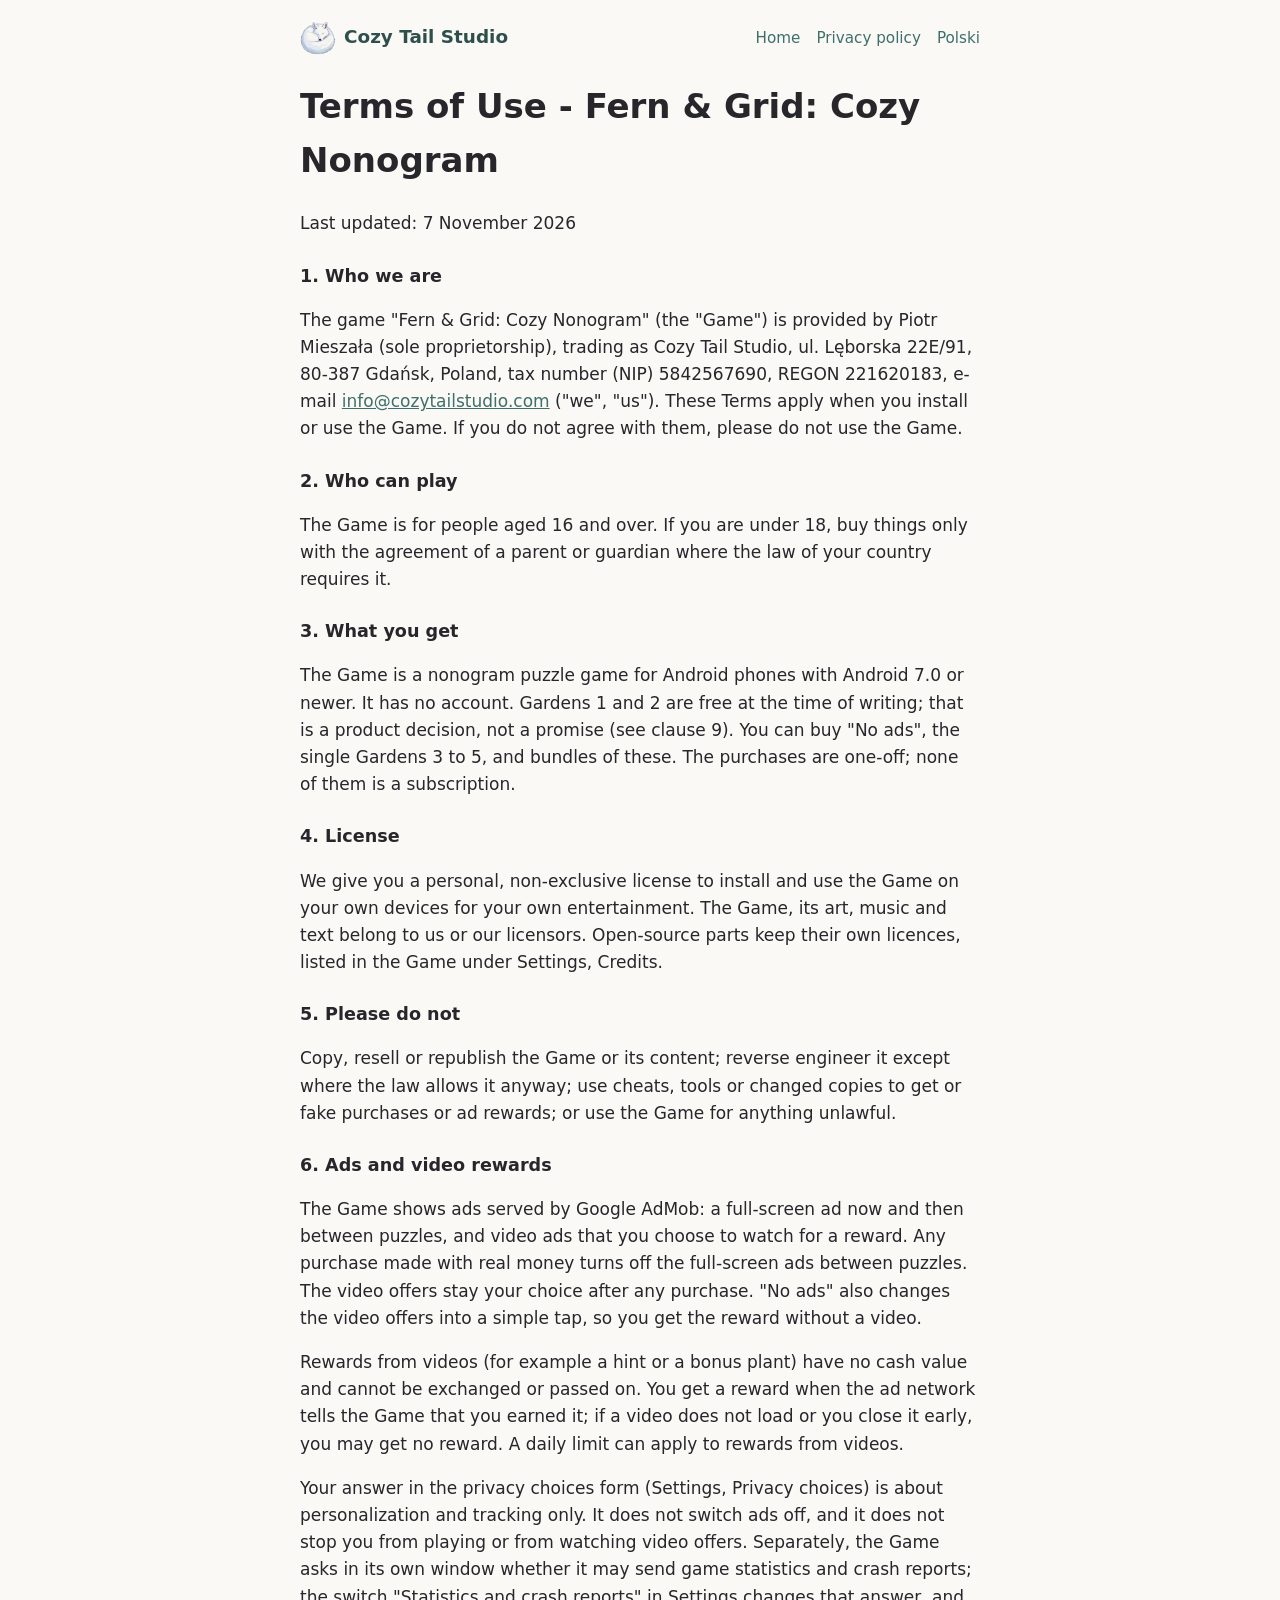
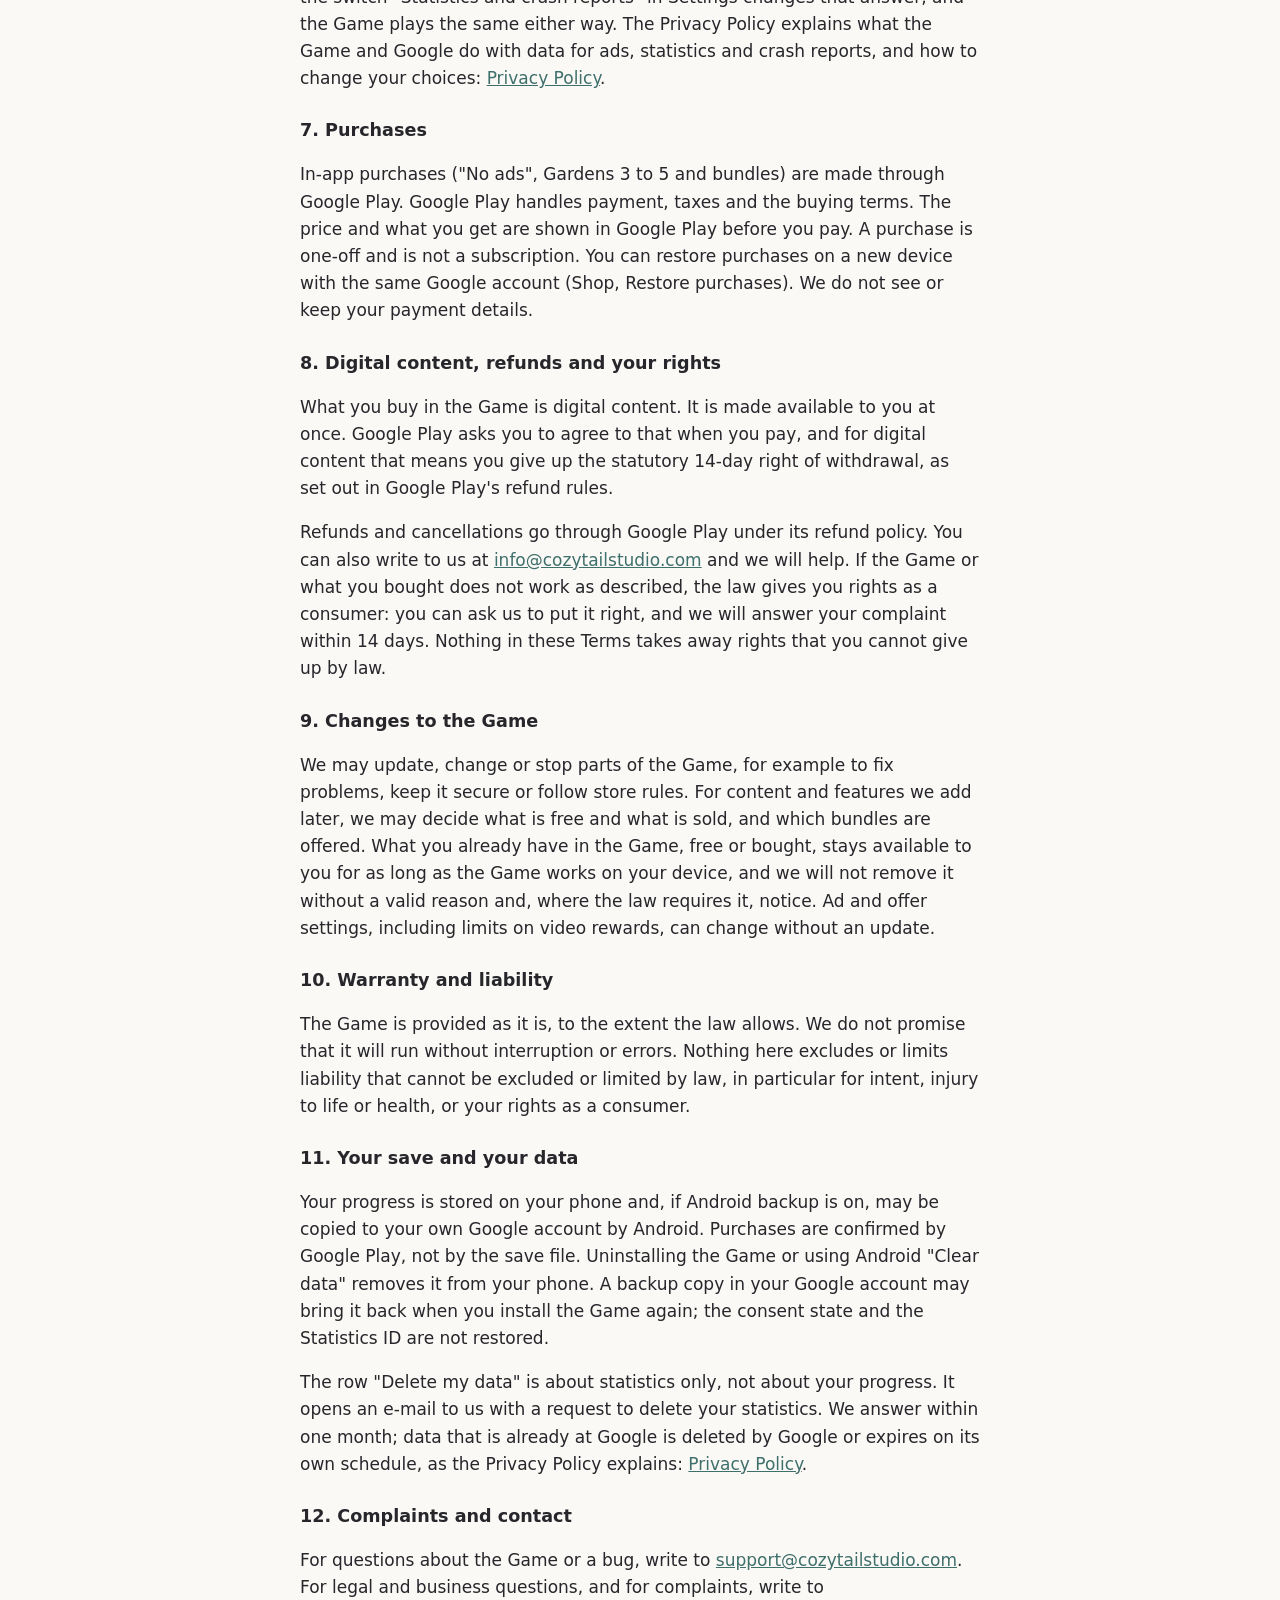
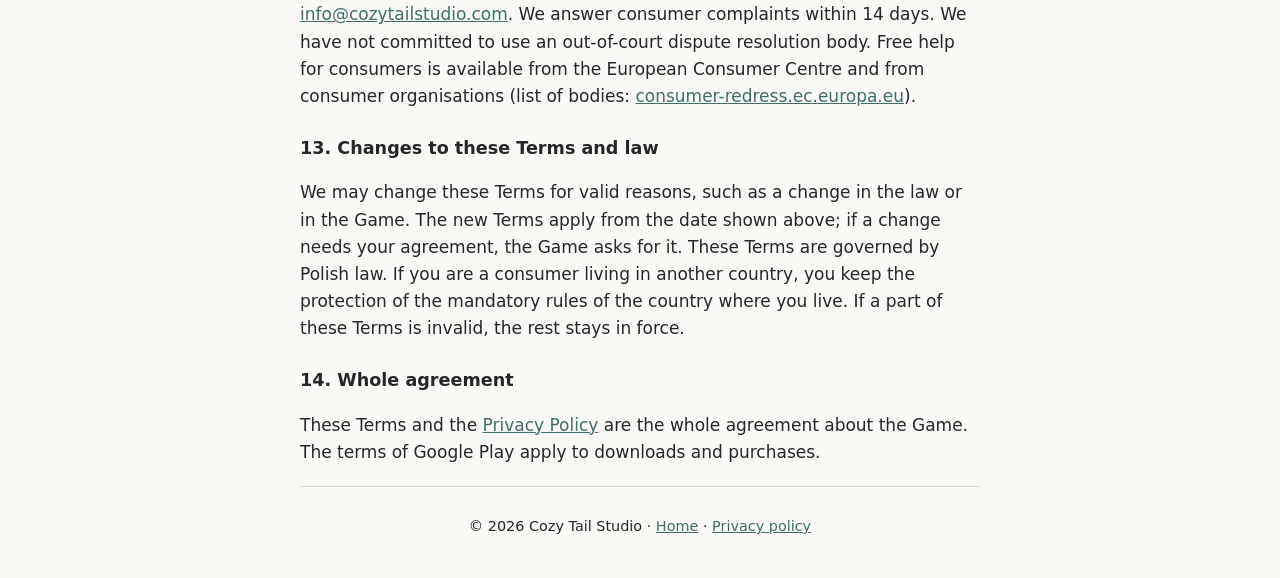
<file: terms.html>
<!doctype html>
<html lang="en">
<head>
<meta charset="utf-8">
<meta name="viewport" content="width=device-width,initial-scale=1">
<title>Terms of Use - Fern &amp; Grid: Cozy Nonogram - Cozy Tail Studio</title>
<link rel="icon" href="img/favicon.png">
<link rel="stylesheet" href="style.css">
</head>
<body>
<div class="wrap">
<header><a class="brand" href="index.html"><img src="img/logo.png" alt="" style="height:36px;width:36px;vertical-align:middle;margin-right:8px">Cozy Tail Studio</a><nav><a href="index.html">Home</a><a href="privacy.html">Privacy policy</a><a href="terms-pl.html" lang="pl" hreflang="pl">Polski</a></nav></header>
<div class="policy">
<h1>Terms of Use - Fern &amp; Grid: Cozy Nonogram</h1>
<p>Last updated: 7 November 2026</p>

<h3>1. Who we are</h3>
<p>The game "Fern &amp; Grid: Cozy Nonogram" (the "Game") is provided by Piotr Mieszała (sole proprietorship), trading as Cozy Tail Studio, ul. Lęborska 22E/91, 80-387 Gdańsk, Poland, tax number (NIP) 5842567690, REGON 221620183, e-mail <a href="mailto:info@cozytailstudio.com">info@cozytailstudio.com</a> ("we", "us"). These Terms apply when you install or use the Game. If you do not agree with them, please do not use the Game.</p>

<h3>2. Who can play</h3>
<p>The Game is for people aged 16 and over. If you are under 18, buy things only with the agreement of a parent or guardian where the law of your country requires it.</p>

<h3>3. What you get</h3>
<p>The Game is a nonogram puzzle game for Android phones with Android 7.0 or newer. It has no account. Gardens 1 and 2 are free at the time of writing; that is a product decision, not a promise (see clause 9). You can buy "No ads", the single Gardens 3 to 5, and bundles of these. The purchases are one-off; none of them is a subscription.</p>

<h3>4. License</h3>
<p>We give you a personal, non-exclusive license to install and use the Game on your own devices for your own entertainment. The Game, its art, music and text belong to us or our licensors. Open-source parts keep their own licences, listed in the Game under Settings, Credits.</p>

<h3>5. Please do not</h3>
<p>Copy, resell or republish the Game or its content; reverse engineer it except where the law allows it anyway; use cheats, tools or changed copies to get or fake purchases or ad rewards; or use the Game for anything unlawful.</p>

<h3>6. Ads and video rewards</h3>
<p>The Game shows ads served by Google AdMob: a full-screen ad now and then between puzzles, and video ads that you choose to watch for a reward. Any purchase made with real money turns off the full-screen ads between puzzles. The video offers stay your choice after any purchase. "No ads" also changes the video offers into a simple tap, so you get the reward without a video.</p>
<p>Rewards from videos (for example a hint or a bonus plant) have no cash value and cannot be exchanged or passed on. You get a reward when the ad network tells the Game that you earned it; if a video does not load or you close it early, you may get no reward. A daily limit can apply to rewards from videos.</p>
<p>Your answer in the privacy choices form (Settings, Privacy choices) is about personalization and tracking only. It does not switch ads off, and it does not stop you from playing or from watching video offers. Separately, the Game asks in its own window whether it may send game statistics and crash reports; the switch "Statistics and crash reports" in Settings changes that answer, and the Game plays the same either way. The Privacy Policy explains what the Game and Google do with data for ads, statistics and crash reports, and how to change your choices: <a href="privacy.html">Privacy Policy</a>.</p>

<h3>7. Purchases</h3>
<p>In-app purchases ("No ads", Gardens 3 to 5 and bundles) are made through Google Play. Google Play handles payment, taxes and the buying terms. The price and what you get are shown in Google Play before you pay. A purchase is one-off and is not a subscription. You can restore purchases on a new device with the same Google account (Shop, Restore purchases). We do not see or keep your payment details.</p>

<h3>8. Digital content, refunds and your rights</h3>
<p>What you buy in the Game is digital content. It is made available to you at once. Google Play asks you to agree to that when you pay, and for digital content that means you give up the statutory 14-day right of withdrawal, as set out in Google Play's refund rules.</p>
<p>Refunds and cancellations go through Google Play under its refund policy. You can also write to us at <a href="mailto:info@cozytailstudio.com">info@cozytailstudio.com</a> and we will help. If the Game or what you bought does not work as described, the law gives you rights as a consumer: you can ask us to put it right, and we will answer your complaint within 14 days. Nothing in these Terms takes away rights that you cannot give up by law.</p>

<h3>9. Changes to the Game</h3>
<p>We may update, change or stop parts of the Game, for example to fix problems, keep it secure or follow store rules. For content and features we add later, we may decide what is free and what is sold, and which bundles are offered. What you already have in the Game, free or bought, stays available to you for as long as the Game works on your device, and we will not remove it without a valid reason and, where the law requires it, notice. Ad and offer settings, including limits on video rewards, can change without an update.</p>

<h3>10. Warranty and liability</h3>
<p>The Game is provided as it is, to the extent the law allows. We do not promise that it will run without interruption or errors. Nothing here excludes or limits liability that cannot be excluded or limited by law, in particular for intent, injury to life or health, or your rights as a consumer.</p>

<h3>11. Your save and your data</h3>
<p>Your progress is stored on your phone and, if Android backup is on, may be copied to your own Google account by Android. Purchases are confirmed by Google Play, not by the save file. Uninstalling the Game or using Android "Clear data" removes it from your phone. A backup copy in your Google account may bring it back when you install the Game again; the consent state and the Statistics ID are not restored.</p>
<p>The row "Delete my data" is about statistics only, not about your progress. It opens an e-mail to us with a request to delete your statistics. We answer within one month; data that is already at Google is deleted by Google or expires on its own schedule, as the Privacy Policy explains: <a href="privacy.html">Privacy Policy</a>.</p>

<h3>12. Complaints and contact</h3>
<p>For questions about the Game or a bug, write to <a href="mailto:support@cozytailstudio.com">support@cozytailstudio.com</a>. For legal and business questions, and for complaints, write to <a href="mailto:info@cozytailstudio.com">info@cozytailstudio.com</a>. We answer consumer complaints within 14 days. We have not committed to use an out-of-court dispute resolution body. Free help for consumers is available from the European Consumer Centre and from consumer organisations (list of bodies: <a href="https://consumer-redress.ec.europa.eu">consumer-redress.ec.europa.eu</a>).</p>

<h3>13. Changes to these Terms and law</h3>
<p>We may change these Terms for valid reasons, such as a change in the law or in the Game. The new Terms apply from the date shown above; if a change needs your agreement, the Game asks for it. These Terms are governed by Polish law. If you are a consumer living in another country, you keep the protection of the mandatory rules of the country where you live. If a part of these Terms is invalid, the rest stays in force.</p>

<h3>14. Whole agreement</h3>
<p>These Terms and the <a href="privacy.html">Privacy Policy</a> are the whole agreement about the Game. The terms of Google Play apply to downloads and purchases.</p>
</div>
<footer>&copy; 2026 Cozy Tail Studio &middot; <a href="index.html">Home</a> &middot; <a href="privacy.html">Privacy policy</a></footer>
</div></body></html>
</file>
<file: style.css>
:root{--cream:#FAF9F6;--green:#3F6F6B;--green-d:#2E4F4C;--terra:#3F6F6B;--butter:#E9E6DF;--blush:#EFEDE8;--sky:#DAD7CF;--wood:#DAD7CF;--ink:#26262B}
*{box-sizing:border-box}
body{margin:0;background:var(--cream);color:var(--ink);font:17px/1.6 system-ui,-apple-system,"Segoe UI",Roboto,sans-serif}
.wrap{max-width:720px;margin:0 auto;padding:0 20px}
header{padding:20px 0 0;display:flex;justify-content:space-between;align-items:center;flex-wrap:wrap;gap:8px}
.brand{font-size:1.15rem;font-weight:bold;color:var(--green-d);text-decoration:none}
nav a{color:var(--terra);margin-left:16px;text-decoration:none;font-size:.95rem}
nav a:hover,.brand:hover{text-decoration:underline}
.hero{text-align:center;padding:36px 0 24px}
.hero h1{font-size:2rem;line-height:1.2;margin:0 0 10px;color:var(--green-d)}
.hero p{max-width:480px;margin:0 auto;font-size:1.1rem}
.plants{display:flex;justify-content:center;gap:4px;margin:28px 0 8px}
.plants img{width:23%;max-width:150px;height:auto}
section{padding:22px 0;border-top:1px solid var(--wood)}
h2{color:var(--green-d);font-size:1.4rem;margin:0 0 8px}
.card{background:#fff;border:1px solid var(--wood);border-radius:14px;padding:18px 20px}
.badge{display:inline-block;background:var(--butter);color:var(--ink);border-radius:20px;padding:3px 12px;font-size:.85rem;margin-bottom:8px}
a{color:var(--terra)}
footer{padding:28px 0 40px;font-size:.9rem;text-align:center;border-top:1px solid var(--wood);margin-top:20px}
.draft{background:var(--blush);border-radius:10px;padding:12px 16px;font-size:.9rem}
.ph{background:var(--butter);padding:0 3px;border-radius:3px}
table{border-collapse:collapse;width:100%;font-size:.9rem;margin:10px 0}
td,th{border:1px solid var(--wood);padding:6px 8px;text-align:left;vertical-align:top}
.policy h3{margin:24px 0 6px;font-size:1.1rem}.policy h4{margin:16px 0 4px;font-size:1rem}
</file>
